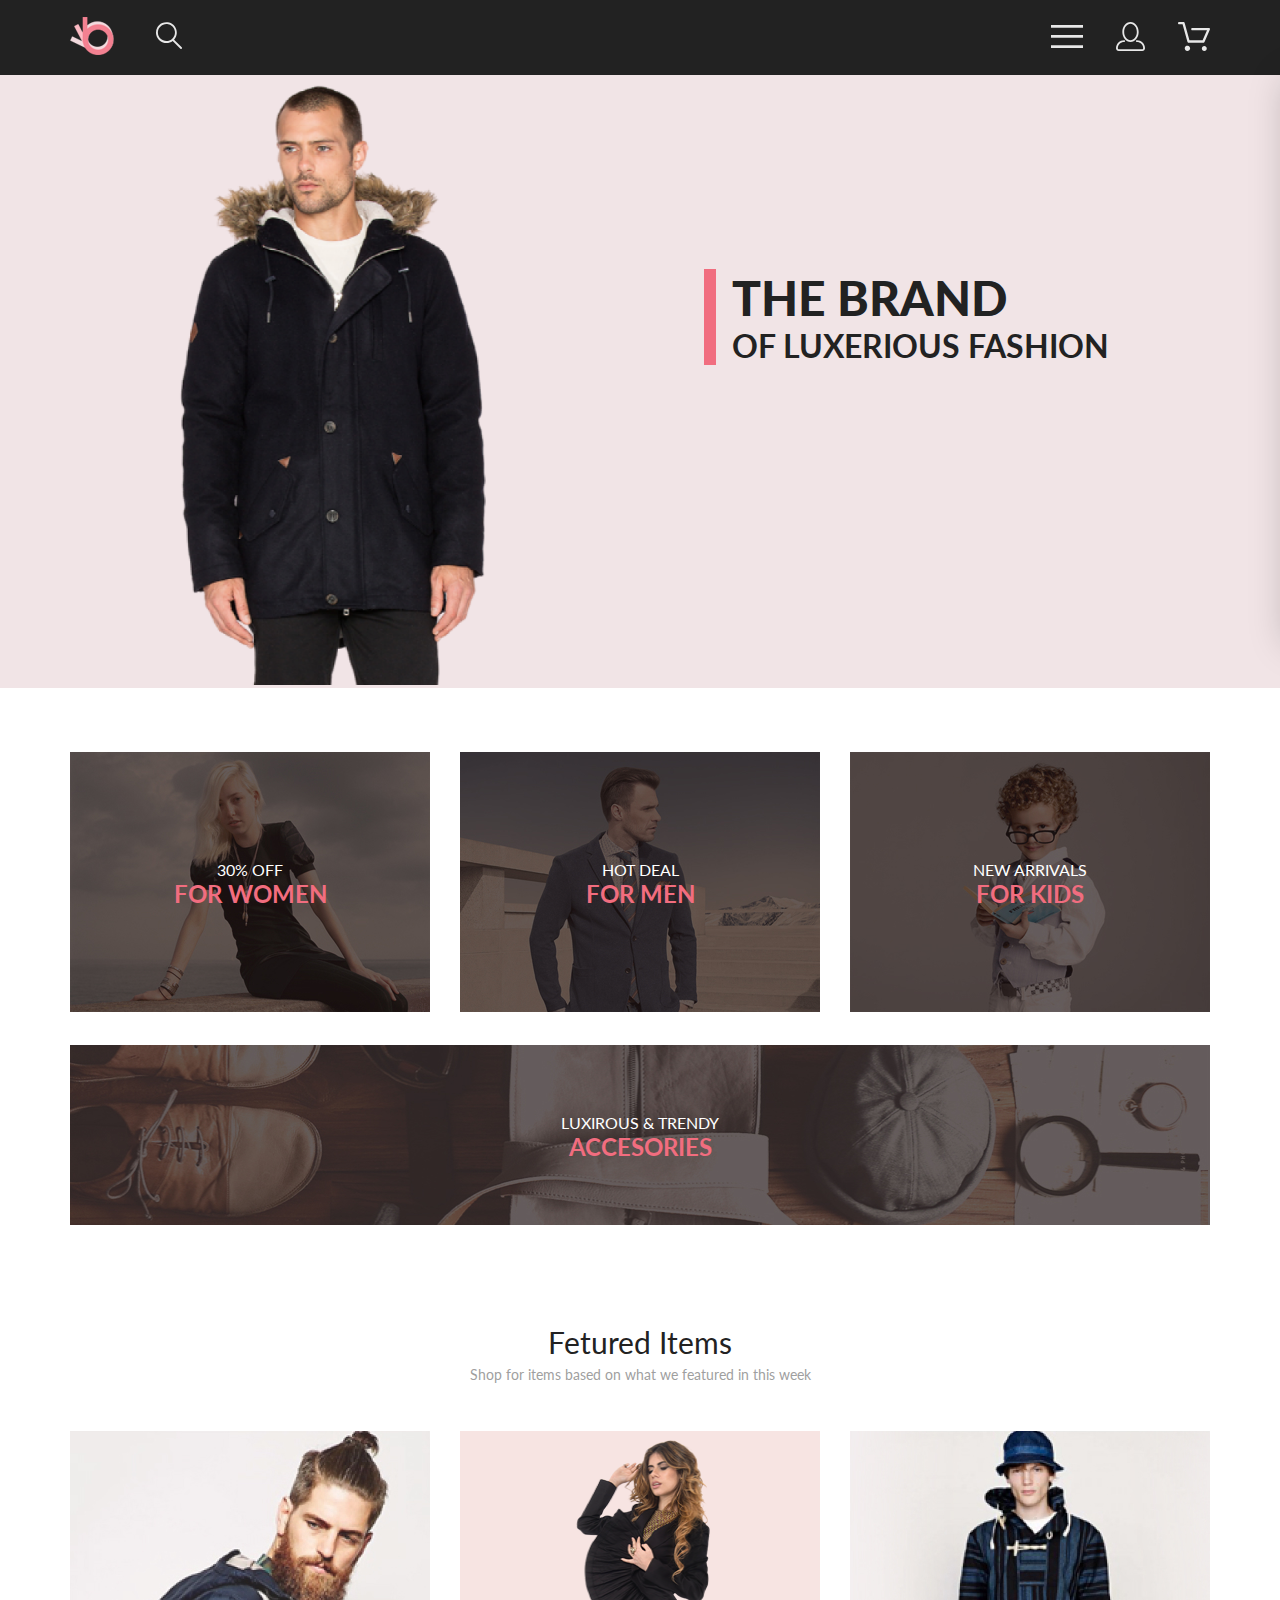
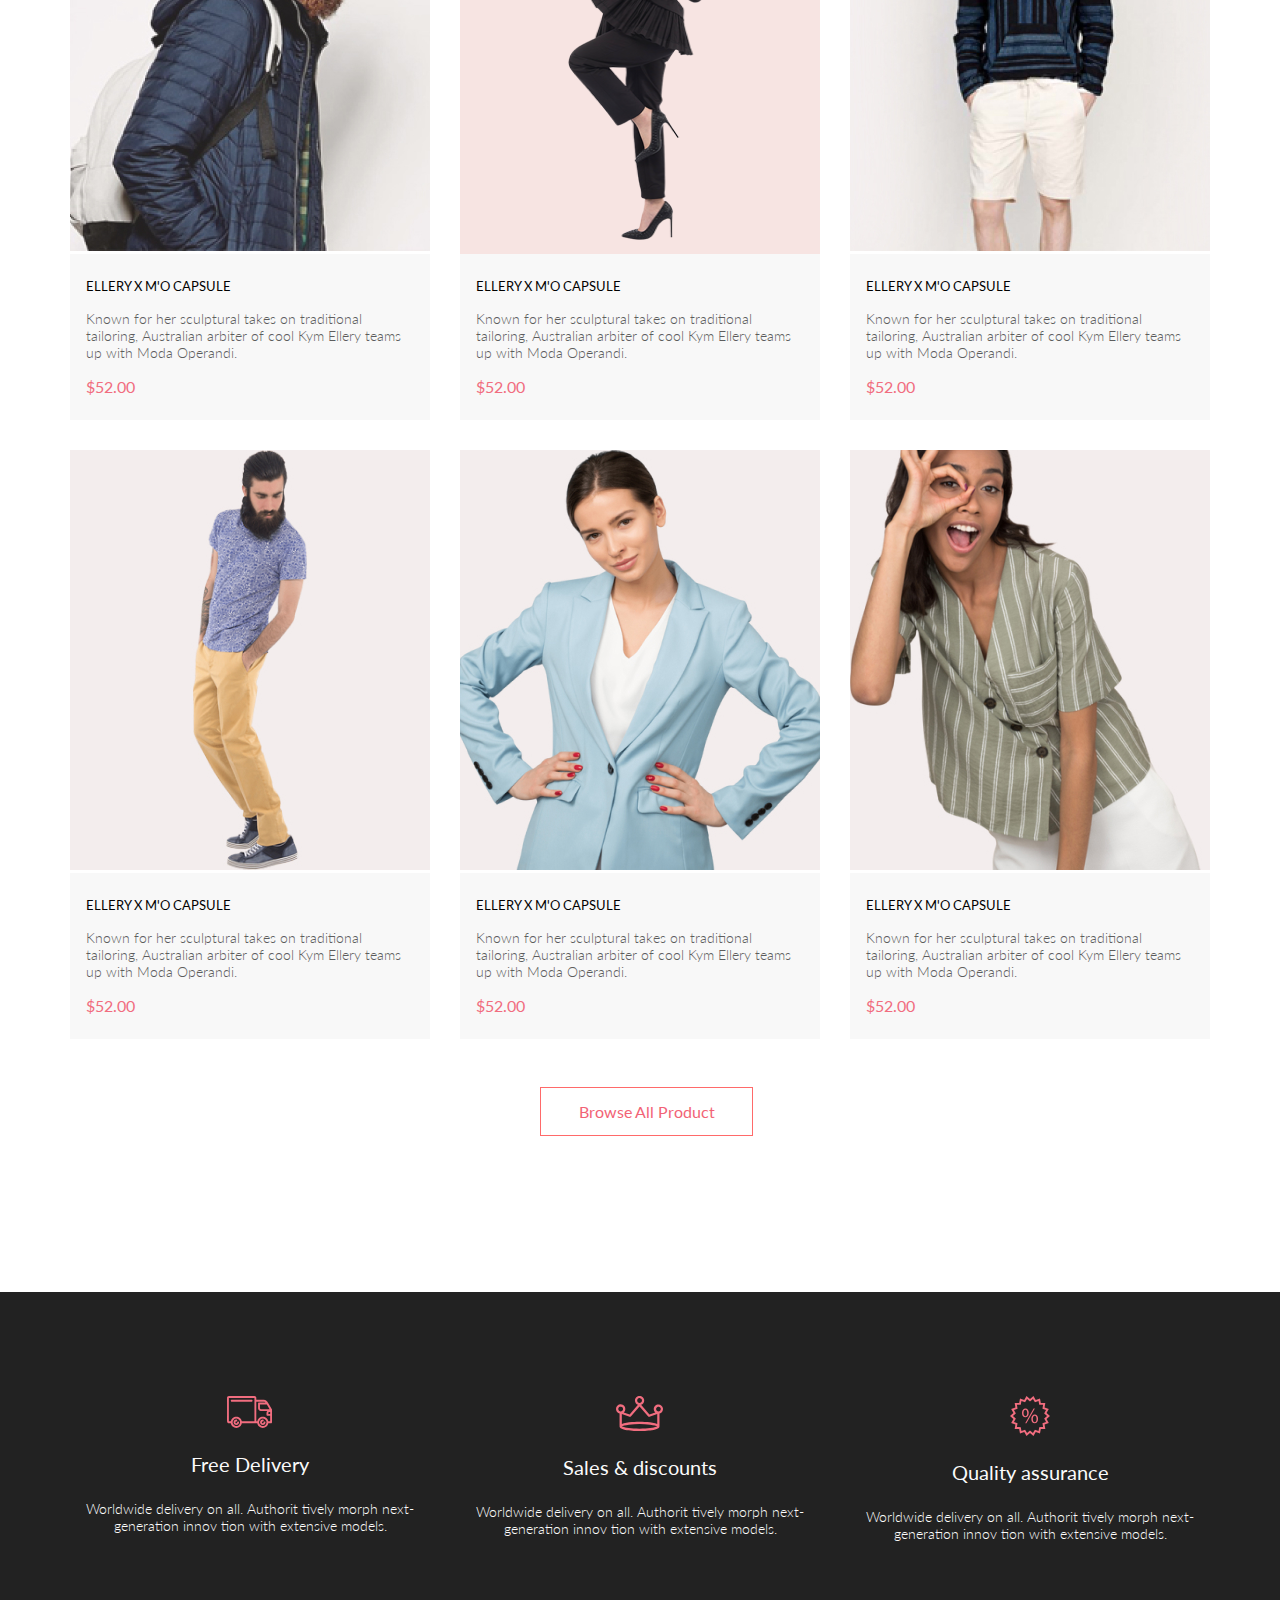
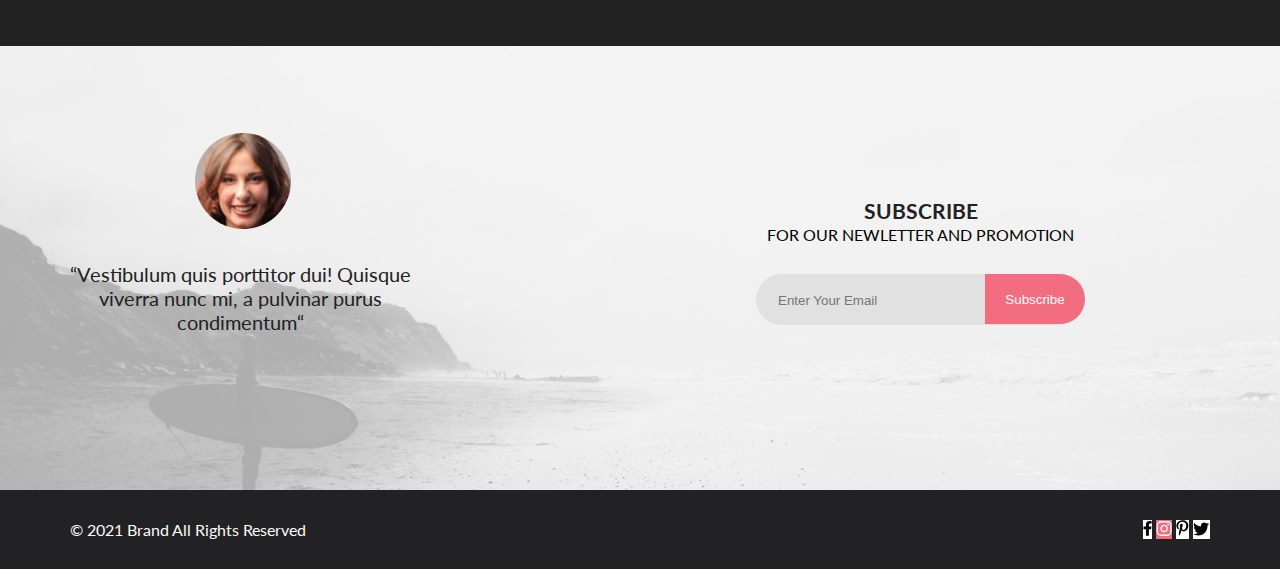
<file: index.html>
<!DOCTYPE html>
<html lang="en">

<head>
    <link rel="preconnect" href="https://fonts.googleapis.com">
    <link rel="preconnect" href="https://fonts.gstatic.com" crossorigin>
    <link href="https://fonts.googleapis.com/css2?family=Lato:wght@300;400;700;900&display=swap" rel="stylesheet">
    <meta charset="UTF-8">
    <meta http-equiv="X-UA-Compatible" content="IE=edge">
    <meta name="viewport" content="width=device-width, initial-scale=1.0">
    <title>Document</title>
    <link rel="stylesheet" href="style.css">
</head>

<body>
    <div class="top">
        <header class="header center">
            <div class="header__left">
                <a href="index.html"><img src="img/logo.png" alt="logo"></a>
                <a href="#"><img src="img/search.svg" alt="search"></a>
            </div>
            <nav class="header__right">
                <label for="header__check"><img src="img/menu.svg" alt="menu"></label>
                <a class="header__link-site" href="registration.html"><img src="img/reg.svg" alt="reg"></a>
                <a class="header__link-site" href="cart.html"><img src="img/cart.svg" alt="cart"></a>
            </nav>
            <input class="header__checkbox" id="header__check" type="checkbox">
            <div class="mobile-menu">
                <div class="mobile-menu__link-site">
                    <a href="registration.html">
                        <svg width="29" height="29" viewBox="0 0 29 29" fill="none" xmlns="http://www.w3.org/2000/svg">
                            <path
                                d="M14.5 19.937C19 19.937 22.656 15.464 22.656 9.968C22.656 4.472 19 0 14.5 0C13.3631 0.0217413 12.2463 0.303398 11.2351 0.823397C10.2239 1.34339 9.34507 2.08794 8.66602 3C7.12663 4.99573 6.30819 7.45381 6.34399 9.974C6.34399 15.465 10 19.937 14.5 19.937ZM14.5 1.813C18 1.813 20.844 5.472 20.844 9.969C20.844 14.466 17.998 18.125 14.5 18.125C11.002 18.125 8.15603 14.465 8.15503 9.969C8.15403 5.473 11 1.813 14.5 1.813ZM20.844 18.125C20.6036 18.125 20.373 18.2205 20.203 18.3905C20.033 18.5605 19.9375 18.7911 19.9375 19.0315C19.9375 19.2719 20.033 19.5025 20.203 19.6725C20.373 19.8425 20.6036 19.938 20.844 19.938C22.526 19.9399 24.1386 20.6088 25.3279 21.7982C26.5172 22.9875 27.1861 24.6 27.188 26.282C27.1875 26.5221 27.0918 26.7523 26.922 26.9221C26.7522 27.0918 26.5221 27.1875 26.282 27.188H2.71997C2.47985 27.1875 2.24975 27.0918 2.07996 26.9221C1.91016 26.7523 1.81449 26.5221 1.81396 26.282C1.81608 24.6001 2.48517 22.9877 3.67444 21.7985C4.86371 20.6092 6.47608 19.9401 8.15796 19.938C8.39824 19.938 8.62868 19.8425 8.79858 19.6726C8.96849 19.5027 9.06396 19.2723 9.06396 19.032C9.06396 18.7917 8.96849 18.5613 8.79858 18.3914C8.62868 18.2215 8.39824 18.126 8.15796 18.126C5.99541 18.1279 3.92201 18.9875 2.39258 20.5164C0.863144 22.0453 0.00264777 24.1185 0 26.281C0.000794067 27.0019 0.287502 27.693 0.797241 28.2027C1.30698 28.7125 1.99811 28.9992 2.71899 29H26.282C27.0027 28.9989 27.6936 28.7121 28.2031 28.2024C28.7126 27.6927 28.9992 27.0017 29 26.281C28.9974 24.1187 28.1372 22.0457 26.6083 20.5168C25.0793 18.9878 23.0063 18.1276 20.844 18.125Z"
                                fill="black" />
                        </svg>
                    </a>
                    <a href="cart.html">
                        <svg width="32" height="29" viewBox="0 0 32 29" fill="none" xmlns="http://www.w3.org/2000/svg">
                            <path
                                d="M26.2009 29C25.5532 28.9738 24.9415 28.6948 24.4972 28.2227C24.0529 27.7506 23.8114 27.1232 23.8245 26.475C23.8376 25.8269 24.1043 25.2097 24.5673 24.7559C25.0303 24.3022 25.6527 24.048 26.301 24.048C26.9493 24.048 27.5717 24.3022 28.0347 24.7559C28.4977 25.2097 28.7644 25.8269 28.7775 26.475C28.7906 27.1232 28.549 27.7506 28.1047 28.2227C27.6604 28.6948 27.0488 28.9738 26.401 29H26.2009ZM6.75293 26.32C6.75293 25.79 6.91011 25.2718 7.20459 24.8311C7.49907 24.3904 7.91764 24.0469 8.40735 23.844C8.89705 23.6412 9.43594 23.5881 9.95581 23.6915C10.4757 23.7949 10.9532 24.0502 11.328 24.425C11.7028 24.7998 11.9581 25.2773 12.0615 25.7972C12.1649 26.317 12.1118 26.8559 11.9089 27.3456C11.7061 27.8353 11.3626 28.2539 10.9219 28.5483C10.4812 28.8428 9.96304 29 9.43298 29C9.08087 29.0003 8.73212 28.9311 8.40674 28.7966C8.08136 28.662 7.78569 28.4646 7.53662 28.2158C7.28755 27.9669 7.09001 27.6713 6.9552 27.3461C6.82039 27.0208 6.75098 26.6721 6.75098 26.32H6.75293ZM10.553 20.686C10.2935 20.6868 10.0409 20.6024 9.83411 20.4457C9.62727 20.2891 9.47758 20.0689 9.40796 19.819L4.57495 2.36401H1.18201C0.868521 2.36401 0.567859 2.23947 0.346191 2.01781C0.124523 1.79614 0 1.49549 0 1.18201C0 0.868519 0.124523 0.567873 0.346191 0.346205C0.567859 0.124537 0.868521 5.81268e-06 1.18201 5.81268e-06H5.46301C5.7225 -0.00080736 5.97504 0.0837201 6.18176 0.240568C6.38848 0.397416 6.53784 0.617884 6.60693 0.868006L11.4399 18.323H24.6179L29.001 8.27501H14.401C14.2428 8.27961 14.0854 8.25242 13.9379 8.19507C13.7904 8.13771 13.6559 8.05134 13.5424 7.94108C13.4288 7.83082 13.3386 7.69891 13.277 7.55315C13.2154 7.40739 13.1836 7.25075 13.1836 7.0925C13.1836 6.93426 13.2154 6.77762 13.277 6.63186C13.3386 6.4861 13.4288 6.35419 13.5424 6.24393C13.6559 6.13367 13.7904 6.0473 13.9379 5.98994C14.0854 5.93259 14.2428 5.90541 14.401 5.91001H30.814C31.0097 5.90996 31.2022 5.95866 31.3744 6.05172C31.5465 6.14478 31.6928 6.27926 31.7999 6.44301C31.9078 6.60729 31.9734 6.79569 31.9908 6.99145C32.0083 7.18721 31.9771 7.38424 31.9 7.565L26.495 19.977C26.4026 20.1876 26.251 20.3668 26.0585 20.4927C25.866 20.6186 25.641 20.6858 25.411 20.686H10.553Z"
                                fill="black" />
                        </svg>

                    </a>
                </div>
                <h3 class="mobile-menu__heading">MENU</h3>
                <div class="mobile-menu__box">
                    <div class="mobile-menu__item">
                        <a href="catalog.html" class="mobile-menu__title">MAN</a>
                        <ul class="mobile-menu__list">
                            <li><a class="mobile-menu__link" href="#">Accessories</a></li>
                            <li><a class="mobile-menu__link" href="#">Bags</a></li>
                            <li><a class="mobile-menu__link" href="#">Denim</a></li>
                            <li><a class="mobile-menu__link" href="#">T-Shirts</a></li>
                        </ul>
                    </div>
                    <div class="mobile-menu__item">
                        <a href="catalog.html" class="mobile-menu__title">WOMAN</a>
                        <ul class="mobile-menu__list">
                            <li><a class="mobile-menu__link" href="">Accessories</a></li>
                            <li><a class="mobile-menu__link" href="">Bags</a></li>
                            <li><a class="mobile-menu__link" href="">Denim</a></li>
                            <li><a class="mobile-menu__link" href="">T-Shirts</a></li>
                        </ul>
                    </div>
                    <div class="mobile-menu__item">
                        <a href="catalog.html" class="mobile-menu__title">KIDS</a>
                        <ul class="mobile-menu__list">
                            <li><a class="mobile-menu__link" href="">Accessories</a></li>
                            <li><a class="mobile-menu__link" href="">Bags</a></li>
                            <li><a class="mobile-menu__link" href="">Denim</a></li>
                            <li><a class="mobile-menu__link" href="">T-Shirts</a></li>
                        </ul>
                    </div>
                </div>
            </div>
        </header>
        <section class="promo">
            <div class="promo__img">
                <img src="img/promo.png" alt="photo promo">
            </div>
            <div class="promo__content">
                <div class="promo__info">
                    <h1 class="promo__title">THE BRAND</h1>
                    <h2 class="promo__heading">OF LUXERIOUS FASHION</h2>
                </div>
            </div>
        </section>
        <section class="sale center">
            <div class="sale__item">
                <img src="img/si1.jpg" alt="sale image">
                <div class="sale__content">
                    <p class="sale__text">30% OFF</p>
                    <h3 class="sale__heading">FOR WOMEN</h3>
                </div>
            </div>
            <div class="sale__item">
                <img src="img/si2.jpg" alt="sale image">
                <div class="sale__content">
                    <p class="sale__text">HOT DEAL</p>
                    <h3 class="sale__heading">FOR MEN</h3>
                </div>
            </div>
            <div class="sale__item">
                <img src="img/si3.jpg" alt="sale image">
                <div class="sale__content">
                    <p class="sale__text">NEW ARRIVALS</p>
                    <h3 class="sale__heading">FOR KIDS</h3>
                </div>
            </div>
            <div class="sale__item sale__item_big">
                <img src="img/sibig.jpg" alt="sale image">
                <div class="sale__content">
                    <p class="sale__text">LUXIROUS & TRENDY</p>
                    <h3 class="sale__heading">ACCESORIES</h3>
                </div>
            </div>
        </section>
        <section class="product-box center">
            <h2 class="product-box__heading">Fetured Items</h2>
            <p class="product-box__text">Shop for items based on what we featured in this week</p>
            <div class="product-box__content">
                <div class="product">
                    <img class="product__img" src="img/product1.jpg" alt="">
                    <div class="product__content">
                        <a href="product.html" class="product__heading">ELLERY X M'O CAPSULE</a>
                        <p class="product__text">Known for her sculptural takes on traditional tailoring, Australian
                            arbiter
                            of cool Kym Ellery teams up with Moda Operandi.</p>
                        <p class="product__price">$52.00</p>
                    </div>
                    <a href="#" class="product__add"><svg width="27" height="25" viewBox="0 0 27 25" fill="none"
                            xmlns="http://www.w3.org/2000/svg">
                            <path
                                d="M21.9509 23.2667H21.8386C21.2294 23.2667 20.7177 22.7671 20.6735 22.1294C20.629 21.4607 21.1175 20.8785 21.7626 20.8346C21.788 20.8329 21.8145 20.832 21.8405 20.832C22.4575 20.832 22.9743 21.3219 23.0201 21.9487C23.0319 22.1971 22.9914 22.5514 22.736 22.8439L22.73 22.8507L22.7242 22.8575C22.5275 23.0912 22.2607 23.2321 21.9509 23.2667ZM8.21887 23.2604C7.5683 23.2604 7.03906 22.7174 7.03906 22.05C7.03906 21.3832 7.5683 20.8406 8.21887 20.8406C8.86945 20.8406 9.39868 21.3832 9.39868 22.05C9.39868 22.7174 8.86945 23.2604 8.21887 23.2604Z"
                                fill="white" />
                            <path
                                d="M21.876 22.2662C21.921 22.2549 21.9423 22.2339 21.96 22.2129C21.9678 22.2037 21.9756 22.1946 21.9835 22.1855C22.02 22.1438 22.0233 22.0553 22.0224 22.0105C22.0092 21.9044 21.9185 21.8315 21.8412 21.8315C21.8375 21.8315 21.8336 21.8317 21.8312 21.8318C21.7531 21.8372 21.6653 21.9409 21.6719 22.0625C21.6813 22.1793 21.7675 22.2662 21.8392 22.2662H21.876ZM8.21954 22.2599C8.31873 22.2599 8.39935 22.1655 8.39935 22.0496C8.39935 21.9341 8.31873 21.8401 8.21954 21.8401C8.12042 21.8401 8.03973 21.9341 8.03973 22.0496C8.03973 22.1655 8.12042 22.2599 8.21954 22.2599ZM21.9995 24.2662C21.9517 24.2662 21.8878 24.2662 21.8392 24.2662C20.7017 24.2662 19.7567 23.3545 19.6765 22.198C19.5964 20.9929 20.4937 19.9183 21.6953 19.8364C21.7441 19.8331 21.7928 19.8315 21.8412 19.8315C22.9799 19.8315 23.9413 20.7324 24.019 21.8884C24.0505 22.4915 23.8741 23.0612 23.4898 23.5012C23.1055 23.9575 22.5764 24.2177 21.9995 24.2662ZM8.21954 24.2599C7.01532 24.2599 6.03973 23.2709 6.03973 22.0496C6.03973 20.8291 7.01532 19.8401 8.21954 19.8401C9.42371 19.8401 10.3994 20.8291 10.3994 22.0496C10.3994 23.2709 9.42371 24.2599 8.21954 24.2599ZM21.1984 17.3938H9.13306C8.70013 17.3938 8.31586 17.1005 8.20331 16.6775L4.27753 2.24768H1.52173C0.993408 2.24768 0.560547 1.80859 0.560547 1.27039C0.560547 0.733032 0.993408 0.292969 1.52173 0.292969H4.99933C5.43134 0.292969 5.81561 0.586304 5.9281 1.01025L9.85394 15.4391H20.5576L24.1144 7.13379H12.2578C11.7286 7.13379 11.2957 6.69373 11.2957 6.15649C11.2957 5.61914 11.7286 5.17908 12.2578 5.17908H25.5886C25.9091 5.17908 26.2141 5.34192 26.3896 5.61914C26.566 5.89539 26.5984 6.23743 26.4697 6.547L22.0795 16.807C21.9193 17.1653 21.5827 17.3938 21.1984 17.3938Z"
                                fill="white" />
                            <path
                                d="M21.876 22.2662C21.921 22.2549 21.9423 22.2339 21.96 22.2129C21.9678 22.2037 21.9756 22.1946 21.9835 22.1855C22.02 22.1438 22.0233 22.0553 22.0224 22.0105C22.0092 21.9044 21.9185 21.8315 21.8412 21.8315C21.8375 21.8315 21.8336 21.8317 21.8312 21.8318C21.7531 21.8372 21.6653 21.9409 21.6719 22.0625C21.6813 22.1793 21.7675 22.2662 21.8392 22.2662H21.876ZM8.21954 22.2599C8.31873 22.2599 8.39935 22.1655 8.39935 22.0496C8.39935 21.9341 8.31873 21.8401 8.21954 21.8401C8.12042 21.8401 8.03973 21.9341 8.03973 22.0496C8.03973 22.1655 8.12042 22.2599 8.21954 22.2599ZM21.9995 24.2662C21.9517 24.2662 21.8878 24.2662 21.8392 24.2662C20.7017 24.2662 19.7567 23.3545 19.6765 22.198C19.5964 20.9929 20.4937 19.9183 21.6953 19.8364C21.7441 19.8331 21.7928 19.8315 21.8412 19.8315C22.9799 19.8315 23.9413 20.7324 24.019 21.8884C24.0505 22.4915 23.8741 23.0612 23.4898 23.5012C23.1055 23.9575 22.5764 24.2177 21.9995 24.2662ZM8.21954 24.2599C7.01532 24.2599 6.03973 23.2709 6.03973 22.0496C6.03973 20.8291 7.01532 19.8401 8.21954 19.8401C9.42371 19.8401 10.3994 20.8291 10.3994 22.0496C10.3994 23.2709 9.42371 24.2599 8.21954 24.2599ZM21.1984 17.3938H9.13306C8.70013 17.3938 8.31586 17.1005 8.20331 16.6775L4.27753 2.24768H1.52173C0.993408 2.24768 0.560547 1.80859 0.560547 1.27039C0.560547 0.733032 0.993408 0.292969 1.52173 0.292969H4.99933C5.43134 0.292969 5.81561 0.586304 5.9281 1.01025L9.85394 15.4391H20.5576L24.1144 7.13379H12.2578C11.7286 7.13379 11.2957 6.69373 11.2957 6.15649C11.2957 5.61914 11.7286 5.17908 12.2578 5.17908H25.5886C25.9091 5.17908 26.2141 5.34192 26.3896 5.61914C26.566 5.89539 26.5984 6.23743 26.4697 6.547L22.0795 16.807C21.9193 17.1653 21.5827 17.3938 21.1984 17.3938Z"
                                fill="white" />
                        </svg>
                        Add to Cart</a>
                </div>
                <div class="product girl1">
                    <img class="product__img girl" src="img/pr2.png" alt="">
                    <div class="product__content">
                        <a href="product.html" class="product__heading">ELLERY X M'O CAPSULE</a>
                        <p class="product__text">Known for her sculptural takes on traditional tailoring, Australian
                            arbiter
                            of cool Kym Ellery teams up with Moda Operandi.</p>
                        <p class="product__price">$52.00</p>
                    </div>
                    <a href="#" class="product__add"><svg width="27" height="25" viewBox="0 0 27 25" fill="none"
                            xmlns="http://www.w3.org/2000/svg">
                            <path
                                d="M21.9509 23.2667H21.8386C21.2294 23.2667 20.7177 22.7671 20.6735 22.1294C20.629 21.4607 21.1175 20.8785 21.7626 20.8346C21.788 20.8329 21.8145 20.832 21.8405 20.832C22.4575 20.832 22.9743 21.3219 23.0201 21.9487C23.0319 22.1971 22.9914 22.5514 22.736 22.8439L22.73 22.8507L22.7242 22.8575C22.5275 23.0912 22.2607 23.2321 21.9509 23.2667ZM8.21887 23.2604C7.5683 23.2604 7.03906 22.7174 7.03906 22.05C7.03906 21.3832 7.5683 20.8406 8.21887 20.8406C8.86945 20.8406 9.39868 21.3832 9.39868 22.05C9.39868 22.7174 8.86945 23.2604 8.21887 23.2604Z"
                                fill="white" />
                            <path
                                d="M21.876 22.2662C21.921 22.2549 21.9423 22.2339 21.96 22.2129C21.9678 22.2037 21.9756 22.1946 21.9835 22.1855C22.02 22.1438 22.0233 22.0553 22.0224 22.0105C22.0092 21.9044 21.9185 21.8315 21.8412 21.8315C21.8375 21.8315 21.8336 21.8317 21.8312 21.8318C21.7531 21.8372 21.6653 21.9409 21.6719 22.0625C21.6813 22.1793 21.7675 22.2662 21.8392 22.2662H21.876ZM8.21954 22.2599C8.31873 22.2599 8.39935 22.1655 8.39935 22.0496C8.39935 21.9341 8.31873 21.8401 8.21954 21.8401C8.12042 21.8401 8.03973 21.9341 8.03973 22.0496C8.03973 22.1655 8.12042 22.2599 8.21954 22.2599ZM21.9995 24.2662C21.9517 24.2662 21.8878 24.2662 21.8392 24.2662C20.7017 24.2662 19.7567 23.3545 19.6765 22.198C19.5964 20.9929 20.4937 19.9183 21.6953 19.8364C21.7441 19.8331 21.7928 19.8315 21.8412 19.8315C22.9799 19.8315 23.9413 20.7324 24.019 21.8884C24.0505 22.4915 23.8741 23.0612 23.4898 23.5012C23.1055 23.9575 22.5764 24.2177 21.9995 24.2662ZM8.21954 24.2599C7.01532 24.2599 6.03973 23.2709 6.03973 22.0496C6.03973 20.8291 7.01532 19.8401 8.21954 19.8401C9.42371 19.8401 10.3994 20.8291 10.3994 22.0496C10.3994 23.2709 9.42371 24.2599 8.21954 24.2599ZM21.1984 17.3938H9.13306C8.70013 17.3938 8.31586 17.1005 8.20331 16.6775L4.27753 2.24768H1.52173C0.993408 2.24768 0.560547 1.80859 0.560547 1.27039C0.560547 0.733032 0.993408 0.292969 1.52173 0.292969H4.99933C5.43134 0.292969 5.81561 0.586304 5.9281 1.01025L9.85394 15.4391H20.5576L24.1144 7.13379H12.2578C11.7286 7.13379 11.2957 6.69373 11.2957 6.15649C11.2957 5.61914 11.7286 5.17908 12.2578 5.17908H25.5886C25.9091 5.17908 26.2141 5.34192 26.3896 5.61914C26.566 5.89539 26.5984 6.23743 26.4697 6.547L22.0795 16.807C21.9193 17.1653 21.5827 17.3938 21.1984 17.3938Z"
                                fill="white" />
                            <path
                                d="M21.876 22.2662C21.921 22.2549 21.9423 22.2339 21.96 22.2129C21.9678 22.2037 21.9756 22.1946 21.9835 22.1855C22.02 22.1438 22.0233 22.0553 22.0224 22.0105C22.0092 21.9044 21.9185 21.8315 21.8412 21.8315C21.8375 21.8315 21.8336 21.8317 21.8312 21.8318C21.7531 21.8372 21.6653 21.9409 21.6719 22.0625C21.6813 22.1793 21.7675 22.2662 21.8392 22.2662H21.876ZM8.21954 22.2599C8.31873 22.2599 8.39935 22.1655 8.39935 22.0496C8.39935 21.9341 8.31873 21.8401 8.21954 21.8401C8.12042 21.8401 8.03973 21.9341 8.03973 22.0496C8.03973 22.1655 8.12042 22.2599 8.21954 22.2599ZM21.9995 24.2662C21.9517 24.2662 21.8878 24.2662 21.8392 24.2662C20.7017 24.2662 19.7567 23.3545 19.6765 22.198C19.5964 20.9929 20.4937 19.9183 21.6953 19.8364C21.7441 19.8331 21.7928 19.8315 21.8412 19.8315C22.9799 19.8315 23.9413 20.7324 24.019 21.8884C24.0505 22.4915 23.8741 23.0612 23.4898 23.5012C23.1055 23.9575 22.5764 24.2177 21.9995 24.2662ZM8.21954 24.2599C7.01532 24.2599 6.03973 23.2709 6.03973 22.0496C6.03973 20.8291 7.01532 19.8401 8.21954 19.8401C9.42371 19.8401 10.3994 20.8291 10.3994 22.0496C10.3994 23.2709 9.42371 24.2599 8.21954 24.2599ZM21.1984 17.3938H9.13306C8.70013 17.3938 8.31586 17.1005 8.20331 16.6775L4.27753 2.24768H1.52173C0.993408 2.24768 0.560547 1.80859 0.560547 1.27039C0.560547 0.733032 0.993408 0.292969 1.52173 0.292969H4.99933C5.43134 0.292969 5.81561 0.586304 5.9281 1.01025L9.85394 15.4391H20.5576L24.1144 7.13379H12.2578C11.7286 7.13379 11.2957 6.69373 11.2957 6.15649C11.2957 5.61914 11.7286 5.17908 12.2578 5.17908H25.5886C25.9091 5.17908 26.2141 5.34192 26.3896 5.61914C26.566 5.89539 26.5984 6.23743 26.4697 6.547L22.0795 16.807C21.9193 17.1653 21.5827 17.3938 21.1984 17.3938Z"
                                fill="white" />
                        </svg>
                        Add to Cart</a>
                </div>
                <div class="product">
                    <img class="product__img" src="img/product3.jpg" alt="">
                    <div class="product__content">
                        <a href="product.html" class="product__heading">ELLERY X M'O CAPSULE</a>
                        <p class="product__text">Known for her sculptural takes on traditional tailoring, Australian
                            arbiter
                            of cool Kym Ellery teams up with Moda Operandi.</p>
                        <p class="product__price">$52.00</p>
                    </div>
                    <a href="#" class="product__add"><svg width="27" height="25" viewBox="0 0 27 25" fill="none"
                            xmlns="http://www.w3.org/2000/svg">
                            <path
                                d="M21.9509 23.2667H21.8386C21.2294 23.2667 20.7177 22.7671 20.6735 22.1294C20.629 21.4607 21.1175 20.8785 21.7626 20.8346C21.788 20.8329 21.8145 20.832 21.8405 20.832C22.4575 20.832 22.9743 21.3219 23.0201 21.9487C23.0319 22.1971 22.9914 22.5514 22.736 22.8439L22.73 22.8507L22.7242 22.8575C22.5275 23.0912 22.2607 23.2321 21.9509 23.2667ZM8.21887 23.2604C7.5683 23.2604 7.03906 22.7174 7.03906 22.05C7.03906 21.3832 7.5683 20.8406 8.21887 20.8406C8.86945 20.8406 9.39868 21.3832 9.39868 22.05C9.39868 22.7174 8.86945 23.2604 8.21887 23.2604Z"
                                fill="white" />
                            <path
                                d="M21.876 22.2662C21.921 22.2549 21.9423 22.2339 21.96 22.2129C21.9678 22.2037 21.9756 22.1946 21.9835 22.1855C22.02 22.1438 22.0233 22.0553 22.0224 22.0105C22.0092 21.9044 21.9185 21.8315 21.8412 21.8315C21.8375 21.8315 21.8336 21.8317 21.8312 21.8318C21.7531 21.8372 21.6653 21.9409 21.6719 22.0625C21.6813 22.1793 21.7675 22.2662 21.8392 22.2662H21.876ZM8.21954 22.2599C8.31873 22.2599 8.39935 22.1655 8.39935 22.0496C8.39935 21.9341 8.31873 21.8401 8.21954 21.8401C8.12042 21.8401 8.03973 21.9341 8.03973 22.0496C8.03973 22.1655 8.12042 22.2599 8.21954 22.2599ZM21.9995 24.2662C21.9517 24.2662 21.8878 24.2662 21.8392 24.2662C20.7017 24.2662 19.7567 23.3545 19.6765 22.198C19.5964 20.9929 20.4937 19.9183 21.6953 19.8364C21.7441 19.8331 21.7928 19.8315 21.8412 19.8315C22.9799 19.8315 23.9413 20.7324 24.019 21.8884C24.0505 22.4915 23.8741 23.0612 23.4898 23.5012C23.1055 23.9575 22.5764 24.2177 21.9995 24.2662ZM8.21954 24.2599C7.01532 24.2599 6.03973 23.2709 6.03973 22.0496C6.03973 20.8291 7.01532 19.8401 8.21954 19.8401C9.42371 19.8401 10.3994 20.8291 10.3994 22.0496C10.3994 23.2709 9.42371 24.2599 8.21954 24.2599ZM21.1984 17.3938H9.13306C8.70013 17.3938 8.31586 17.1005 8.20331 16.6775L4.27753 2.24768H1.52173C0.993408 2.24768 0.560547 1.80859 0.560547 1.27039C0.560547 0.733032 0.993408 0.292969 1.52173 0.292969H4.99933C5.43134 0.292969 5.81561 0.586304 5.9281 1.01025L9.85394 15.4391H20.5576L24.1144 7.13379H12.2578C11.7286 7.13379 11.2957 6.69373 11.2957 6.15649C11.2957 5.61914 11.7286 5.17908 12.2578 5.17908H25.5886C25.9091 5.17908 26.2141 5.34192 26.3896 5.61914C26.566 5.89539 26.5984 6.23743 26.4697 6.547L22.0795 16.807C21.9193 17.1653 21.5827 17.3938 21.1984 17.3938Z"
                                fill="white" />
                            <path
                                d="M21.876 22.2662C21.921 22.2549 21.9423 22.2339 21.96 22.2129C21.9678 22.2037 21.9756 22.1946 21.9835 22.1855C22.02 22.1438 22.0233 22.0553 22.0224 22.0105C22.0092 21.9044 21.9185 21.8315 21.8412 21.8315C21.8375 21.8315 21.8336 21.8317 21.8312 21.8318C21.7531 21.8372 21.6653 21.9409 21.6719 22.0625C21.6813 22.1793 21.7675 22.2662 21.8392 22.2662H21.876ZM8.21954 22.2599C8.31873 22.2599 8.39935 22.1655 8.39935 22.0496C8.39935 21.9341 8.31873 21.8401 8.21954 21.8401C8.12042 21.8401 8.03973 21.9341 8.03973 22.0496C8.03973 22.1655 8.12042 22.2599 8.21954 22.2599ZM21.9995 24.2662C21.9517 24.2662 21.8878 24.2662 21.8392 24.2662C20.7017 24.2662 19.7567 23.3545 19.6765 22.198C19.5964 20.9929 20.4937 19.9183 21.6953 19.8364C21.7441 19.8331 21.7928 19.8315 21.8412 19.8315C22.9799 19.8315 23.9413 20.7324 24.019 21.8884C24.0505 22.4915 23.8741 23.0612 23.4898 23.5012C23.1055 23.9575 22.5764 24.2177 21.9995 24.2662ZM8.21954 24.2599C7.01532 24.2599 6.03973 23.2709 6.03973 22.0496C6.03973 20.8291 7.01532 19.8401 8.21954 19.8401C9.42371 19.8401 10.3994 20.8291 10.3994 22.0496C10.3994 23.2709 9.42371 24.2599 8.21954 24.2599ZM21.1984 17.3938H9.13306C8.70013 17.3938 8.31586 17.1005 8.20331 16.6775L4.27753 2.24768H1.52173C0.993408 2.24768 0.560547 1.80859 0.560547 1.27039C0.560547 0.733032 0.993408 0.292969 1.52173 0.292969H4.99933C5.43134 0.292969 5.81561 0.586304 5.9281 1.01025L9.85394 15.4391H20.5576L24.1144 7.13379H12.2578C11.7286 7.13379 11.2957 6.69373 11.2957 6.15649C11.2957 5.61914 11.7286 5.17908 12.2578 5.17908H25.5886C25.9091 5.17908 26.2141 5.34192 26.3896 5.61914C26.566 5.89539 26.5984 6.23743 26.4697 6.547L22.0795 16.807C21.9193 17.1653 21.5827 17.3938 21.1984 17.3938Z"
                                fill="white" />
                        </svg>
                        Add to Cart</a>
                </div>
                <div class="product">
                    <img class="product__img" src="img/product4.jpg" alt="">
                    <div class="product__content">
                        <a href="product.html" class="product__heading">ELLERY X M'O CAPSULE</a>
                        <p class="product__text">Known for her sculptural takes on traditional tailoring, Australian
                            arbiter
                            of cool Kym Ellery teams up with Moda Operandi.</p>
                        <p class="product__price">$52.00</p>
                    </div>
                    <a href="#" class="product__add"><svg width="27" height="25" viewBox="0 0 27 25" fill="none"
                            xmlns="http://www.w3.org/2000/svg">
                            <path
                                d="M21.9509 23.2667H21.8386C21.2294 23.2667 20.7177 22.7671 20.6735 22.1294C20.629 21.4607 21.1175 20.8785 21.7626 20.8346C21.788 20.8329 21.8145 20.832 21.8405 20.832C22.4575 20.832 22.9743 21.3219 23.0201 21.9487C23.0319 22.1971 22.9914 22.5514 22.736 22.8439L22.73 22.8507L22.7242 22.8575C22.5275 23.0912 22.2607 23.2321 21.9509 23.2667ZM8.21887 23.2604C7.5683 23.2604 7.03906 22.7174 7.03906 22.05C7.03906 21.3832 7.5683 20.8406 8.21887 20.8406C8.86945 20.8406 9.39868 21.3832 9.39868 22.05C9.39868 22.7174 8.86945 23.2604 8.21887 23.2604Z"
                                fill="white" />
                            <path
                                d="M21.876 22.2662C21.921 22.2549 21.9423 22.2339 21.96 22.2129C21.9678 22.2037 21.9756 22.1946 21.9835 22.1855C22.02 22.1438 22.0233 22.0553 22.0224 22.0105C22.0092 21.9044 21.9185 21.8315 21.8412 21.8315C21.8375 21.8315 21.8336 21.8317 21.8312 21.8318C21.7531 21.8372 21.6653 21.9409 21.6719 22.0625C21.6813 22.1793 21.7675 22.2662 21.8392 22.2662H21.876ZM8.21954 22.2599C8.31873 22.2599 8.39935 22.1655 8.39935 22.0496C8.39935 21.9341 8.31873 21.8401 8.21954 21.8401C8.12042 21.8401 8.03973 21.9341 8.03973 22.0496C8.03973 22.1655 8.12042 22.2599 8.21954 22.2599ZM21.9995 24.2662C21.9517 24.2662 21.8878 24.2662 21.8392 24.2662C20.7017 24.2662 19.7567 23.3545 19.6765 22.198C19.5964 20.9929 20.4937 19.9183 21.6953 19.8364C21.7441 19.8331 21.7928 19.8315 21.8412 19.8315C22.9799 19.8315 23.9413 20.7324 24.019 21.8884C24.0505 22.4915 23.8741 23.0612 23.4898 23.5012C23.1055 23.9575 22.5764 24.2177 21.9995 24.2662ZM8.21954 24.2599C7.01532 24.2599 6.03973 23.2709 6.03973 22.0496C6.03973 20.8291 7.01532 19.8401 8.21954 19.8401C9.42371 19.8401 10.3994 20.8291 10.3994 22.0496C10.3994 23.2709 9.42371 24.2599 8.21954 24.2599ZM21.1984 17.3938H9.13306C8.70013 17.3938 8.31586 17.1005 8.20331 16.6775L4.27753 2.24768H1.52173C0.993408 2.24768 0.560547 1.80859 0.560547 1.27039C0.560547 0.733032 0.993408 0.292969 1.52173 0.292969H4.99933C5.43134 0.292969 5.81561 0.586304 5.9281 1.01025L9.85394 15.4391H20.5576L24.1144 7.13379H12.2578C11.7286 7.13379 11.2957 6.69373 11.2957 6.15649C11.2957 5.61914 11.7286 5.17908 12.2578 5.17908H25.5886C25.9091 5.17908 26.2141 5.34192 26.3896 5.61914C26.566 5.89539 26.5984 6.23743 26.4697 6.547L22.0795 16.807C21.9193 17.1653 21.5827 17.3938 21.1984 17.3938Z"
                                fill="white" />
                            <path
                                d="M21.876 22.2662C21.921 22.2549 21.9423 22.2339 21.96 22.2129C21.9678 22.2037 21.9756 22.1946 21.9835 22.1855C22.02 22.1438 22.0233 22.0553 22.0224 22.0105C22.0092 21.9044 21.9185 21.8315 21.8412 21.8315C21.8375 21.8315 21.8336 21.8317 21.8312 21.8318C21.7531 21.8372 21.6653 21.9409 21.6719 22.0625C21.6813 22.1793 21.7675 22.2662 21.8392 22.2662H21.876ZM8.21954 22.2599C8.31873 22.2599 8.39935 22.1655 8.39935 22.0496C8.39935 21.9341 8.31873 21.8401 8.21954 21.8401C8.12042 21.8401 8.03973 21.9341 8.03973 22.0496C8.03973 22.1655 8.12042 22.2599 8.21954 22.2599ZM21.9995 24.2662C21.9517 24.2662 21.8878 24.2662 21.8392 24.2662C20.7017 24.2662 19.7567 23.3545 19.6765 22.198C19.5964 20.9929 20.4937 19.9183 21.6953 19.8364C21.7441 19.8331 21.7928 19.8315 21.8412 19.8315C22.9799 19.8315 23.9413 20.7324 24.019 21.8884C24.0505 22.4915 23.8741 23.0612 23.4898 23.5012C23.1055 23.9575 22.5764 24.2177 21.9995 24.2662ZM8.21954 24.2599C7.01532 24.2599 6.03973 23.2709 6.03973 22.0496C6.03973 20.8291 7.01532 19.8401 8.21954 19.8401C9.42371 19.8401 10.3994 20.8291 10.3994 22.0496C10.3994 23.2709 9.42371 24.2599 8.21954 24.2599ZM21.1984 17.3938H9.13306C8.70013 17.3938 8.31586 17.1005 8.20331 16.6775L4.27753 2.24768H1.52173C0.993408 2.24768 0.560547 1.80859 0.560547 1.27039C0.560547 0.733032 0.993408 0.292969 1.52173 0.292969H4.99933C5.43134 0.292969 5.81561 0.586304 5.9281 1.01025L9.85394 15.4391H20.5576L24.1144 7.13379H12.2578C11.7286 7.13379 11.2957 6.69373 11.2957 6.15649C11.2957 5.61914 11.7286 5.17908 12.2578 5.17908H25.5886C25.9091 5.17908 26.2141 5.34192 26.3896 5.61914C26.566 5.89539 26.5984 6.23743 26.4697 6.547L22.0795 16.807C21.9193 17.1653 21.5827 17.3938 21.1984 17.3938Z"
                                fill="white" />
                        </svg>
                        Add to Cart</a>
                </div>
                <div class="product">
                    <img class="product__img" src="img/product5.jpg" alt="">
                    <div class="product__content">
                        <a href="product.html" class="product__heading">ELLERY X M'O CAPSULE</a>
                        <p class="product__text">Known for her sculptural takes on traditional tailoring, Australian
                            arbiter
                            of cool Kym Ellery teams up with Moda Operandi.</p>
                        <p class="product__price">$52.00</p>
                    </div>
                    <a href="#" class="product__add"><svg width="27" height="25" viewBox="0 0 27 25" fill="none"
                            xmlns="http://www.w3.org/2000/svg">
                            <path
                                d="M21.9509 23.2667H21.8386C21.2294 23.2667 20.7177 22.7671 20.6735 22.1294C20.629 21.4607 21.1175 20.8785 21.7626 20.8346C21.788 20.8329 21.8145 20.832 21.8405 20.832C22.4575 20.832 22.9743 21.3219 23.0201 21.9487C23.0319 22.1971 22.9914 22.5514 22.736 22.8439L22.73 22.8507L22.7242 22.8575C22.5275 23.0912 22.2607 23.2321 21.9509 23.2667ZM8.21887 23.2604C7.5683 23.2604 7.03906 22.7174 7.03906 22.05C7.03906 21.3832 7.5683 20.8406 8.21887 20.8406C8.86945 20.8406 9.39868 21.3832 9.39868 22.05C9.39868 22.7174 8.86945 23.2604 8.21887 23.2604Z"
                                fill="white" />
                            <path
                                d="M21.876 22.2662C21.921 22.2549 21.9423 22.2339 21.96 22.2129C21.9678 22.2037 21.9756 22.1946 21.9835 22.1855C22.02 22.1438 22.0233 22.0553 22.0224 22.0105C22.0092 21.9044 21.9185 21.8315 21.8412 21.8315C21.8375 21.8315 21.8336 21.8317 21.8312 21.8318C21.7531 21.8372 21.6653 21.9409 21.6719 22.0625C21.6813 22.1793 21.7675 22.2662 21.8392 22.2662H21.876ZM8.21954 22.2599C8.31873 22.2599 8.39935 22.1655 8.39935 22.0496C8.39935 21.9341 8.31873 21.8401 8.21954 21.8401C8.12042 21.8401 8.03973 21.9341 8.03973 22.0496C8.03973 22.1655 8.12042 22.2599 8.21954 22.2599ZM21.9995 24.2662C21.9517 24.2662 21.8878 24.2662 21.8392 24.2662C20.7017 24.2662 19.7567 23.3545 19.6765 22.198C19.5964 20.9929 20.4937 19.9183 21.6953 19.8364C21.7441 19.8331 21.7928 19.8315 21.8412 19.8315C22.9799 19.8315 23.9413 20.7324 24.019 21.8884C24.0505 22.4915 23.8741 23.0612 23.4898 23.5012C23.1055 23.9575 22.5764 24.2177 21.9995 24.2662ZM8.21954 24.2599C7.01532 24.2599 6.03973 23.2709 6.03973 22.0496C6.03973 20.8291 7.01532 19.8401 8.21954 19.8401C9.42371 19.8401 10.3994 20.8291 10.3994 22.0496C10.3994 23.2709 9.42371 24.2599 8.21954 24.2599ZM21.1984 17.3938H9.13306C8.70013 17.3938 8.31586 17.1005 8.20331 16.6775L4.27753 2.24768H1.52173C0.993408 2.24768 0.560547 1.80859 0.560547 1.27039C0.560547 0.733032 0.993408 0.292969 1.52173 0.292969H4.99933C5.43134 0.292969 5.81561 0.586304 5.9281 1.01025L9.85394 15.4391H20.5576L24.1144 7.13379H12.2578C11.7286 7.13379 11.2957 6.69373 11.2957 6.15649C11.2957 5.61914 11.7286 5.17908 12.2578 5.17908H25.5886C25.9091 5.17908 26.2141 5.34192 26.3896 5.61914C26.566 5.89539 26.5984 6.23743 26.4697 6.547L22.0795 16.807C21.9193 17.1653 21.5827 17.3938 21.1984 17.3938Z"
                                fill="white" />
                            <path
                                d="M21.876 22.2662C21.921 22.2549 21.9423 22.2339 21.96 22.2129C21.9678 22.2037 21.9756 22.1946 21.9835 22.1855C22.02 22.1438 22.0233 22.0553 22.0224 22.0105C22.0092 21.9044 21.9185 21.8315 21.8412 21.8315C21.8375 21.8315 21.8336 21.8317 21.8312 21.8318C21.7531 21.8372 21.6653 21.9409 21.6719 22.0625C21.6813 22.1793 21.7675 22.2662 21.8392 22.2662H21.876ZM8.21954 22.2599C8.31873 22.2599 8.39935 22.1655 8.39935 22.0496C8.39935 21.9341 8.31873 21.8401 8.21954 21.8401C8.12042 21.8401 8.03973 21.9341 8.03973 22.0496C8.03973 22.1655 8.12042 22.2599 8.21954 22.2599ZM21.9995 24.2662C21.9517 24.2662 21.8878 24.2662 21.8392 24.2662C20.7017 24.2662 19.7567 23.3545 19.6765 22.198C19.5964 20.9929 20.4937 19.9183 21.6953 19.8364C21.7441 19.8331 21.7928 19.8315 21.8412 19.8315C22.9799 19.8315 23.9413 20.7324 24.019 21.8884C24.0505 22.4915 23.8741 23.0612 23.4898 23.5012C23.1055 23.9575 22.5764 24.2177 21.9995 24.2662ZM8.21954 24.2599C7.01532 24.2599 6.03973 23.2709 6.03973 22.0496C6.03973 20.8291 7.01532 19.8401 8.21954 19.8401C9.42371 19.8401 10.3994 20.8291 10.3994 22.0496C10.3994 23.2709 9.42371 24.2599 8.21954 24.2599ZM21.1984 17.3938H9.13306C8.70013 17.3938 8.31586 17.1005 8.20331 16.6775L4.27753 2.24768H1.52173C0.993408 2.24768 0.560547 1.80859 0.560547 1.27039C0.560547 0.733032 0.993408 0.292969 1.52173 0.292969H4.99933C5.43134 0.292969 5.81561 0.586304 5.9281 1.01025L9.85394 15.4391H20.5576L24.1144 7.13379H12.2578C11.7286 7.13379 11.2957 6.69373 11.2957 6.15649C11.2957 5.61914 11.7286 5.17908 12.2578 5.17908H25.5886C25.9091 5.17908 26.2141 5.34192 26.3896 5.61914C26.566 5.89539 26.5984 6.23743 26.4697 6.547L22.0795 16.807C21.9193 17.1653 21.5827 17.3938 21.1984 17.3938Z"
                                fill="white" />
                        </svg>
                        Add to Cart</a>
                </div>
                <div class="product">
                    <img class="product__img" src="img/product6.jpg" alt="">
                    <div class="product__content">
                        <a href="product.html" class="product__heading">ELLERY X M'O CAPSULE</a>
                        <p class="product__text">Known for her sculptural takes on traditional tailoring, Australian
                            arbiter
                            of cool Kym Ellery teams up with Moda Operandi.</p>
                        <p class="product__price">$52.00</p>
                    </div>
                    <a href="#" class="product__add"><svg width="27" height="25" viewBox="0 0 27 25" fill="none"
                            xmlns="http://www.w3.org/2000/svg">
                            <path
                                d="M21.9509 23.2667H21.8386C21.2294 23.2667 20.7177 22.7671 20.6735 22.1294C20.629 21.4607 21.1175 20.8785 21.7626 20.8346C21.788 20.8329 21.8145 20.832 21.8405 20.832C22.4575 20.832 22.9743 21.3219 23.0201 21.9487C23.0319 22.1971 22.9914 22.5514 22.736 22.8439L22.73 22.8507L22.7242 22.8575C22.5275 23.0912 22.2607 23.2321 21.9509 23.2667ZM8.21887 23.2604C7.5683 23.2604 7.03906 22.7174 7.03906 22.05C7.03906 21.3832 7.5683 20.8406 8.21887 20.8406C8.86945 20.8406 9.39868 21.3832 9.39868 22.05C9.39868 22.7174 8.86945 23.2604 8.21887 23.2604Z"
                                fill="white" />
                            <path
                                d="M21.876 22.2662C21.921 22.2549 21.9423 22.2339 21.96 22.2129C21.9678 22.2037 21.9756 22.1946 21.9835 22.1855C22.02 22.1438 22.0233 22.0553 22.0224 22.0105C22.0092 21.9044 21.9185 21.8315 21.8412 21.8315C21.8375 21.8315 21.8336 21.8317 21.8312 21.8318C21.7531 21.8372 21.6653 21.9409 21.6719 22.0625C21.6813 22.1793 21.7675 22.2662 21.8392 22.2662H21.876ZM8.21954 22.2599C8.31873 22.2599 8.39935 22.1655 8.39935 22.0496C8.39935 21.9341 8.31873 21.8401 8.21954 21.8401C8.12042 21.8401 8.03973 21.9341 8.03973 22.0496C8.03973 22.1655 8.12042 22.2599 8.21954 22.2599ZM21.9995 24.2662C21.9517 24.2662 21.8878 24.2662 21.8392 24.2662C20.7017 24.2662 19.7567 23.3545 19.6765 22.198C19.5964 20.9929 20.4937 19.9183 21.6953 19.8364C21.7441 19.8331 21.7928 19.8315 21.8412 19.8315C22.9799 19.8315 23.9413 20.7324 24.019 21.8884C24.0505 22.4915 23.8741 23.0612 23.4898 23.5012C23.1055 23.9575 22.5764 24.2177 21.9995 24.2662ZM8.21954 24.2599C7.01532 24.2599 6.03973 23.2709 6.03973 22.0496C6.03973 20.8291 7.01532 19.8401 8.21954 19.8401C9.42371 19.8401 10.3994 20.8291 10.3994 22.0496C10.3994 23.2709 9.42371 24.2599 8.21954 24.2599ZM21.1984 17.3938H9.13306C8.70013 17.3938 8.31586 17.1005 8.20331 16.6775L4.27753 2.24768H1.52173C0.993408 2.24768 0.560547 1.80859 0.560547 1.27039C0.560547 0.733032 0.993408 0.292969 1.52173 0.292969H4.99933C5.43134 0.292969 5.81561 0.586304 5.9281 1.01025L9.85394 15.4391H20.5576L24.1144 7.13379H12.2578C11.7286 7.13379 11.2957 6.69373 11.2957 6.15649C11.2957 5.61914 11.7286 5.17908 12.2578 5.17908H25.5886C25.9091 5.17908 26.2141 5.34192 26.3896 5.61914C26.566 5.89539 26.5984 6.23743 26.4697 6.547L22.0795 16.807C21.9193 17.1653 21.5827 17.3938 21.1984 17.3938Z"
                                fill="white" />
                            <path
                                d="M21.876 22.2662C21.921 22.2549 21.9423 22.2339 21.96 22.2129C21.9678 22.2037 21.9756 22.1946 21.9835 22.1855C22.02 22.1438 22.0233 22.0553 22.0224 22.0105C22.0092 21.9044 21.9185 21.8315 21.8412 21.8315C21.8375 21.8315 21.8336 21.8317 21.8312 21.8318C21.7531 21.8372 21.6653 21.9409 21.6719 22.0625C21.6813 22.1793 21.7675 22.2662 21.8392 22.2662H21.876ZM8.21954 22.2599C8.31873 22.2599 8.39935 22.1655 8.39935 22.0496C8.39935 21.9341 8.31873 21.8401 8.21954 21.8401C8.12042 21.8401 8.03973 21.9341 8.03973 22.0496C8.03973 22.1655 8.12042 22.2599 8.21954 22.2599ZM21.9995 24.2662C21.9517 24.2662 21.8878 24.2662 21.8392 24.2662C20.7017 24.2662 19.7567 23.3545 19.6765 22.198C19.5964 20.9929 20.4937 19.9183 21.6953 19.8364C21.7441 19.8331 21.7928 19.8315 21.8412 19.8315C22.9799 19.8315 23.9413 20.7324 24.019 21.8884C24.0505 22.4915 23.8741 23.0612 23.4898 23.5012C23.1055 23.9575 22.5764 24.2177 21.9995 24.2662ZM8.21954 24.2599C7.01532 24.2599 6.03973 23.2709 6.03973 22.0496C6.03973 20.8291 7.01532 19.8401 8.21954 19.8401C9.42371 19.8401 10.3994 20.8291 10.3994 22.0496C10.3994 23.2709 9.42371 24.2599 8.21954 24.2599ZM21.1984 17.3938H9.13306C8.70013 17.3938 8.31586 17.1005 8.20331 16.6775L4.27753 2.24768H1.52173C0.993408 2.24768 0.560547 1.80859 0.560547 1.27039C0.560547 0.733032 0.993408 0.292969 1.52173 0.292969H4.99933C5.43134 0.292969 5.81561 0.586304 5.9281 1.01025L9.85394 15.4391H20.5576L24.1144 7.13379H12.2578C11.7286 7.13379 11.2957 6.69373 11.2957 6.15649C11.2957 5.61914 11.7286 5.17908 12.2578 5.17908H25.5886C25.9091 5.17908 26.2141 5.34192 26.3896 5.61914C26.566 5.89539 26.5984 6.23743 26.4697 6.547L22.0795 16.807C21.9193 17.1653 21.5827 17.3938 21.1984 17.3938Z"
                                fill="white" />
                        </svg>
                        Add to Cart</a>
                </div>
            </div>
            <div class="browse__all_link">
                <a class="browse__all" href="#"><p>Browse All Product</p></a>
            </div>
        </section>
        <div class="advantages center">
            <article class="advantages__item">
                <img class="advantages__img" src="img/advantages-img.svg" alt="">
                <h3 class="advantages__heading">Free Delivery</h3>
                <p class="advantages__text">
                    Worldwide delivery on all. Authorit tively morph next-generation innov tion with extensive models.
                </p>
            </article>
            <article class="advantages__item">
                <img class="advantages__img" src="img/advantages-img2.svg" alt="">
                <h3 class="advantages__heading">Sales & discounts</h3>
                <p class="advantages__text">
                    Worldwide delivery on all. Authorit tively morph next-generation innov tion with extensive models.
                </p>
            </article>
            <article class="advantages__item">
                <img class="advantages__img" src="img/advantages-img3.svg" alt="">
                <h3 class="advantages__heading">Quality assurance</h3>
                <p class="advantages__text">
                    Worldwide delivery on all. Authorit tively morph next-generation innov tion with extensive models.
                </p>
            </article>
        </div>
        <footer>
        <div class="basement center">
            <div class="basement__left">
                <img class="basephoto" src="img/Intersect.svg" alt="photo"></img>
                <p class="quote">“Vestibulum quis porttitor dui! Quisque <br> viverra nunc mi, a pulvinar purus <br> condimentum“</p>
            </div>
            <div class="basement__right">
                <div>
                    <p class="basetext text">SUBSCRIBE</p>
                    <p class="basetext">FOR OUR NEWLETTER AND PROMOTION</p>
                </div>
                <div class="sub__area">
                    <form action="#" method="post">
                        <input type="email" placeholder="Enter Your Email">
                        <button type="submit" class="subscribe__button">Subscribe</button>
                    </form>
                </div>
            </div>   
        </div>
        
        <div class="basement2 center">
            <p class="rigts">© 2021  Brand  All Rights Reserved<p>
            <div class="social__links">
                <a class="social__icons" href="#"><img src="img/facebook.svg" alt=""><a>
                <a class="social__icons inst" href="#"><img src="img/inst.svg" alt=""></a>
                <a class="social__icons" href="#"><img src="img/p.svg" alt=""></a>
                <a class="social__icons" href="#"><img src="img/twitter.svg" alt=""></a>
            </div>
        </div>
        </footer>
    </div>
</body>

</html>
</file>
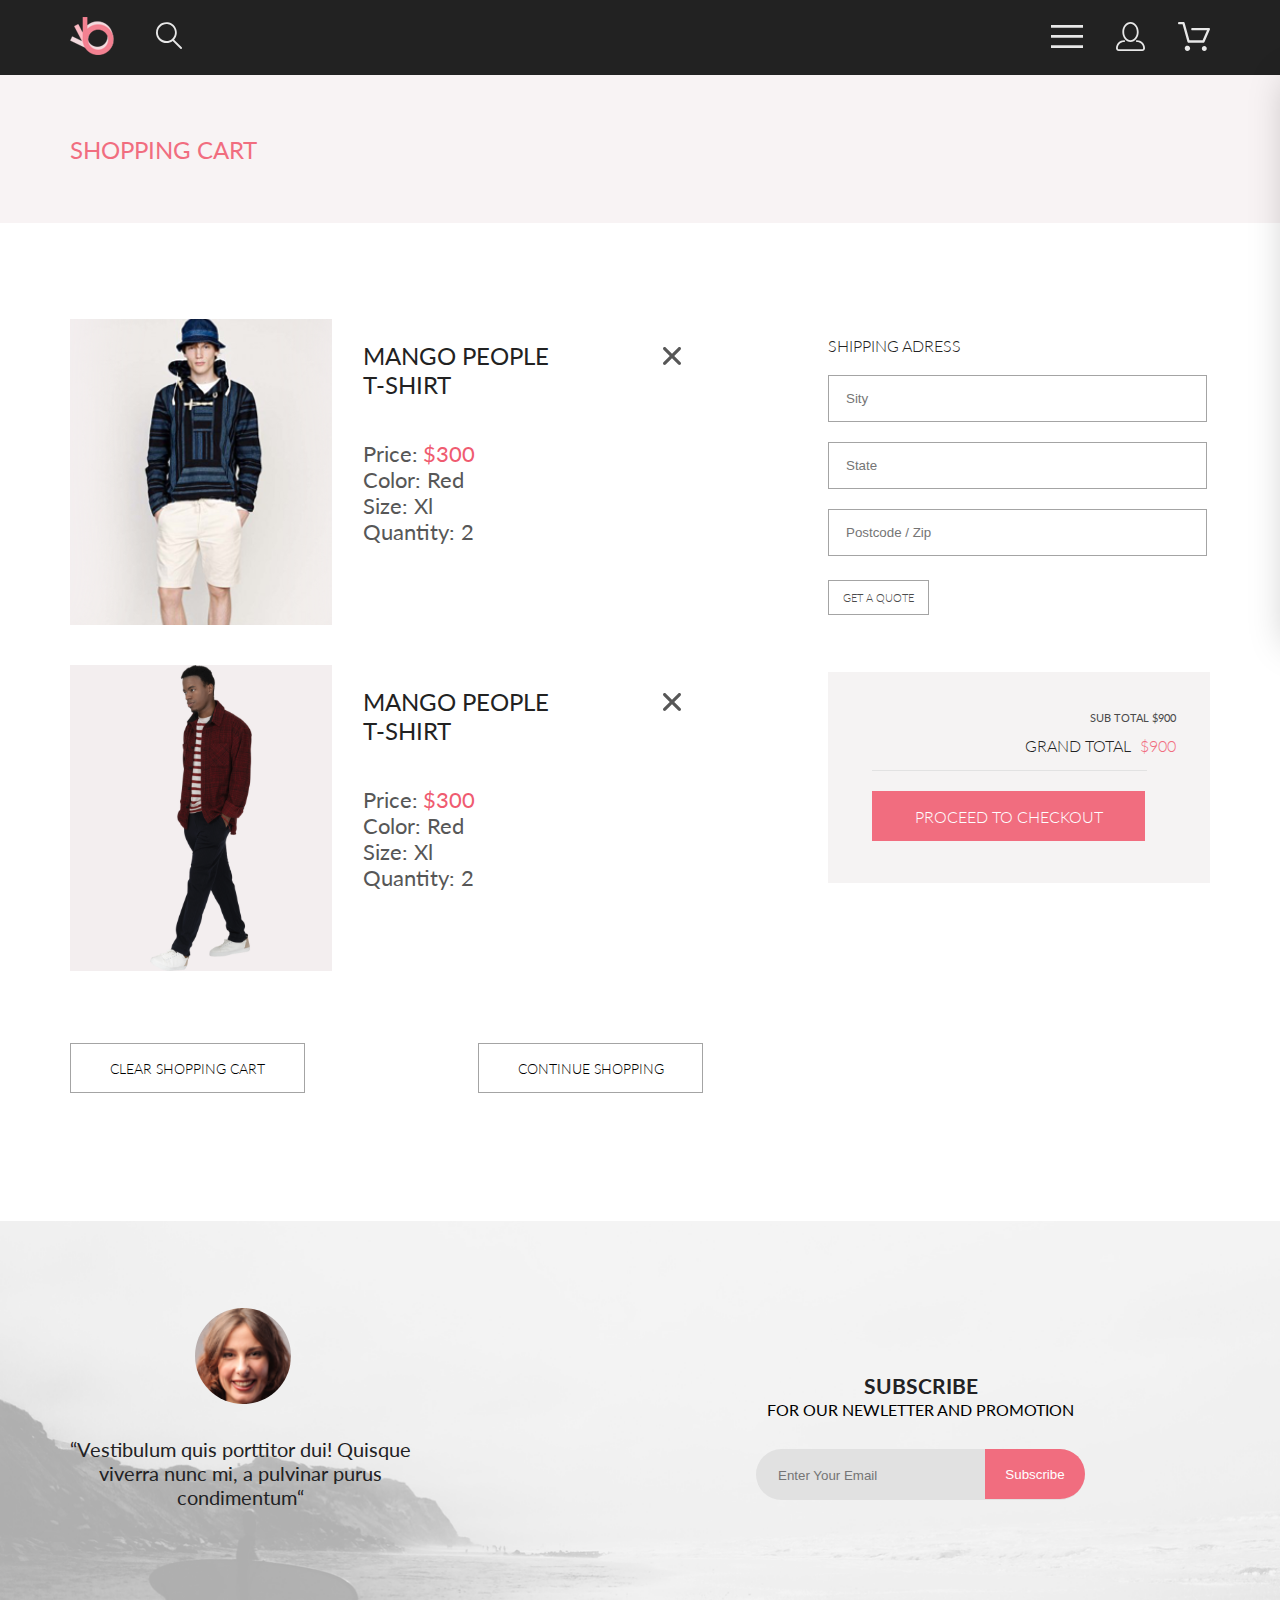
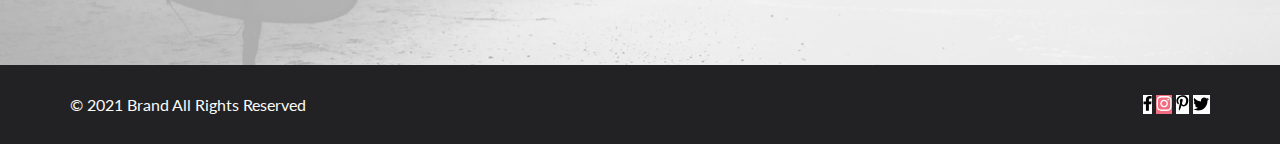
<file: cart.html>
<!DOCTYPE html>
<html lang="en">

<head>
    <link rel="preconnect" href="https://fonts.googleapis.com">
    <link rel="preconnect" href="https://fonts.gstatic.com" crossorigin>
    <link href="https://fonts.googleapis.com/css2?family=Lato:wght@300;400;700;900&display=swap" rel="stylesheet">
    <meta charset="UTF-8">
    <meta http-equiv="X-UA-Compatible" content="IE=edge">
    <meta name="viewport" content="width=device-width, initial-scale=1.0">
    <title>Document</title>
    <link rel="stylesheet" href="style.css">
</head>

<body>
    <header class="header center">
            <div class="header__left">
                <a href="index.html"><img src="img/logo.png" alt="logo"></a>
                <a href="#"><img src="img/search.svg" alt="search"></a>
            </div>
            <nav class="header__right">
                <label for="header__check"><img src="img/menu.svg" alt="menu"></label>
                <a class="header__link-site" href="registration.html"><img src="img/reg.svg" alt="reg"></a>
                <a class="header__link-site" href="cart.html"><img src="img/cart.svg" alt="cart"></a>
            </nav>
            <input class="header__checkbox" id="header__check" type="checkbox">
            <div class="mobile-menu">
                <div class="mobile-menu__link-site">
                    <a href="registration.html">
                        <svg width="29" height="29" viewBox="0 0 29 29" fill="none" xmlns="http://www.w3.org/2000/svg">
                            <path
                                d="M14.5 19.937C19 19.937 22.656 15.464 22.656 9.968C22.656 4.472 19 0 14.5 0C13.3631 0.0217413 12.2463 0.303398 11.2351 0.823397C10.2239 1.34339 9.34507 2.08794 8.66602 3C7.12663 4.99573 6.30819 7.45381 6.34399 9.974C6.34399 15.465 10 19.937 14.5 19.937ZM14.5 1.813C18 1.813 20.844 5.472 20.844 9.969C20.844 14.466 17.998 18.125 14.5 18.125C11.002 18.125 8.15603 14.465 8.15503 9.969C8.15403 5.473 11 1.813 14.5 1.813ZM20.844 18.125C20.6036 18.125 20.373 18.2205 20.203 18.3905C20.033 18.5605 19.9375 18.7911 19.9375 19.0315C19.9375 19.2719 20.033 19.5025 20.203 19.6725C20.373 19.8425 20.6036 19.938 20.844 19.938C22.526 19.9399 24.1386 20.6088 25.3279 21.7982C26.5172 22.9875 27.1861 24.6 27.188 26.282C27.1875 26.5221 27.0918 26.7523 26.922 26.9221C26.7522 27.0918 26.5221 27.1875 26.282 27.188H2.71997C2.47985 27.1875 2.24975 27.0918 2.07996 26.9221C1.91016 26.7523 1.81449 26.5221 1.81396 26.282C1.81608 24.6001 2.48517 22.9877 3.67444 21.7985C4.86371 20.6092 6.47608 19.9401 8.15796 19.938C8.39824 19.938 8.62868 19.8425 8.79858 19.6726C8.96849 19.5027 9.06396 19.2723 9.06396 19.032C9.06396 18.7917 8.96849 18.5613 8.79858 18.3914C8.62868 18.2215 8.39824 18.126 8.15796 18.126C5.99541 18.1279 3.92201 18.9875 2.39258 20.5164C0.863144 22.0453 0.00264777 24.1185 0 26.281C0.000794067 27.0019 0.287502 27.693 0.797241 28.2027C1.30698 28.7125 1.99811 28.9992 2.71899 29H26.282C27.0027 28.9989 27.6936 28.7121 28.2031 28.2024C28.7126 27.6927 28.9992 27.0017 29 26.281C28.9974 24.1187 28.1372 22.0457 26.6083 20.5168C25.0793 18.9878 23.0063 18.1276 20.844 18.125Z"
                                fill="black" />
                        </svg>
                    </a>
                    <a href="cart.html">
                        <svg width="32" height="29" viewBox="0 0 32 29" fill="none" xmlns="http://www.w3.org/2000/svg">
                            <path
                                d="M26.2009 29C25.5532 28.9738 24.9415 28.6948 24.4972 28.2227C24.0529 27.7506 23.8114 27.1232 23.8245 26.475C23.8376 25.8269 24.1043 25.2097 24.5673 24.7559C25.0303 24.3022 25.6527 24.048 26.301 24.048C26.9493 24.048 27.5717 24.3022 28.0347 24.7559C28.4977 25.2097 28.7644 25.8269 28.7775 26.475C28.7906 27.1232 28.549 27.7506 28.1047 28.2227C27.6604 28.6948 27.0488 28.9738 26.401 29H26.2009ZM6.75293 26.32C6.75293 25.79 6.91011 25.2718 7.20459 24.8311C7.49907 24.3904 7.91764 24.0469 8.40735 23.844C8.89705 23.6412 9.43594 23.5881 9.95581 23.6915C10.4757 23.7949 10.9532 24.0502 11.328 24.425C11.7028 24.7998 11.9581 25.2773 12.0615 25.7972C12.1649 26.317 12.1118 26.8559 11.9089 27.3456C11.7061 27.8353 11.3626 28.2539 10.9219 28.5483C10.4812 28.8428 9.96304 29 9.43298 29C9.08087 29.0003 8.73212 28.9311 8.40674 28.7966C8.08136 28.662 7.78569 28.4646 7.53662 28.2158C7.28755 27.9669 7.09001 27.6713 6.9552 27.3461C6.82039 27.0208 6.75098 26.6721 6.75098 26.32H6.75293ZM10.553 20.686C10.2935 20.6868 10.0409 20.6024 9.83411 20.4457C9.62727 20.2891 9.47758 20.0689 9.40796 19.819L4.57495 2.36401H1.18201C0.868521 2.36401 0.567859 2.23947 0.346191 2.01781C0.124523 1.79614 0 1.49549 0 1.18201C0 0.868519 0.124523 0.567873 0.346191 0.346205C0.567859 0.124537 0.868521 5.81268e-06 1.18201 5.81268e-06H5.46301C5.7225 -0.00080736 5.97504 0.0837201 6.18176 0.240568C6.38848 0.397416 6.53784 0.617884 6.60693 0.868006L11.4399 18.323H24.6179L29.001 8.27501H14.401C14.2428 8.27961 14.0854 8.25242 13.9379 8.19507C13.7904 8.13771 13.6559 8.05134 13.5424 7.94108C13.4288 7.83082 13.3386 7.69891 13.277 7.55315C13.2154 7.40739 13.1836 7.25075 13.1836 7.0925C13.1836 6.93426 13.2154 6.77762 13.277 6.63186C13.3386 6.4861 13.4288 6.35419 13.5424 6.24393C13.6559 6.13367 13.7904 6.0473 13.9379 5.98994C14.0854 5.93259 14.2428 5.90541 14.401 5.91001H30.814C31.0097 5.90996 31.2022 5.95866 31.3744 6.05172C31.5465 6.14478 31.6928 6.27926 31.7999 6.44301C31.9078 6.60729 31.9734 6.79569 31.9908 6.99145C32.0083 7.18721 31.9771 7.38424 31.9 7.565L26.495 19.977C26.4026 20.1876 26.251 20.3668 26.0585 20.4927C25.866 20.6186 25.641 20.6858 25.411 20.686H10.553Z"
                                fill="black" />
                        </svg>

                    </a>
                </div>
                <h3 class="mobile-menu__heading">MENU</h3>
                <div class="mobile-menu__box">
                    <div class="mobile-menu__item">
                        <a href="catalog.html" class="mobile-menu__title">MAN</a>
                        <ul class="mobile-menu__list">
                            <li><a class="mobile-menu__link" href="#">Accessories</a></li>
                            <li><a class="mobile-menu__link" href="#">Bags</a></li>
                            <li><a class="mobile-menu__link" href="#">Denim</a></li>
                            <li><a class="mobile-menu__link" href="#">T-Shirts</a></li>
                        </ul>
                    </div>
                    <div class="mobile-menu__item">
                        <a href="catalog.html" class="mobile-menu__title">WOMAN</a>
                        <ul class="mobile-menu__list">
                            <li><a class="mobile-menu__link" href="">Accessories</a></li>
                            <li><a class="mobile-menu__link" href="">Bags</a></li>
                            <li><a class="mobile-menu__link" href="">Denim</a></li>
                            <li><a class="mobile-menu__link" href="">T-Shirts</a></li>
                        </ul>
                    </div>
                    <div class="mobile-menu__item">
                        <a href="catalog.html" class="mobile-menu__title">KIDS</a>
                        <ul class="mobile-menu__list">
                            <li><a class="mobile-menu__link" href="">Accessories</a></li>
                            <li><a class="mobile-menu__link" href="">Bags</a></li>
                            <li><a class="mobile-menu__link" href="">Denim</a></li>
                            <li><a class="mobile-menu__link" href="">T-Shirts</a></li>
                        </ul>
                    </div>
                </div>
            </div>
        </header>
    <section class="head center">
        <h2 class="head__heading">SHOPPING CART </h2>
    </section>

    <div class="cart center">
        <div class="cart__left">
            <div class="cart__item">
                <img class="item__img" src="img/item2.svg" alt="">
                <div class="item__content">
                    <h1 class="item__header">MANGO PEOPLE<br>T-SHIRT</h1>
                    <div class="item__price">
                        <p class="item__price_text">Price:</p>
                        <p class="price">$300</p>
                    </div>
                    <p class="item__text">Color: Red<br> Size: Xl<br> Quantity:	2</p>
                </div>
            <a href="#" class="del__item"><img src="img/x.svg" alt="x"></a>
            </div>

            <div class="cart__item">
                <img class="item__img" src="img/item.svg" alt="">
                <div class="item__content">
                    <h1 class="item__header">MANGO  PEOPLE<br>T-SHIRT</h1>
                    <div class="item__price">
                        <p class="item__price_text">Price:</p>
                        <p class="price">$300</p>
                    </div>
                    <p class="item__text">Color: Red<br> Size: Xl<br> Quantity:	2</p>
                </div>
            <a href="#" class="del__item"><img src="img/x.svg" alt="x"></a>
            </div>

            <div class="buttons">
                <button class="clear__cart">CLEAR SHOPPING CART</button>
                <button class="continue">CONTINUE SHOPPING</button>
            </div>
        </div>


        <div class="cart__right">
            <div class="shipping">
                <h3 class="shipping__head">SHIPPING ADRESS</h3>
                <form class="ship__form" action="#" method="post">
                    <input class="shipping__forms" type="text" placeholder="Sity"><br>
                    <input class="shipping__forms" type="text" placeholder="State"><br>
                    <input class="shipping__forms" type="text" placeholder="Postcode / Zip"><br>
                    <button type="submit" class="shipping__button">GET A QUOTE</button>
                </form>
            </div>
            <div class="finalcost">
                <p class="sub__total">SUB TOTAL $900</p>
                <div class="grand__total">
                    <p class="grand__total_text">GRAND TOTAL</p>
                    <p class="grand__price">$900</p>
                </div>
                <img class="grand__line" src="img/line.svg" alt=""> <br>
                <button class="checkout">PROCEED TO CHECKOUT</button>
            </div>
        </div>
    </div>

    <footer>
    <div class="basement center">
        <div class="basement__left">
            <img class="basephoto" src="img/Intersect.svg" alt="photo"></img>
            <p class="quote">“Vestibulum quis porttitor dui! Quisque <br> viverra nunc mi, a pulvinar purus <br> condimentum“</p>
        </div>
        <div class="basement__right">
            <div>
                <p class="basetext text">SUBSCRIBE</p>
                <p class="basetext">FOR OUR NEWLETTER AND PROMOTION</p>
            </div>
            <div class="sub__area">
                <form action="#" method="post">
                    <input type="email" placeholder="Enter Your Email">
                    <button type="submit" class="subscribe__button">Subscribe</button>
                </form>
            </div>
        </div>   
    </div>

    <div class="basement2 center">
        <p class="rigts">© 2021  Brand  All Rights Reserved<p>
        <div class="social__links">
            <a class="social__icons" href="#"><img src="img/facebook.svg" alt=""><a>
            <a class="social__icons inst" href="#"><img src="img/inst.svg" alt=""></a>
            <a class="social__icons" href="#"><img src="img/p.svg" alt=""></a>
            <a class="social__icons" href="#"><img src="img/twitter.svg" alt=""></a>
        </div>
    </div>
    </footer>
</body>

</html>
</file>
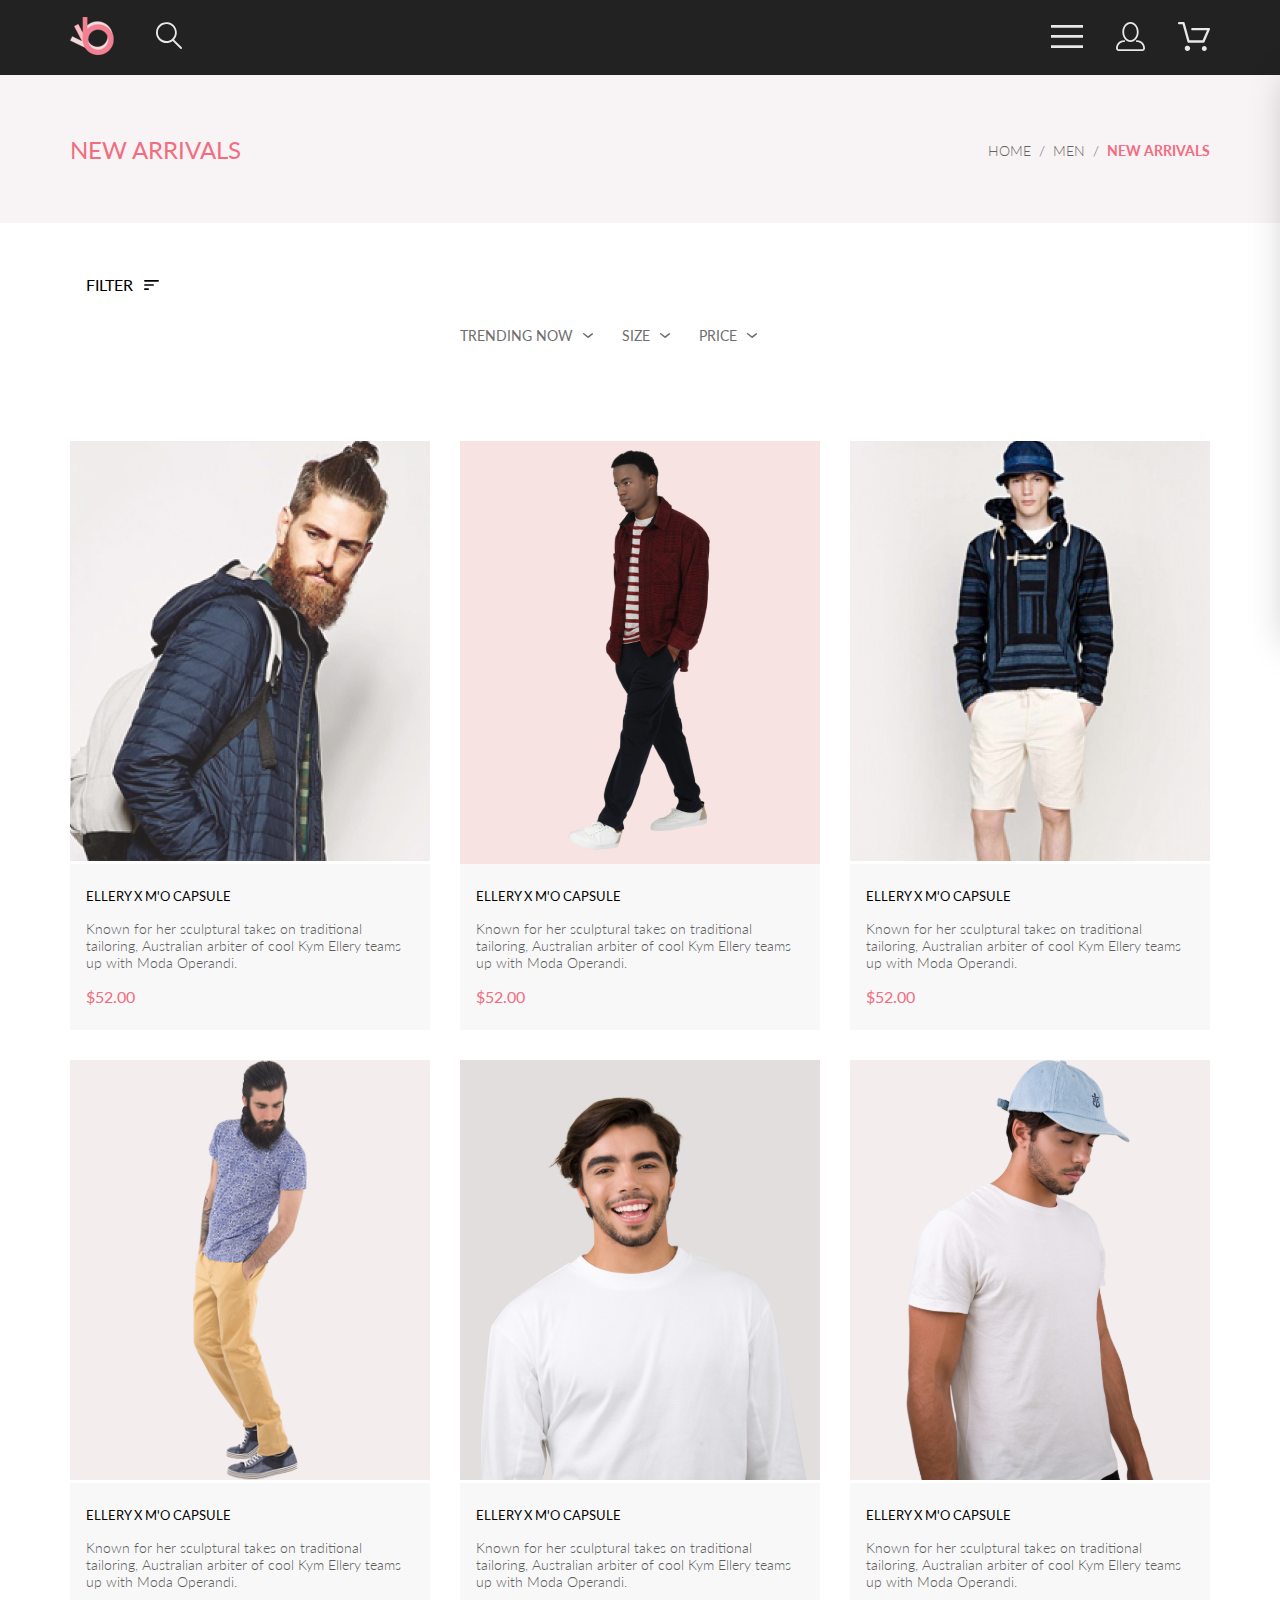
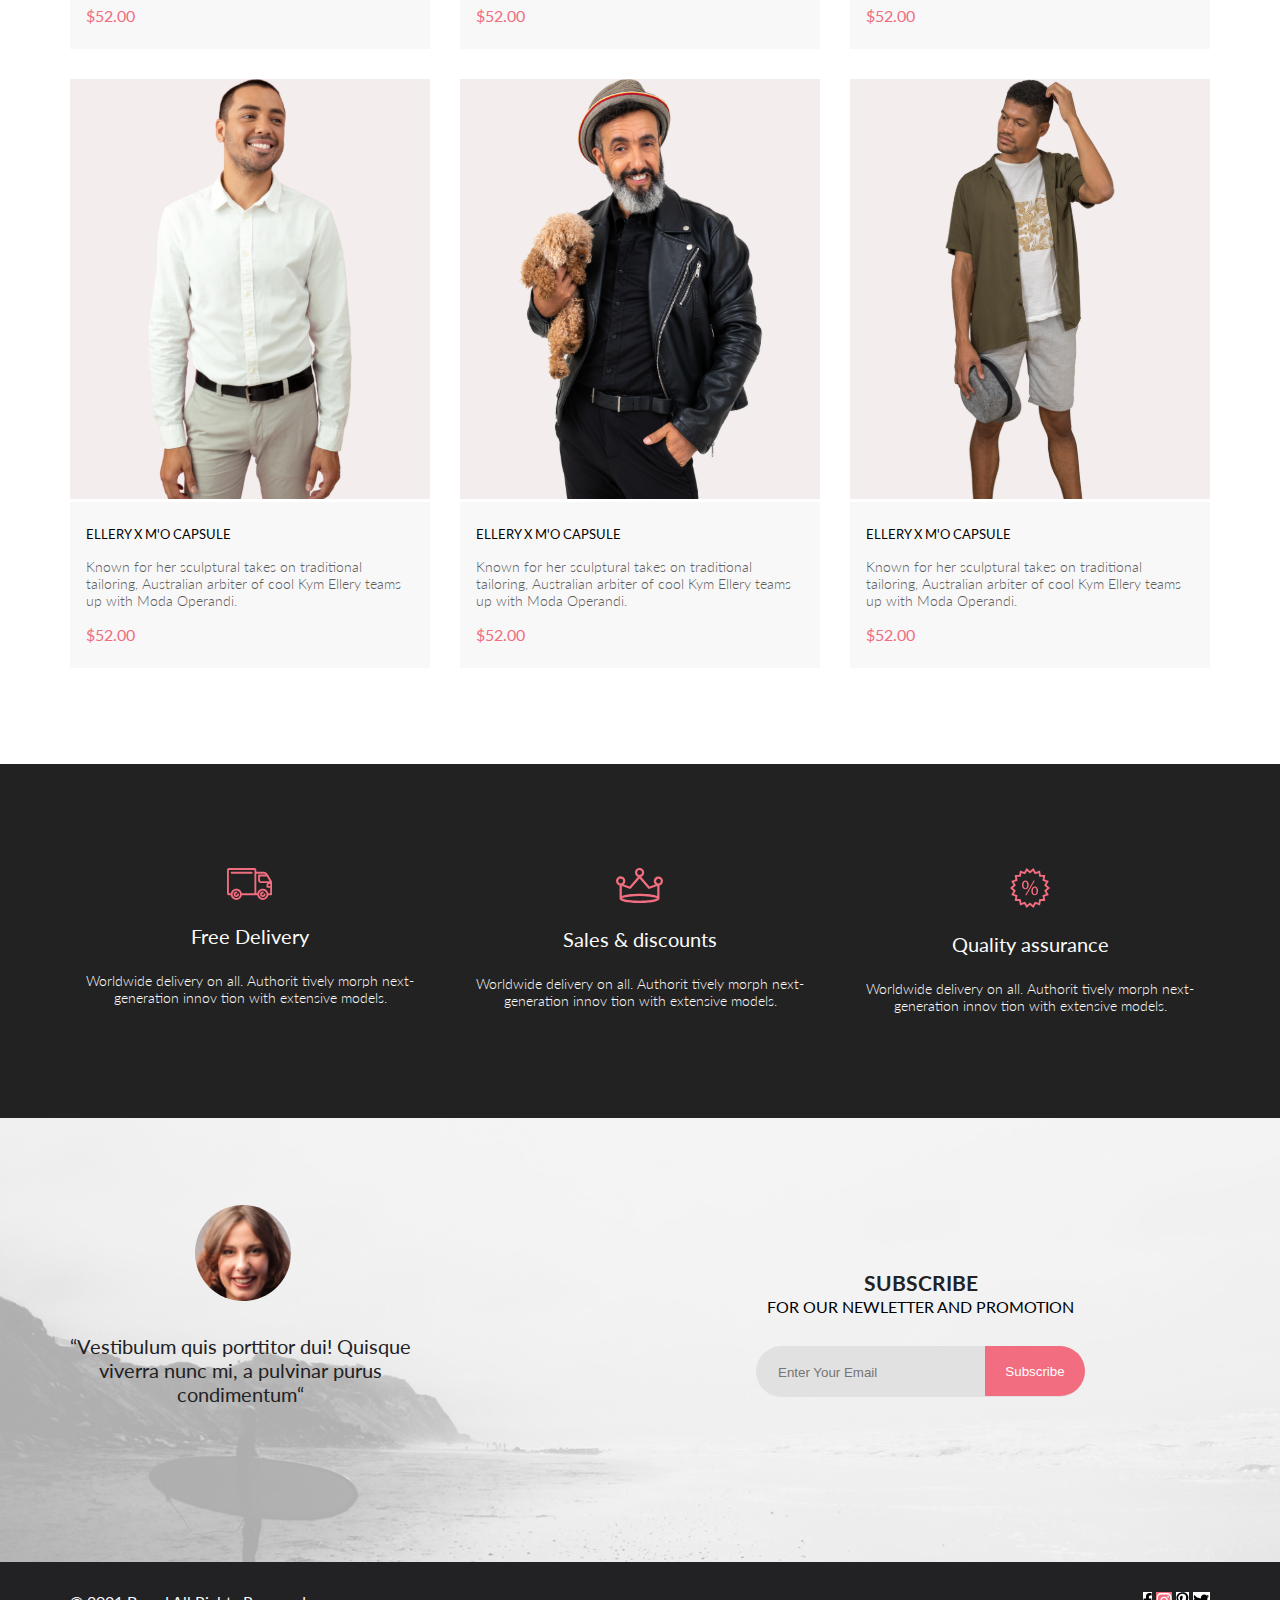
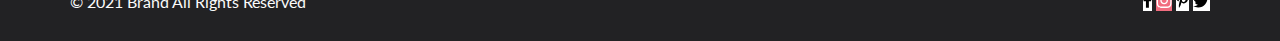
<file: catalog.html>
<!DOCTYPE html>
<html lang="en">

<head>
    <link rel="preconnect" href="https://fonts.googleapis.com">
    <link rel="preconnect" href="https://fonts.gstatic.com" crossorigin>
    <link href="https://fonts.googleapis.com/css2?family=Lato:wght@300;400;700;900&display=swap" rel="stylesheet">
    <meta charset="UTF-8">
    <meta http-equiv="X-UA-Compatible" content="IE=edge">
    <meta name="viewport" content="width=device-width, initial-scale=1.0">
    <title>Document</title>
    <link rel="stylesheet" href="style.css">
</head>

<body>
    <header class="header center">
        <div class="header__left">
            <a href="index.html"><img src="img/logo.png" alt="logo"></a>
            <a href="#"><img src="img/search.svg" alt="search"></a>
        </div>
        <nav class="header__right">
            <label for="header__check"><img src="img/menu.svg" alt="menu"></label>
            <a class="header__link-site" href="registration.html"><img src="img/reg.svg" alt="reg"></a>
            <a class="header__link-site" href="cart.html"><img src="img/cart.svg" alt="cart"></a>
        </nav>
        <input class="header__checkbox" id="header__check" type="checkbox">
        <div class="mobile-menu">
            <div class="mobile-menu__link-site">
                <a href="registration.html">
                    <svg width="29" height="29" viewBox="0 0 29 29" fill="none" xmlns="http://www.w3.org/2000/svg">
                        <path
                            d="M14.5 19.937C19 19.937 22.656 15.464 22.656 9.968C22.656 4.472 19 0 14.5 0C13.3631 0.0217413 12.2463 0.303398 11.2351 0.823397C10.2239 1.34339 9.34507 2.08794 8.66602 3C7.12663 4.99573 6.30819 7.45381 6.34399 9.974C6.34399 15.465 10 19.937 14.5 19.937ZM14.5 1.813C18 1.813 20.844 5.472 20.844 9.969C20.844 14.466 17.998 18.125 14.5 18.125C11.002 18.125 8.15603 14.465 8.15503 9.969C8.15403 5.473 11 1.813 14.5 1.813ZM20.844 18.125C20.6036 18.125 20.373 18.2205 20.203 18.3905C20.033 18.5605 19.9375 18.7911 19.9375 19.0315C19.9375 19.2719 20.033 19.5025 20.203 19.6725C20.373 19.8425 20.6036 19.938 20.844 19.938C22.526 19.9399 24.1386 20.6088 25.3279 21.7982C26.5172 22.9875 27.1861 24.6 27.188 26.282C27.1875 26.5221 27.0918 26.7523 26.922 26.9221C26.7522 27.0918 26.5221 27.1875 26.282 27.188H2.71997C2.47985 27.1875 2.24975 27.0918 2.07996 26.9221C1.91016 26.7523 1.81449 26.5221 1.81396 26.282C1.81608 24.6001 2.48517 22.9877 3.67444 21.7985C4.86371 20.6092 6.47608 19.9401 8.15796 19.938C8.39824 19.938 8.62868 19.8425 8.79858 19.6726C8.96849 19.5027 9.06396 19.2723 9.06396 19.032C9.06396 18.7917 8.96849 18.5613 8.79858 18.3914C8.62868 18.2215 8.39824 18.126 8.15796 18.126C5.99541 18.1279 3.92201 18.9875 2.39258 20.5164C0.863144 22.0453 0.00264777 24.1185 0 26.281C0.000794067 27.0019 0.287502 27.693 0.797241 28.2027C1.30698 28.7125 1.99811 28.9992 2.71899 29H26.282C27.0027 28.9989 27.6936 28.7121 28.2031 28.2024C28.7126 27.6927 28.9992 27.0017 29 26.281C28.9974 24.1187 28.1372 22.0457 26.6083 20.5168C25.0793 18.9878 23.0063 18.1276 20.844 18.125Z"
                            fill="black" />
                    </svg>
                </a>
                <a href="cart.html">
                    <svg width="32" height="29" viewBox="0 0 32 29" fill="none" xmlns="http://www.w3.org/2000/svg">
                        <path
                            d="M26.2009 29C25.5532 28.9738 24.9415 28.6948 24.4972 28.2227C24.0529 27.7506 23.8114 27.1232 23.8245 26.475C23.8376 25.8269 24.1043 25.2097 24.5673 24.7559C25.0303 24.3022 25.6527 24.048 26.301 24.048C26.9493 24.048 27.5717 24.3022 28.0347 24.7559C28.4977 25.2097 28.7644 25.8269 28.7775 26.475C28.7906 27.1232 28.549 27.7506 28.1047 28.2227C27.6604 28.6948 27.0488 28.9738 26.401 29H26.2009ZM6.75293 26.32C6.75293 25.79 6.91011 25.2718 7.20459 24.8311C7.49907 24.3904 7.91764 24.0469 8.40735 23.844C8.89705 23.6412 9.43594 23.5881 9.95581 23.6915C10.4757 23.7949 10.9532 24.0502 11.328 24.425C11.7028 24.7998 11.9581 25.2773 12.0615 25.7972C12.1649 26.317 12.1118 26.8559 11.9089 27.3456C11.7061 27.8353 11.3626 28.2539 10.9219 28.5483C10.4812 28.8428 9.96304 29 9.43298 29C9.08087 29.0003 8.73212 28.9311 8.40674 28.7966C8.08136 28.662 7.78569 28.4646 7.53662 28.2158C7.28755 27.9669 7.09001 27.6713 6.9552 27.3461C6.82039 27.0208 6.75098 26.6721 6.75098 26.32H6.75293ZM10.553 20.686C10.2935 20.6868 10.0409 20.6024 9.83411 20.4457C9.62727 20.2891 9.47758 20.0689 9.40796 19.819L4.57495 2.36401H1.18201C0.868521 2.36401 0.567859 2.23947 0.346191 2.01781C0.124523 1.79614 0 1.49549 0 1.18201C0 0.868519 0.124523 0.567873 0.346191 0.346205C0.567859 0.124537 0.868521 5.81268e-06 1.18201 5.81268e-06H5.46301C5.7225 -0.00080736 5.97504 0.0837201 6.18176 0.240568C6.38848 0.397416 6.53784 0.617884 6.60693 0.868006L11.4399 18.323H24.6179L29.001 8.27501H14.401C14.2428 8.27961 14.0854 8.25242 13.9379 8.19507C13.7904 8.13771 13.6559 8.05134 13.5424 7.94108C13.4288 7.83082 13.3386 7.69891 13.277 7.55315C13.2154 7.40739 13.1836 7.25075 13.1836 7.0925C13.1836 6.93426 13.2154 6.77762 13.277 6.63186C13.3386 6.4861 13.4288 6.35419 13.5424 6.24393C13.6559 6.13367 13.7904 6.0473 13.9379 5.98994C14.0854 5.93259 14.2428 5.90541 14.401 5.91001H30.814C31.0097 5.90996 31.2022 5.95866 31.3744 6.05172C31.5465 6.14478 31.6928 6.27926 31.7999 6.44301C31.9078 6.60729 31.9734 6.79569 31.9908 6.99145C32.0083 7.18721 31.9771 7.38424 31.9 7.565L26.495 19.977C26.4026 20.1876 26.251 20.3668 26.0585 20.4927C25.866 20.6186 25.641 20.6858 25.411 20.686H10.553Z"
                            fill="black" />
                    </svg>

                </a>
            </div>
            <h3 class="mobile-menu__heading">MENU</h3>
            <div class="mobile-menu__box">
                <div class="mobile-menu__item">
                    <a href="catalog.html" class="mobile-menu__title">MAN</a>
                    <ul class="mobile-menu__list">
                        <li><a class="mobile-menu__link" href="#">Accessories</a></li>
                        <li><a class="mobile-menu__link" href="#">Bags</a></li>
                        <li><a class="mobile-menu__link" href="#">Denim</a></li>
                        <li><a class="mobile-menu__link" href="#">T-Shirts</a></li>
                    </ul>
                </div>
                <div class="mobile-menu__item">
                    <a href="catalog.html" class="mobile-menu__title">WOMAN</a>
                    <ul class="mobile-menu__list">
                        <li><a class="mobile-menu__link" href="">Accessories</a></li>
                        <li><a class="mobile-menu__link" href="">Bags</a></li>
                        <li><a class="mobile-menu__link" href="">Denim</a></li>
                        <li><a class="mobile-menu__link" href="">T-Shirts</a></li>
                    </ul>
                </div>
                <div class="mobile-menu__item">
                    <a href="catalog.html" class="mobile-menu__title">KIDS</a>
                    <ul class="mobile-menu__list">
                        <li><a class="mobile-menu__link" href="">Accessories</a></li>
                        <li><a class="mobile-menu__link" href="">Bags</a></li>
                        <li><a class="mobile-menu__link" href="">Denim</a></li>
                        <li><a class="mobile-menu__link" href="">T-Shirts</a></li>
                    </ul>
                </div>
            </div>
        </div>
    </header>
    <section class="head center">
        <h2 class="head__heading">NEW ARRIVALS </h2>
        <div class="breadcrumb">
            <div class="breadcrumb__box-link"><a class="breadcrumb__link" href="index.html">HOME</a></div>
            <div class="breadcrumb__box-link"><a class="breadcrumb__link" href="#">MEN</a></div>
            <div class="breadcrumb__box-link"><a class="breadcrumb__link" href="#">NEW ARRIVALS</a></div>
        </div>
    </section>
    <div class="filter-sort center">
        <div class="filter-box">
            <details class="filter">
                <summary class="filter__summary">FILTER <svg class="filter__img" width="15" height="10" viewBox="0 0 15 10" fill="none" xmlns="http://www.w3.org/2000/svg">
                    <path d="M0.833333 10H4.16667C4.625 10 5 9.625 5 9.16667C5 8.70833 4.625 8.33333 4.16667 8.33333H0.833333C0.375 8.33333 0 8.70833 0 9.16667C0 9.625 0.375 10 0.833333 10ZM0 0.833333C0 1.29167 0.375 1.66667 0.833333 1.66667H14.1667C14.625 1.66667 15 1.29167 15 0.833333C15 0.375 14.625 0 14.1667 0H0.833333C0.375 0 0 0.375 0 0.833333ZM0.833333 5.83333H9.16667C9.625 5.83333 10 5.45833 10 5C10 4.54167 9.625 4.16667 9.16667 4.16667H0.833333C0.375 4.16667 0 4.54167 0 5C0 5.45833 0.375 5.83333 0.833333 5.83333Z" fill="black"/>
                    </svg>
                </summary>
                <div class="filter__content">
                    <details class="filter__category" open>
                        <summary class="filter__category-summary">CATEGORY</summary>
                        <div class="filter__box">
                            <a class="filter__link">Accessories</a>
                            <a class="filter__link">Bags</a>
                            <a class="filter__link">Denim</a>
                            <a class="filter__link">Hoodies & Sweatshirts</a>
                            <a class="filter__link">Jackets & Coats</a>
                            <a class="filter__link">Polos</a>
                            <a class="filter__link">Shirts</a>
                            <a class="filter__link">Shoes</a>
                            <a class="filter__link">Sweaters & Knits</a>
                            <a class="filter__link">T-Shirts</a>
                            <a class="filter__link">Tanks</a>
                        </div>
                    </details>
                    <details class="filter__category">
                        <summary class="filter__category-summary">BRAND</summary>
                        <div class="filter__box">
                            <a class="filter__link">Accessories</a>
                            <a class="filter__link">Bags</a>
                            <a class="filter__link">Denim</a>
                            <a class="filter__link">Hoodies & Sweatshirts</a>
                            <a class="filter__link">Jackets & Coats</a>
                            <a class="filter__link">Polos</a>
                            <a class="filter__link">Shirts</a>
                            <a class="filter__link">Shoes</a>
                            <a class="filter__link">Sweaters & Knits</a>
                            <a class="filter__link">T-Shirts</a>
                            <a class="filter__link">Tanks</a>
                        </div>
                    </details>
                    <details class="filter__category">
                        <summary class="filter__category-summary">DESIGN</summary>
                        <div class="filter__box">
                            <a class="filter__link">Accessories</a>
                            <a class="filter__link">Bags</a>
                            <a class="filter__link">Denim</a>
                            <a class="filter__link">Hoodies & Sweatshirts</a>
                            <a class="filter__link">Jackets & Coats</a>
                            <a class="filter__link">Polos</a>
                            <a class="filter__link">Shirts</a>
                            <a class="filter__link">Shoes</a>
                            <a class="filter__link">Sweaters & Knits</a>
                            <a class="filter__link">T-Shirts</a>
                            <a class="filter__link">Tanks</a>
                        </div>
                    </details>
                </div>
            </details>
        </div>
        <div class="sort">
            <details class="sort__details">
                <summary class="sort__summary">TRENDING NOW <svg width="11" height="6" viewBox="0 0 11 6" fill="none" xmlns="http://www.w3.org/2000/svg">
                    <path d="M5.00214 5.00214C4.83521 5.00247 4.67343 4.94433 4.54488 4.83782L0.258102 1.2655C0.112196 1.14422 0.0204417 0.969958 0.00302325 0.781035C-0.0143952 0.592112 0.0439493 0.404007 0.165221 0.258101C0.286493 0.112196 0.460759 0.0204417 0.649682 0.00302327C0.838605 -0.0143952 1.02671 0.043949 1.17262 0.165221L5.00214 3.36602L8.83167 0.279536C8.90475 0.220188 8.98884 0.175869 9.0791 0.149125C9.16937 0.122382 9.26403 0.113741 9.35764 0.1237C9.45126 0.133659 9.54198 0.162021 9.6246 0.207156C9.70722 0.252292 9.7801 0.313311 9.83906 0.386705C9.90449 0.460167 9.95405 0.546351 9.98462 0.639855C10.0152 0.733359 10.0261 0.83217 10.0167 0.930097C10.0073 1.02802 9.97784 1.12296 9.93005 1.20895C9.88227 1.29494 9.81723 1.37013 9.73904 1.42982L5.45225 4.88068C5.32002 4.97036 5.16154 5.01312 5.00214 5.00214Z" fill="#6F6E6E"/>
                    </svg>
                </summary>
                <div class="sort__content">

                </div>
            </details>
            <details class="sort__details">
                <summary class="sort__summary">SIZE <svg width="11" height="6" viewBox="0 0 11 6" fill="none" xmlns="http://www.w3.org/2000/svg">
                    <path d="M5.00214 5.00214C4.83521 5.00247 4.67343 4.94433 4.54488 4.83782L0.258102 1.2655C0.112196 1.14422 0.0204417 0.969958 0.00302325 0.781035C-0.0143952 0.592112 0.0439493 0.404007 0.165221 0.258101C0.286493 0.112196 0.460759 0.0204417 0.649682 0.00302327C0.838605 -0.0143952 1.02671 0.043949 1.17262 0.165221L5.00214 3.36602L8.83167 0.279536C8.90475 0.220188 8.98884 0.175869 9.0791 0.149125C9.16937 0.122382 9.26403 0.113741 9.35764 0.1237C9.45126 0.133659 9.54198 0.162021 9.6246 0.207156C9.70722 0.252292 9.7801 0.313311 9.83906 0.386705C9.90449 0.460167 9.95405 0.546351 9.98462 0.639855C10.0152 0.733359 10.0261 0.83217 10.0167 0.930097C10.0073 1.02802 9.97784 1.12296 9.93005 1.20895C9.88227 1.29494 9.81723 1.37013 9.73904 1.42982L5.45225 4.88068C5.32002 4.97036 5.16154 5.01312 5.00214 5.00214Z" fill="#6F6E6E"/>
                    </svg></summary>
                <div class="sort__content">
                    <label class="sort__label">
                        <input type="checkbox" name="" id=""> <span>XS</span>
                    </label>
                    <label class="sort__label">
                        <input type="checkbox" name="" id=""> <span>S</span>
                    </label>
                    <label class="sort__label">
                        <input type="checkbox" name="" id=""> <span>M</span>
                    </label>
                    <label class="sort__label">
                        <input type="checkbox" name="" id=""> <span>L</span>
                    </label>
                </div>
            </details>
            <details class="sort__details">
                <summary class="sort__summary">PRICE <svg width="11" height="6" viewBox="0 0 11 6" fill="none" xmlns="http://www.w3.org/2000/svg">
                    <path d="M5.00214 5.00214C4.83521 5.00247 4.67343 4.94433 4.54488 4.83782L0.258102 1.2655C0.112196 1.14422 0.0204417 0.969958 0.00302325 0.781035C-0.0143952 0.592112 0.0439493 0.404007 0.165221 0.258101C0.286493 0.112196 0.460759 0.0204417 0.649682 0.00302327C0.838605 -0.0143952 1.02671 0.043949 1.17262 0.165221L5.00214 3.36602L8.83167 0.279536C8.90475 0.220188 8.98884 0.175869 9.0791 0.149125C9.16937 0.122382 9.26403 0.113741 9.35764 0.1237C9.45126 0.133659 9.54198 0.162021 9.6246 0.207156C9.70722 0.252292 9.7801 0.313311 9.83906 0.386705C9.90449 0.460167 9.95405 0.546351 9.98462 0.639855C10.0152 0.733359 10.0261 0.83217 10.0167 0.930097C10.0073 1.02802 9.97784 1.12296 9.93005 1.20895C9.88227 1.29494 9.81723 1.37013 9.73904 1.42982L5.45225 4.88068C5.32002 4.97036 5.16154 5.01312 5.00214 5.00214Z" fill="#6F6E6E"/>
                    </svg></summary>
                <div class="sort__content">
                    <label class="sort__label">
                        <input type="checkbox" name="" id=""> <span>XS</span>
                    </label>
                    <label class="sort__label">
                        <input type="checkbox" name="" id=""> <span>S</span>
                    </label>
                    <label class="sort__label">
                        <input type="checkbox" name="" id=""> <span>M</span>
                    </label>
                    <label class="sort__label">
                        <input type="checkbox" name="" id=""> <span>L</span>
                    </label>
                </div>
            </details>
        </div>
    </div>
    <section class="product-box center">
        <div class="product-box__content">
            <div class="product">
                <img class="product__img" src="img/product1.jpg" alt="">
                <div class="product__content">
                    <a href="product.html" class="product__heading">ELLERY X M'O CAPSULE</a>
                    <p class="product__text">Known for her sculptural takes on traditional tailoring, Australian arbiter of cool Kym Ellery teams up with Moda Operandi.</p>
                    <p class="product__price">$52.00</p>
                </div>
                <a href="#" class="product__add"><svg width="27" height="25" viewBox="0 0 27 25" fill="none" xmlns="http://www.w3.org/2000/svg">
                    <path d="M21.9509 23.2667H21.8386C21.2294 23.2667 20.7177 22.7671 20.6735 22.1294C20.629 21.4607 21.1175 20.8785 21.7626 20.8346C21.788 20.8329 21.8145 20.832 21.8405 20.832C22.4575 20.832 22.9743 21.3219 23.0201 21.9487C23.0319 22.1971 22.9914 22.5514 22.736 22.8439L22.73 22.8507L22.7242 22.8575C22.5275 23.0912 22.2607 23.2321 21.9509 23.2667ZM8.21887 23.2604C7.5683 23.2604 7.03906 22.7174 7.03906 22.05C7.03906 21.3832 7.5683 20.8406 8.21887 20.8406C8.86945 20.8406 9.39868 21.3832 9.39868 22.05C9.39868 22.7174 8.86945 23.2604 8.21887 23.2604Z" fill="white"/>
                    <path d="M21.876 22.2662C21.921 22.2549 21.9423 22.2339 21.96 22.2129C21.9678 22.2037 21.9756 22.1946 21.9835 22.1855C22.02 22.1438 22.0233 22.0553 22.0224 22.0105C22.0092 21.9044 21.9185 21.8315 21.8412 21.8315C21.8375 21.8315 21.8336 21.8317 21.8312 21.8318C21.7531 21.8372 21.6653 21.9409 21.6719 22.0625C21.6813 22.1793 21.7675 22.2662 21.8392 22.2662H21.876ZM8.21954 22.2599C8.31873 22.2599 8.39935 22.1655 8.39935 22.0496C8.39935 21.9341 8.31873 21.8401 8.21954 21.8401C8.12042 21.8401 8.03973 21.9341 8.03973 22.0496C8.03973 22.1655 8.12042 22.2599 8.21954 22.2599ZM21.9995 24.2662C21.9517 24.2662 21.8878 24.2662 21.8392 24.2662C20.7017 24.2662 19.7567 23.3545 19.6765 22.198C19.5964 20.9929 20.4937 19.9183 21.6953 19.8364C21.7441 19.8331 21.7928 19.8315 21.8412 19.8315C22.9799 19.8315 23.9413 20.7324 24.019 21.8884C24.0505 22.4915 23.8741 23.0612 23.4898 23.5012C23.1055 23.9575 22.5764 24.2177 21.9995 24.2662ZM8.21954 24.2599C7.01532 24.2599 6.03973 23.2709 6.03973 22.0496C6.03973 20.8291 7.01532 19.8401 8.21954 19.8401C9.42371 19.8401 10.3994 20.8291 10.3994 22.0496C10.3994 23.2709 9.42371 24.2599 8.21954 24.2599ZM21.1984 17.3938H9.13306C8.70013 17.3938 8.31586 17.1005 8.20331 16.6775L4.27753 2.24768H1.52173C0.993408 2.24768 0.560547 1.80859 0.560547 1.27039C0.560547 0.733032 0.993408 0.292969 1.52173 0.292969H4.99933C5.43134 0.292969 5.81561 0.586304 5.9281 1.01025L9.85394 15.4391H20.5576L24.1144 7.13379H12.2578C11.7286 7.13379 11.2957 6.69373 11.2957 6.15649C11.2957 5.61914 11.7286 5.17908 12.2578 5.17908H25.5886C25.9091 5.17908 26.2141 5.34192 26.3896 5.61914C26.566 5.89539 26.5984 6.23743 26.4697 6.547L22.0795 16.807C21.9193 17.1653 21.5827 17.3938 21.1984 17.3938Z" fill="white"/>
                    <path d="M21.876 22.2662C21.921 22.2549 21.9423 22.2339 21.96 22.2129C21.9678 22.2037 21.9756 22.1946 21.9835 22.1855C22.02 22.1438 22.0233 22.0553 22.0224 22.0105C22.0092 21.9044 21.9185 21.8315 21.8412 21.8315C21.8375 21.8315 21.8336 21.8317 21.8312 21.8318C21.7531 21.8372 21.6653 21.9409 21.6719 22.0625C21.6813 22.1793 21.7675 22.2662 21.8392 22.2662H21.876ZM8.21954 22.2599C8.31873 22.2599 8.39935 22.1655 8.39935 22.0496C8.39935 21.9341 8.31873 21.8401 8.21954 21.8401C8.12042 21.8401 8.03973 21.9341 8.03973 22.0496C8.03973 22.1655 8.12042 22.2599 8.21954 22.2599ZM21.9995 24.2662C21.9517 24.2662 21.8878 24.2662 21.8392 24.2662C20.7017 24.2662 19.7567 23.3545 19.6765 22.198C19.5964 20.9929 20.4937 19.9183 21.6953 19.8364C21.7441 19.8331 21.7928 19.8315 21.8412 19.8315C22.9799 19.8315 23.9413 20.7324 24.019 21.8884C24.0505 22.4915 23.8741 23.0612 23.4898 23.5012C23.1055 23.9575 22.5764 24.2177 21.9995 24.2662ZM8.21954 24.2599C7.01532 24.2599 6.03973 23.2709 6.03973 22.0496C6.03973 20.8291 7.01532 19.8401 8.21954 19.8401C9.42371 19.8401 10.3994 20.8291 10.3994 22.0496C10.3994 23.2709 9.42371 24.2599 8.21954 24.2599ZM21.1984 17.3938H9.13306C8.70013 17.3938 8.31586 17.1005 8.20331 16.6775L4.27753 2.24768H1.52173C0.993408 2.24768 0.560547 1.80859 0.560547 1.27039C0.560547 0.733032 0.993408 0.292969 1.52173 0.292969H4.99933C5.43134 0.292969 5.81561 0.586304 5.9281 1.01025L9.85394 15.4391H20.5576L24.1144 7.13379H12.2578C11.7286 7.13379 11.2957 6.69373 11.2957 6.15649C11.2957 5.61914 11.7286 5.17908 12.2578 5.17908H25.5886C25.9091 5.17908 26.2141 5.34192 26.3896 5.61914C26.566 5.89539 26.5984 6.23743 26.4697 6.547L22.0795 16.807C21.9193 17.1653 21.5827 17.3938 21.1984 17.3938Z" fill="white"/>
                    </svg>
                    Add to Cart</a>
            </div>
            <div class="product girl1">
                <img class="product__img girl" src="img/product7.png" alt="">
                <div class="product__content">
                    <a href="product.html" class="product__heading">ELLERY X M'O CAPSULE</a>
                    <p class="product__text">Known for her sculptural takes on traditional tailoring, Australian arbiter of cool Kym Ellery teams up with Moda Operandi.</p>
                    <p class="product__price">$52.00</p>
                </div>
                <a href="#" class="product__add"><svg width="27" height="25" viewBox="0 0 27 25" fill="none" xmlns="http://www.w3.org/2000/svg">
                    <path d="M21.9509 23.2667H21.8386C21.2294 23.2667 20.7177 22.7671 20.6735 22.1294C20.629 21.4607 21.1175 20.8785 21.7626 20.8346C21.788 20.8329 21.8145 20.832 21.8405 20.832C22.4575 20.832 22.9743 21.3219 23.0201 21.9487C23.0319 22.1971 22.9914 22.5514 22.736 22.8439L22.73 22.8507L22.7242 22.8575C22.5275 23.0912 22.2607 23.2321 21.9509 23.2667ZM8.21887 23.2604C7.5683 23.2604 7.03906 22.7174 7.03906 22.05C7.03906 21.3832 7.5683 20.8406 8.21887 20.8406C8.86945 20.8406 9.39868 21.3832 9.39868 22.05C9.39868 22.7174 8.86945 23.2604 8.21887 23.2604Z" fill="white"/>
                    <path d="M21.876 22.2662C21.921 22.2549 21.9423 22.2339 21.96 22.2129C21.9678 22.2037 21.9756 22.1946 21.9835 22.1855C22.02 22.1438 22.0233 22.0553 22.0224 22.0105C22.0092 21.9044 21.9185 21.8315 21.8412 21.8315C21.8375 21.8315 21.8336 21.8317 21.8312 21.8318C21.7531 21.8372 21.6653 21.9409 21.6719 22.0625C21.6813 22.1793 21.7675 22.2662 21.8392 22.2662H21.876ZM8.21954 22.2599C8.31873 22.2599 8.39935 22.1655 8.39935 22.0496C8.39935 21.9341 8.31873 21.8401 8.21954 21.8401C8.12042 21.8401 8.03973 21.9341 8.03973 22.0496C8.03973 22.1655 8.12042 22.2599 8.21954 22.2599ZM21.9995 24.2662C21.9517 24.2662 21.8878 24.2662 21.8392 24.2662C20.7017 24.2662 19.7567 23.3545 19.6765 22.198C19.5964 20.9929 20.4937 19.9183 21.6953 19.8364C21.7441 19.8331 21.7928 19.8315 21.8412 19.8315C22.9799 19.8315 23.9413 20.7324 24.019 21.8884C24.0505 22.4915 23.8741 23.0612 23.4898 23.5012C23.1055 23.9575 22.5764 24.2177 21.9995 24.2662ZM8.21954 24.2599C7.01532 24.2599 6.03973 23.2709 6.03973 22.0496C6.03973 20.8291 7.01532 19.8401 8.21954 19.8401C9.42371 19.8401 10.3994 20.8291 10.3994 22.0496C10.3994 23.2709 9.42371 24.2599 8.21954 24.2599ZM21.1984 17.3938H9.13306C8.70013 17.3938 8.31586 17.1005 8.20331 16.6775L4.27753 2.24768H1.52173C0.993408 2.24768 0.560547 1.80859 0.560547 1.27039C0.560547 0.733032 0.993408 0.292969 1.52173 0.292969H4.99933C5.43134 0.292969 5.81561 0.586304 5.9281 1.01025L9.85394 15.4391H20.5576L24.1144 7.13379H12.2578C11.7286 7.13379 11.2957 6.69373 11.2957 6.15649C11.2957 5.61914 11.7286 5.17908 12.2578 5.17908H25.5886C25.9091 5.17908 26.2141 5.34192 26.3896 5.61914C26.566 5.89539 26.5984 6.23743 26.4697 6.547L22.0795 16.807C21.9193 17.1653 21.5827 17.3938 21.1984 17.3938Z" fill="white"/>
                    <path d="M21.876 22.2662C21.921 22.2549 21.9423 22.2339 21.96 22.2129C21.9678 22.2037 21.9756 22.1946 21.9835 22.1855C22.02 22.1438 22.0233 22.0553 22.0224 22.0105C22.0092 21.9044 21.9185 21.8315 21.8412 21.8315C21.8375 21.8315 21.8336 21.8317 21.8312 21.8318C21.7531 21.8372 21.6653 21.9409 21.6719 22.0625C21.6813 22.1793 21.7675 22.2662 21.8392 22.2662H21.876ZM8.21954 22.2599C8.31873 22.2599 8.39935 22.1655 8.39935 22.0496C8.39935 21.9341 8.31873 21.8401 8.21954 21.8401C8.12042 21.8401 8.03973 21.9341 8.03973 22.0496C8.03973 22.1655 8.12042 22.2599 8.21954 22.2599ZM21.9995 24.2662C21.9517 24.2662 21.8878 24.2662 21.8392 24.2662C20.7017 24.2662 19.7567 23.3545 19.6765 22.198C19.5964 20.9929 20.4937 19.9183 21.6953 19.8364C21.7441 19.8331 21.7928 19.8315 21.8412 19.8315C22.9799 19.8315 23.9413 20.7324 24.019 21.8884C24.0505 22.4915 23.8741 23.0612 23.4898 23.5012C23.1055 23.9575 22.5764 24.2177 21.9995 24.2662ZM8.21954 24.2599C7.01532 24.2599 6.03973 23.2709 6.03973 22.0496C6.03973 20.8291 7.01532 19.8401 8.21954 19.8401C9.42371 19.8401 10.3994 20.8291 10.3994 22.0496C10.3994 23.2709 9.42371 24.2599 8.21954 24.2599ZM21.1984 17.3938H9.13306C8.70013 17.3938 8.31586 17.1005 8.20331 16.6775L4.27753 2.24768H1.52173C0.993408 2.24768 0.560547 1.80859 0.560547 1.27039C0.560547 0.733032 0.993408 0.292969 1.52173 0.292969H4.99933C5.43134 0.292969 5.81561 0.586304 5.9281 1.01025L9.85394 15.4391H20.5576L24.1144 7.13379H12.2578C11.7286 7.13379 11.2957 6.69373 11.2957 6.15649C11.2957 5.61914 11.7286 5.17908 12.2578 5.17908H25.5886C25.9091 5.17908 26.2141 5.34192 26.3896 5.61914C26.566 5.89539 26.5984 6.23743 26.4697 6.547L22.0795 16.807C21.9193 17.1653 21.5827 17.3938 21.1984 17.3938Z" fill="white"/>
                    </svg>
                    Add to Cart</a>
            </div>
            <div class="product">
                <img class="product__img" src="img/product3.jpg" alt="">
                <div class="product__content">
                    <a href="product.html" class="product__heading">ELLERY X M'O CAPSULE</a>
                    <p class="product__text">Known for her sculptural takes on traditional tailoring, Australian arbiter of cool Kym Ellery teams up with Moda Operandi.</p>
                    <p class="product__price">$52.00</p>
                </div>
                <a href="#" class="product__add"><svg width="27" height="25" viewBox="0 0 27 25" fill="none" xmlns="http://www.w3.org/2000/svg">
                    <path d="M21.9509 23.2667H21.8386C21.2294 23.2667 20.7177 22.7671 20.6735 22.1294C20.629 21.4607 21.1175 20.8785 21.7626 20.8346C21.788 20.8329 21.8145 20.832 21.8405 20.832C22.4575 20.832 22.9743 21.3219 23.0201 21.9487C23.0319 22.1971 22.9914 22.5514 22.736 22.8439L22.73 22.8507L22.7242 22.8575C22.5275 23.0912 22.2607 23.2321 21.9509 23.2667ZM8.21887 23.2604C7.5683 23.2604 7.03906 22.7174 7.03906 22.05C7.03906 21.3832 7.5683 20.8406 8.21887 20.8406C8.86945 20.8406 9.39868 21.3832 9.39868 22.05C9.39868 22.7174 8.86945 23.2604 8.21887 23.2604Z" fill="white"/>
                    <path d="M21.876 22.2662C21.921 22.2549 21.9423 22.2339 21.96 22.2129C21.9678 22.2037 21.9756 22.1946 21.9835 22.1855C22.02 22.1438 22.0233 22.0553 22.0224 22.0105C22.0092 21.9044 21.9185 21.8315 21.8412 21.8315C21.8375 21.8315 21.8336 21.8317 21.8312 21.8318C21.7531 21.8372 21.6653 21.9409 21.6719 22.0625C21.6813 22.1793 21.7675 22.2662 21.8392 22.2662H21.876ZM8.21954 22.2599C8.31873 22.2599 8.39935 22.1655 8.39935 22.0496C8.39935 21.9341 8.31873 21.8401 8.21954 21.8401C8.12042 21.8401 8.03973 21.9341 8.03973 22.0496C8.03973 22.1655 8.12042 22.2599 8.21954 22.2599ZM21.9995 24.2662C21.9517 24.2662 21.8878 24.2662 21.8392 24.2662C20.7017 24.2662 19.7567 23.3545 19.6765 22.198C19.5964 20.9929 20.4937 19.9183 21.6953 19.8364C21.7441 19.8331 21.7928 19.8315 21.8412 19.8315C22.9799 19.8315 23.9413 20.7324 24.019 21.8884C24.0505 22.4915 23.8741 23.0612 23.4898 23.5012C23.1055 23.9575 22.5764 24.2177 21.9995 24.2662ZM8.21954 24.2599C7.01532 24.2599 6.03973 23.2709 6.03973 22.0496C6.03973 20.8291 7.01532 19.8401 8.21954 19.8401C9.42371 19.8401 10.3994 20.8291 10.3994 22.0496C10.3994 23.2709 9.42371 24.2599 8.21954 24.2599ZM21.1984 17.3938H9.13306C8.70013 17.3938 8.31586 17.1005 8.20331 16.6775L4.27753 2.24768H1.52173C0.993408 2.24768 0.560547 1.80859 0.560547 1.27039C0.560547 0.733032 0.993408 0.292969 1.52173 0.292969H4.99933C5.43134 0.292969 5.81561 0.586304 5.9281 1.01025L9.85394 15.4391H20.5576L24.1144 7.13379H12.2578C11.7286 7.13379 11.2957 6.69373 11.2957 6.15649C11.2957 5.61914 11.7286 5.17908 12.2578 5.17908H25.5886C25.9091 5.17908 26.2141 5.34192 26.3896 5.61914C26.566 5.89539 26.5984 6.23743 26.4697 6.547L22.0795 16.807C21.9193 17.1653 21.5827 17.3938 21.1984 17.3938Z" fill="white"/>
                    <path d="M21.876 22.2662C21.921 22.2549 21.9423 22.2339 21.96 22.2129C21.9678 22.2037 21.9756 22.1946 21.9835 22.1855C22.02 22.1438 22.0233 22.0553 22.0224 22.0105C22.0092 21.9044 21.9185 21.8315 21.8412 21.8315C21.8375 21.8315 21.8336 21.8317 21.8312 21.8318C21.7531 21.8372 21.6653 21.9409 21.6719 22.0625C21.6813 22.1793 21.7675 22.2662 21.8392 22.2662H21.876ZM8.21954 22.2599C8.31873 22.2599 8.39935 22.1655 8.39935 22.0496C8.39935 21.9341 8.31873 21.8401 8.21954 21.8401C8.12042 21.8401 8.03973 21.9341 8.03973 22.0496C8.03973 22.1655 8.12042 22.2599 8.21954 22.2599ZM21.9995 24.2662C21.9517 24.2662 21.8878 24.2662 21.8392 24.2662C20.7017 24.2662 19.7567 23.3545 19.6765 22.198C19.5964 20.9929 20.4937 19.9183 21.6953 19.8364C21.7441 19.8331 21.7928 19.8315 21.8412 19.8315C22.9799 19.8315 23.9413 20.7324 24.019 21.8884C24.0505 22.4915 23.8741 23.0612 23.4898 23.5012C23.1055 23.9575 22.5764 24.2177 21.9995 24.2662ZM8.21954 24.2599C7.01532 24.2599 6.03973 23.2709 6.03973 22.0496C6.03973 20.8291 7.01532 19.8401 8.21954 19.8401C9.42371 19.8401 10.3994 20.8291 10.3994 22.0496C10.3994 23.2709 9.42371 24.2599 8.21954 24.2599ZM21.1984 17.3938H9.13306C8.70013 17.3938 8.31586 17.1005 8.20331 16.6775L4.27753 2.24768H1.52173C0.993408 2.24768 0.560547 1.80859 0.560547 1.27039C0.560547 0.733032 0.993408 0.292969 1.52173 0.292969H4.99933C5.43134 0.292969 5.81561 0.586304 5.9281 1.01025L9.85394 15.4391H20.5576L24.1144 7.13379H12.2578C11.7286 7.13379 11.2957 6.69373 11.2957 6.15649C11.2957 5.61914 11.7286 5.17908 12.2578 5.17908H25.5886C25.9091 5.17908 26.2141 5.34192 26.3896 5.61914C26.566 5.89539 26.5984 6.23743 26.4697 6.547L22.0795 16.807C21.9193 17.1653 21.5827 17.3938 21.1984 17.3938Z" fill="white"/>
                    </svg>
                    Add to Cart</a>
            </div>
            <div class="product">
                <img class="product__img" src="img/product4.jpg" alt="">
                <div class="product__content">
                    <a href="product.html" class="product__heading">ELLERY X M'O CAPSULE</a>
                    <p class="product__text">Known for her sculptural takes on traditional tailoring, Australian arbiter of cool Kym Ellery teams up with Moda Operandi.</p>
                    <p class="product__price">$52.00</p>
                </div>
                <a href="#" class="product__add"><svg width="27" height="25" viewBox="0 0 27 25" fill="none" xmlns="http://www.w3.org/2000/svg">
                    <path d="M21.9509 23.2667H21.8386C21.2294 23.2667 20.7177 22.7671 20.6735 22.1294C20.629 21.4607 21.1175 20.8785 21.7626 20.8346C21.788 20.8329 21.8145 20.832 21.8405 20.832C22.4575 20.832 22.9743 21.3219 23.0201 21.9487C23.0319 22.1971 22.9914 22.5514 22.736 22.8439L22.73 22.8507L22.7242 22.8575C22.5275 23.0912 22.2607 23.2321 21.9509 23.2667ZM8.21887 23.2604C7.5683 23.2604 7.03906 22.7174 7.03906 22.05C7.03906 21.3832 7.5683 20.8406 8.21887 20.8406C8.86945 20.8406 9.39868 21.3832 9.39868 22.05C9.39868 22.7174 8.86945 23.2604 8.21887 23.2604Z" fill="white"/>
                    <path d="M21.876 22.2662C21.921 22.2549 21.9423 22.2339 21.96 22.2129C21.9678 22.2037 21.9756 22.1946 21.9835 22.1855C22.02 22.1438 22.0233 22.0553 22.0224 22.0105C22.0092 21.9044 21.9185 21.8315 21.8412 21.8315C21.8375 21.8315 21.8336 21.8317 21.8312 21.8318C21.7531 21.8372 21.6653 21.9409 21.6719 22.0625C21.6813 22.1793 21.7675 22.2662 21.8392 22.2662H21.876ZM8.21954 22.2599C8.31873 22.2599 8.39935 22.1655 8.39935 22.0496C8.39935 21.9341 8.31873 21.8401 8.21954 21.8401C8.12042 21.8401 8.03973 21.9341 8.03973 22.0496C8.03973 22.1655 8.12042 22.2599 8.21954 22.2599ZM21.9995 24.2662C21.9517 24.2662 21.8878 24.2662 21.8392 24.2662C20.7017 24.2662 19.7567 23.3545 19.6765 22.198C19.5964 20.9929 20.4937 19.9183 21.6953 19.8364C21.7441 19.8331 21.7928 19.8315 21.8412 19.8315C22.9799 19.8315 23.9413 20.7324 24.019 21.8884C24.0505 22.4915 23.8741 23.0612 23.4898 23.5012C23.1055 23.9575 22.5764 24.2177 21.9995 24.2662ZM8.21954 24.2599C7.01532 24.2599 6.03973 23.2709 6.03973 22.0496C6.03973 20.8291 7.01532 19.8401 8.21954 19.8401C9.42371 19.8401 10.3994 20.8291 10.3994 22.0496C10.3994 23.2709 9.42371 24.2599 8.21954 24.2599ZM21.1984 17.3938H9.13306C8.70013 17.3938 8.31586 17.1005 8.20331 16.6775L4.27753 2.24768H1.52173C0.993408 2.24768 0.560547 1.80859 0.560547 1.27039C0.560547 0.733032 0.993408 0.292969 1.52173 0.292969H4.99933C5.43134 0.292969 5.81561 0.586304 5.9281 1.01025L9.85394 15.4391H20.5576L24.1144 7.13379H12.2578C11.7286 7.13379 11.2957 6.69373 11.2957 6.15649C11.2957 5.61914 11.7286 5.17908 12.2578 5.17908H25.5886C25.9091 5.17908 26.2141 5.34192 26.3896 5.61914C26.566 5.89539 26.5984 6.23743 26.4697 6.547L22.0795 16.807C21.9193 17.1653 21.5827 17.3938 21.1984 17.3938Z" fill="white"/>
                    <path d="M21.876 22.2662C21.921 22.2549 21.9423 22.2339 21.96 22.2129C21.9678 22.2037 21.9756 22.1946 21.9835 22.1855C22.02 22.1438 22.0233 22.0553 22.0224 22.0105C22.0092 21.9044 21.9185 21.8315 21.8412 21.8315C21.8375 21.8315 21.8336 21.8317 21.8312 21.8318C21.7531 21.8372 21.6653 21.9409 21.6719 22.0625C21.6813 22.1793 21.7675 22.2662 21.8392 22.2662H21.876ZM8.21954 22.2599C8.31873 22.2599 8.39935 22.1655 8.39935 22.0496C8.39935 21.9341 8.31873 21.8401 8.21954 21.8401C8.12042 21.8401 8.03973 21.9341 8.03973 22.0496C8.03973 22.1655 8.12042 22.2599 8.21954 22.2599ZM21.9995 24.2662C21.9517 24.2662 21.8878 24.2662 21.8392 24.2662C20.7017 24.2662 19.7567 23.3545 19.6765 22.198C19.5964 20.9929 20.4937 19.9183 21.6953 19.8364C21.7441 19.8331 21.7928 19.8315 21.8412 19.8315C22.9799 19.8315 23.9413 20.7324 24.019 21.8884C24.0505 22.4915 23.8741 23.0612 23.4898 23.5012C23.1055 23.9575 22.5764 24.2177 21.9995 24.2662ZM8.21954 24.2599C7.01532 24.2599 6.03973 23.2709 6.03973 22.0496C6.03973 20.8291 7.01532 19.8401 8.21954 19.8401C9.42371 19.8401 10.3994 20.8291 10.3994 22.0496C10.3994 23.2709 9.42371 24.2599 8.21954 24.2599ZM21.1984 17.3938H9.13306C8.70013 17.3938 8.31586 17.1005 8.20331 16.6775L4.27753 2.24768H1.52173C0.993408 2.24768 0.560547 1.80859 0.560547 1.27039C0.560547 0.733032 0.993408 0.292969 1.52173 0.292969H4.99933C5.43134 0.292969 5.81561 0.586304 5.9281 1.01025L9.85394 15.4391H20.5576L24.1144 7.13379H12.2578C11.7286 7.13379 11.2957 6.69373 11.2957 6.15649C11.2957 5.61914 11.7286 5.17908 12.2578 5.17908H25.5886C25.9091 5.17908 26.2141 5.34192 26.3896 5.61914C26.566 5.89539 26.5984 6.23743 26.4697 6.547L22.0795 16.807C21.9193 17.1653 21.5827 17.3938 21.1984 17.3938Z" fill="white"/>
                    </svg>
                    Add to Cart</a>
            </div>
            <div class="product">
                <img class="product__img" src="img/product8.svg" alt="">
                <div class="product__content">
                    <a href="product.html" class="product__heading">ELLERY X M'O CAPSULE</a>
                    <p class="product__text">Known for her sculptural takes on traditional tailoring, Australian arbiter of cool Kym Ellery teams up with Moda Operandi.</p>
                    <p class="product__price">$52.00</p>
                </div>
                <a href="#" class="product__add"><svg width="27" height="25" viewBox="0 0 27 25" fill="none" xmlns="http://www.w3.org/2000/svg">
                    <path d="M21.9509 23.2667H21.8386C21.2294 23.2667 20.7177 22.7671 20.6735 22.1294C20.629 21.4607 21.1175 20.8785 21.7626 20.8346C21.788 20.8329 21.8145 20.832 21.8405 20.832C22.4575 20.832 22.9743 21.3219 23.0201 21.9487C23.0319 22.1971 22.9914 22.5514 22.736 22.8439L22.73 22.8507L22.7242 22.8575C22.5275 23.0912 22.2607 23.2321 21.9509 23.2667ZM8.21887 23.2604C7.5683 23.2604 7.03906 22.7174 7.03906 22.05C7.03906 21.3832 7.5683 20.8406 8.21887 20.8406C8.86945 20.8406 9.39868 21.3832 9.39868 22.05C9.39868 22.7174 8.86945 23.2604 8.21887 23.2604Z" fill="white"/>
                    <path d="M21.876 22.2662C21.921 22.2549 21.9423 22.2339 21.96 22.2129C21.9678 22.2037 21.9756 22.1946 21.9835 22.1855C22.02 22.1438 22.0233 22.0553 22.0224 22.0105C22.0092 21.9044 21.9185 21.8315 21.8412 21.8315C21.8375 21.8315 21.8336 21.8317 21.8312 21.8318C21.7531 21.8372 21.6653 21.9409 21.6719 22.0625C21.6813 22.1793 21.7675 22.2662 21.8392 22.2662H21.876ZM8.21954 22.2599C8.31873 22.2599 8.39935 22.1655 8.39935 22.0496C8.39935 21.9341 8.31873 21.8401 8.21954 21.8401C8.12042 21.8401 8.03973 21.9341 8.03973 22.0496C8.03973 22.1655 8.12042 22.2599 8.21954 22.2599ZM21.9995 24.2662C21.9517 24.2662 21.8878 24.2662 21.8392 24.2662C20.7017 24.2662 19.7567 23.3545 19.6765 22.198C19.5964 20.9929 20.4937 19.9183 21.6953 19.8364C21.7441 19.8331 21.7928 19.8315 21.8412 19.8315C22.9799 19.8315 23.9413 20.7324 24.019 21.8884C24.0505 22.4915 23.8741 23.0612 23.4898 23.5012C23.1055 23.9575 22.5764 24.2177 21.9995 24.2662ZM8.21954 24.2599C7.01532 24.2599 6.03973 23.2709 6.03973 22.0496C6.03973 20.8291 7.01532 19.8401 8.21954 19.8401C9.42371 19.8401 10.3994 20.8291 10.3994 22.0496C10.3994 23.2709 9.42371 24.2599 8.21954 24.2599ZM21.1984 17.3938H9.13306C8.70013 17.3938 8.31586 17.1005 8.20331 16.6775L4.27753 2.24768H1.52173C0.993408 2.24768 0.560547 1.80859 0.560547 1.27039C0.560547 0.733032 0.993408 0.292969 1.52173 0.292969H4.99933C5.43134 0.292969 5.81561 0.586304 5.9281 1.01025L9.85394 15.4391H20.5576L24.1144 7.13379H12.2578C11.7286 7.13379 11.2957 6.69373 11.2957 6.15649C11.2957 5.61914 11.7286 5.17908 12.2578 5.17908H25.5886C25.9091 5.17908 26.2141 5.34192 26.3896 5.61914C26.566 5.89539 26.5984 6.23743 26.4697 6.547L22.0795 16.807C21.9193 17.1653 21.5827 17.3938 21.1984 17.3938Z" fill="white"/>
                    <path d="M21.876 22.2662C21.921 22.2549 21.9423 22.2339 21.96 22.2129C21.9678 22.2037 21.9756 22.1946 21.9835 22.1855C22.02 22.1438 22.0233 22.0553 22.0224 22.0105C22.0092 21.9044 21.9185 21.8315 21.8412 21.8315C21.8375 21.8315 21.8336 21.8317 21.8312 21.8318C21.7531 21.8372 21.6653 21.9409 21.6719 22.0625C21.6813 22.1793 21.7675 22.2662 21.8392 22.2662H21.876ZM8.21954 22.2599C8.31873 22.2599 8.39935 22.1655 8.39935 22.0496C8.39935 21.9341 8.31873 21.8401 8.21954 21.8401C8.12042 21.8401 8.03973 21.9341 8.03973 22.0496C8.03973 22.1655 8.12042 22.2599 8.21954 22.2599ZM21.9995 24.2662C21.9517 24.2662 21.8878 24.2662 21.8392 24.2662C20.7017 24.2662 19.7567 23.3545 19.6765 22.198C19.5964 20.9929 20.4937 19.9183 21.6953 19.8364C21.7441 19.8331 21.7928 19.8315 21.8412 19.8315C22.9799 19.8315 23.9413 20.7324 24.019 21.8884C24.0505 22.4915 23.8741 23.0612 23.4898 23.5012C23.1055 23.9575 22.5764 24.2177 21.9995 24.2662ZM8.21954 24.2599C7.01532 24.2599 6.03973 23.2709 6.03973 22.0496C6.03973 20.8291 7.01532 19.8401 8.21954 19.8401C9.42371 19.8401 10.3994 20.8291 10.3994 22.0496C10.3994 23.2709 9.42371 24.2599 8.21954 24.2599ZM21.1984 17.3938H9.13306C8.70013 17.3938 8.31586 17.1005 8.20331 16.6775L4.27753 2.24768H1.52173C0.993408 2.24768 0.560547 1.80859 0.560547 1.27039C0.560547 0.733032 0.993408 0.292969 1.52173 0.292969H4.99933C5.43134 0.292969 5.81561 0.586304 5.9281 1.01025L9.85394 15.4391H20.5576L24.1144 7.13379H12.2578C11.7286 7.13379 11.2957 6.69373 11.2957 6.15649C11.2957 5.61914 11.7286 5.17908 12.2578 5.17908H25.5886C25.9091 5.17908 26.2141 5.34192 26.3896 5.61914C26.566 5.89539 26.5984 6.23743 26.4697 6.547L22.0795 16.807C21.9193 17.1653 21.5827 17.3938 21.1984 17.3938Z" fill="white"/>
                    </svg>
                    Add to Cart</a>
            </div>
            <div class="product">
                <img class="product__img" src="img/product9.svg" alt="">
                <div class="product__content">
                    <a href="product.html" class="product__heading">ELLERY X M'O CAPSULE</a>
                    <p class="product__text">Known for her sculptural takes on traditional tailoring, Australian arbiter of cool Kym Ellery teams up with Moda Operandi.</p>
                    <p class="product__price">$52.00</p>
                </div>
                <a href="#" class="product__add"><svg width="27" height="25" viewBox="0 0 27 25" fill="none" xmlns="http://www.w3.org/2000/svg">
                    <path d="M21.9509 23.2667H21.8386C21.2294 23.2667 20.7177 22.7671 20.6735 22.1294C20.629 21.4607 21.1175 20.8785 21.7626 20.8346C21.788 20.8329 21.8145 20.832 21.8405 20.832C22.4575 20.832 22.9743 21.3219 23.0201 21.9487C23.0319 22.1971 22.9914 22.5514 22.736 22.8439L22.73 22.8507L22.7242 22.8575C22.5275 23.0912 22.2607 23.2321 21.9509 23.2667ZM8.21887 23.2604C7.5683 23.2604 7.03906 22.7174 7.03906 22.05C7.03906 21.3832 7.5683 20.8406 8.21887 20.8406C8.86945 20.8406 9.39868 21.3832 9.39868 22.05C9.39868 22.7174 8.86945 23.2604 8.21887 23.2604Z" fill="white"/>
                    <path d="M21.876 22.2662C21.921 22.2549 21.9423 22.2339 21.96 22.2129C21.9678 22.2037 21.9756 22.1946 21.9835 22.1855C22.02 22.1438 22.0233 22.0553 22.0224 22.0105C22.0092 21.9044 21.9185 21.8315 21.8412 21.8315C21.8375 21.8315 21.8336 21.8317 21.8312 21.8318C21.7531 21.8372 21.6653 21.9409 21.6719 22.0625C21.6813 22.1793 21.7675 22.2662 21.8392 22.2662H21.876ZM8.21954 22.2599C8.31873 22.2599 8.39935 22.1655 8.39935 22.0496C8.39935 21.9341 8.31873 21.8401 8.21954 21.8401C8.12042 21.8401 8.03973 21.9341 8.03973 22.0496C8.03973 22.1655 8.12042 22.2599 8.21954 22.2599ZM21.9995 24.2662C21.9517 24.2662 21.8878 24.2662 21.8392 24.2662C20.7017 24.2662 19.7567 23.3545 19.6765 22.198C19.5964 20.9929 20.4937 19.9183 21.6953 19.8364C21.7441 19.8331 21.7928 19.8315 21.8412 19.8315C22.9799 19.8315 23.9413 20.7324 24.019 21.8884C24.0505 22.4915 23.8741 23.0612 23.4898 23.5012C23.1055 23.9575 22.5764 24.2177 21.9995 24.2662ZM8.21954 24.2599C7.01532 24.2599 6.03973 23.2709 6.03973 22.0496C6.03973 20.8291 7.01532 19.8401 8.21954 19.8401C9.42371 19.8401 10.3994 20.8291 10.3994 22.0496C10.3994 23.2709 9.42371 24.2599 8.21954 24.2599ZM21.1984 17.3938H9.13306C8.70013 17.3938 8.31586 17.1005 8.20331 16.6775L4.27753 2.24768H1.52173C0.993408 2.24768 0.560547 1.80859 0.560547 1.27039C0.560547 0.733032 0.993408 0.292969 1.52173 0.292969H4.99933C5.43134 0.292969 5.81561 0.586304 5.9281 1.01025L9.85394 15.4391H20.5576L24.1144 7.13379H12.2578C11.7286 7.13379 11.2957 6.69373 11.2957 6.15649C11.2957 5.61914 11.7286 5.17908 12.2578 5.17908H25.5886C25.9091 5.17908 26.2141 5.34192 26.3896 5.61914C26.566 5.89539 26.5984 6.23743 26.4697 6.547L22.0795 16.807C21.9193 17.1653 21.5827 17.3938 21.1984 17.3938Z" fill="white"/>
                    <path d="M21.876 22.2662C21.921 22.2549 21.9423 22.2339 21.96 22.2129C21.9678 22.2037 21.9756 22.1946 21.9835 22.1855C22.02 22.1438 22.0233 22.0553 22.0224 22.0105C22.0092 21.9044 21.9185 21.8315 21.8412 21.8315C21.8375 21.8315 21.8336 21.8317 21.8312 21.8318C21.7531 21.8372 21.6653 21.9409 21.6719 22.0625C21.6813 22.1793 21.7675 22.2662 21.8392 22.2662H21.876ZM8.21954 22.2599C8.31873 22.2599 8.39935 22.1655 8.39935 22.0496C8.39935 21.9341 8.31873 21.8401 8.21954 21.8401C8.12042 21.8401 8.03973 21.9341 8.03973 22.0496C8.03973 22.1655 8.12042 22.2599 8.21954 22.2599ZM21.9995 24.2662C21.9517 24.2662 21.8878 24.2662 21.8392 24.2662C20.7017 24.2662 19.7567 23.3545 19.6765 22.198C19.5964 20.9929 20.4937 19.9183 21.6953 19.8364C21.7441 19.8331 21.7928 19.8315 21.8412 19.8315C22.9799 19.8315 23.9413 20.7324 24.019 21.8884C24.0505 22.4915 23.8741 23.0612 23.4898 23.5012C23.1055 23.9575 22.5764 24.2177 21.9995 24.2662ZM8.21954 24.2599C7.01532 24.2599 6.03973 23.2709 6.03973 22.0496C6.03973 20.8291 7.01532 19.8401 8.21954 19.8401C9.42371 19.8401 10.3994 20.8291 10.3994 22.0496C10.3994 23.2709 9.42371 24.2599 8.21954 24.2599ZM21.1984 17.3938H9.13306C8.70013 17.3938 8.31586 17.1005 8.20331 16.6775L4.27753 2.24768H1.52173C0.993408 2.24768 0.560547 1.80859 0.560547 1.27039C0.560547 0.733032 0.993408 0.292969 1.52173 0.292969H4.99933C5.43134 0.292969 5.81561 0.586304 5.9281 1.01025L9.85394 15.4391H20.5576L24.1144 7.13379H12.2578C11.7286 7.13379 11.2957 6.69373 11.2957 6.15649C11.2957 5.61914 11.7286 5.17908 12.2578 5.17908H25.5886C25.9091 5.17908 26.2141 5.34192 26.3896 5.61914C26.566 5.89539 26.5984 6.23743 26.4697 6.547L22.0795 16.807C21.9193 17.1653 21.5827 17.3938 21.1984 17.3938Z" fill="white"/>
                    </svg>
                    Add to Cart</a>
            </div>
            <div class="product">
                <img class="product__img" src="img/product10.svg" alt="">
                <div class="product__content">
                    <a href="product.html" class="product__heading">ELLERY X M'O CAPSULE</a>
                    <p class="product__text">Known for her sculptural takes on traditional tailoring, Australian arbiter of cool Kym Ellery teams up with Moda Operandi.</p>
                    <p class="product__price">$52.00</p>
                </div>
                <a href="#" class="product__add"><svg width="27" height="25" viewBox="0 0 27 25" fill="none" xmlns="http://www.w3.org/2000/svg">
                    <path d="M21.9509 23.2667H21.8386C21.2294 23.2667 20.7177 22.7671 20.6735 22.1294C20.629 21.4607 21.1175 20.8785 21.7626 20.8346C21.788 20.8329 21.8145 20.832 21.8405 20.832C22.4575 20.832 22.9743 21.3219 23.0201 21.9487C23.0319 22.1971 22.9914 22.5514 22.736 22.8439L22.73 22.8507L22.7242 22.8575C22.5275 23.0912 22.2607 23.2321 21.9509 23.2667ZM8.21887 23.2604C7.5683 23.2604 7.03906 22.7174 7.03906 22.05C7.03906 21.3832 7.5683 20.8406 8.21887 20.8406C8.86945 20.8406 9.39868 21.3832 9.39868 22.05C9.39868 22.7174 8.86945 23.2604 8.21887 23.2604Z" fill="white"/>
                    <path d="M21.876 22.2662C21.921 22.2549 21.9423 22.2339 21.96 22.2129C21.9678 22.2037 21.9756 22.1946 21.9835 22.1855C22.02 22.1438 22.0233 22.0553 22.0224 22.0105C22.0092 21.9044 21.9185 21.8315 21.8412 21.8315C21.8375 21.8315 21.8336 21.8317 21.8312 21.8318C21.7531 21.8372 21.6653 21.9409 21.6719 22.0625C21.6813 22.1793 21.7675 22.2662 21.8392 22.2662H21.876ZM8.21954 22.2599C8.31873 22.2599 8.39935 22.1655 8.39935 22.0496C8.39935 21.9341 8.31873 21.8401 8.21954 21.8401C8.12042 21.8401 8.03973 21.9341 8.03973 22.0496C8.03973 22.1655 8.12042 22.2599 8.21954 22.2599ZM21.9995 24.2662C21.9517 24.2662 21.8878 24.2662 21.8392 24.2662C20.7017 24.2662 19.7567 23.3545 19.6765 22.198C19.5964 20.9929 20.4937 19.9183 21.6953 19.8364C21.7441 19.8331 21.7928 19.8315 21.8412 19.8315C22.9799 19.8315 23.9413 20.7324 24.019 21.8884C24.0505 22.4915 23.8741 23.0612 23.4898 23.5012C23.1055 23.9575 22.5764 24.2177 21.9995 24.2662ZM8.21954 24.2599C7.01532 24.2599 6.03973 23.2709 6.03973 22.0496C6.03973 20.8291 7.01532 19.8401 8.21954 19.8401C9.42371 19.8401 10.3994 20.8291 10.3994 22.0496C10.3994 23.2709 9.42371 24.2599 8.21954 24.2599ZM21.1984 17.3938H9.13306C8.70013 17.3938 8.31586 17.1005 8.20331 16.6775L4.27753 2.24768H1.52173C0.993408 2.24768 0.560547 1.80859 0.560547 1.27039C0.560547 0.733032 0.993408 0.292969 1.52173 0.292969H4.99933C5.43134 0.292969 5.81561 0.586304 5.9281 1.01025L9.85394 15.4391H20.5576L24.1144 7.13379H12.2578C11.7286 7.13379 11.2957 6.69373 11.2957 6.15649C11.2957 5.61914 11.7286 5.17908 12.2578 5.17908H25.5886C25.9091 5.17908 26.2141 5.34192 26.3896 5.61914C26.566 5.89539 26.5984 6.23743 26.4697 6.547L22.0795 16.807C21.9193 17.1653 21.5827 17.3938 21.1984 17.3938Z" fill="white"/>
                    <path d="M21.876 22.2662C21.921 22.2549 21.9423 22.2339 21.96 22.2129C21.9678 22.2037 21.9756 22.1946 21.9835 22.1855C22.02 22.1438 22.0233 22.0553 22.0224 22.0105C22.0092 21.9044 21.9185 21.8315 21.8412 21.8315C21.8375 21.8315 21.8336 21.8317 21.8312 21.8318C21.7531 21.8372 21.6653 21.9409 21.6719 22.0625C21.6813 22.1793 21.7675 22.2662 21.8392 22.2662H21.876ZM8.21954 22.2599C8.31873 22.2599 8.39935 22.1655 8.39935 22.0496C8.39935 21.9341 8.31873 21.8401 8.21954 21.8401C8.12042 21.8401 8.03973 21.9341 8.03973 22.0496C8.03973 22.1655 8.12042 22.2599 8.21954 22.2599ZM21.9995 24.2662C21.9517 24.2662 21.8878 24.2662 21.8392 24.2662C20.7017 24.2662 19.7567 23.3545 19.6765 22.198C19.5964 20.9929 20.4937 19.9183 21.6953 19.8364C21.7441 19.8331 21.7928 19.8315 21.8412 19.8315C22.9799 19.8315 23.9413 20.7324 24.019 21.8884C24.0505 22.4915 23.8741 23.0612 23.4898 23.5012C23.1055 23.9575 22.5764 24.2177 21.9995 24.2662ZM8.21954 24.2599C7.01532 24.2599 6.03973 23.2709 6.03973 22.0496C6.03973 20.8291 7.01532 19.8401 8.21954 19.8401C9.42371 19.8401 10.3994 20.8291 10.3994 22.0496C10.3994 23.2709 9.42371 24.2599 8.21954 24.2599ZM21.1984 17.3938H9.13306C8.70013 17.3938 8.31586 17.1005 8.20331 16.6775L4.27753 2.24768H1.52173C0.993408 2.24768 0.560547 1.80859 0.560547 1.27039C0.560547 0.733032 0.993408 0.292969 1.52173 0.292969H4.99933C5.43134 0.292969 5.81561 0.586304 5.9281 1.01025L9.85394 15.4391H20.5576L24.1144 7.13379H12.2578C11.7286 7.13379 11.2957 6.69373 11.2957 6.15649C11.2957 5.61914 11.7286 5.17908 12.2578 5.17908H25.5886C25.9091 5.17908 26.2141 5.34192 26.3896 5.61914C26.566 5.89539 26.5984 6.23743 26.4697 6.547L22.0795 16.807C21.9193 17.1653 21.5827 17.3938 21.1984 17.3938Z" fill="white"/>
                    </svg>
                    Add to Cart</a>
            </div>
            <div class="product">
                <img class="product__img" src="img/product11.svg" alt="">
                <div class="product__content">
                    <a href="product.html" class="product__heading">ELLERY X M'O CAPSULE</a>
                    <p class="product__text">Known for her sculptural takes on traditional tailoring, Australian arbiter of cool Kym Ellery teams up with Moda Operandi.</p>
                    <p class="product__price">$52.00</p>
                </div>
                <a href="#" class="product__add"><svg width="27" height="25" viewBox="0 0 27 25" fill="none" xmlns="http://www.w3.org/2000/svg">
                    <path d="M21.9509 23.2667H21.8386C21.2294 23.2667 20.7177 22.7671 20.6735 22.1294C20.629 21.4607 21.1175 20.8785 21.7626 20.8346C21.788 20.8329 21.8145 20.832 21.8405 20.832C22.4575 20.832 22.9743 21.3219 23.0201 21.9487C23.0319 22.1971 22.9914 22.5514 22.736 22.8439L22.73 22.8507L22.7242 22.8575C22.5275 23.0912 22.2607 23.2321 21.9509 23.2667ZM8.21887 23.2604C7.5683 23.2604 7.03906 22.7174 7.03906 22.05C7.03906 21.3832 7.5683 20.8406 8.21887 20.8406C8.86945 20.8406 9.39868 21.3832 9.39868 22.05C9.39868 22.7174 8.86945 23.2604 8.21887 23.2604Z" fill="white"/>
                    <path d="M21.876 22.2662C21.921 22.2549 21.9423 22.2339 21.96 22.2129C21.9678 22.2037 21.9756 22.1946 21.9835 22.1855C22.02 22.1438 22.0233 22.0553 22.0224 22.0105C22.0092 21.9044 21.9185 21.8315 21.8412 21.8315C21.8375 21.8315 21.8336 21.8317 21.8312 21.8318C21.7531 21.8372 21.6653 21.9409 21.6719 22.0625C21.6813 22.1793 21.7675 22.2662 21.8392 22.2662H21.876ZM8.21954 22.2599C8.31873 22.2599 8.39935 22.1655 8.39935 22.0496C8.39935 21.9341 8.31873 21.8401 8.21954 21.8401C8.12042 21.8401 8.03973 21.9341 8.03973 22.0496C8.03973 22.1655 8.12042 22.2599 8.21954 22.2599ZM21.9995 24.2662C21.9517 24.2662 21.8878 24.2662 21.8392 24.2662C20.7017 24.2662 19.7567 23.3545 19.6765 22.198C19.5964 20.9929 20.4937 19.9183 21.6953 19.8364C21.7441 19.8331 21.7928 19.8315 21.8412 19.8315C22.9799 19.8315 23.9413 20.7324 24.019 21.8884C24.0505 22.4915 23.8741 23.0612 23.4898 23.5012C23.1055 23.9575 22.5764 24.2177 21.9995 24.2662ZM8.21954 24.2599C7.01532 24.2599 6.03973 23.2709 6.03973 22.0496C6.03973 20.8291 7.01532 19.8401 8.21954 19.8401C9.42371 19.8401 10.3994 20.8291 10.3994 22.0496C10.3994 23.2709 9.42371 24.2599 8.21954 24.2599ZM21.1984 17.3938H9.13306C8.70013 17.3938 8.31586 17.1005 8.20331 16.6775L4.27753 2.24768H1.52173C0.993408 2.24768 0.560547 1.80859 0.560547 1.27039C0.560547 0.733032 0.993408 0.292969 1.52173 0.292969H4.99933C5.43134 0.292969 5.81561 0.586304 5.9281 1.01025L9.85394 15.4391H20.5576L24.1144 7.13379H12.2578C11.7286 7.13379 11.2957 6.69373 11.2957 6.15649C11.2957 5.61914 11.7286 5.17908 12.2578 5.17908H25.5886C25.9091 5.17908 26.2141 5.34192 26.3896 5.61914C26.566 5.89539 26.5984 6.23743 26.4697 6.547L22.0795 16.807C21.9193 17.1653 21.5827 17.3938 21.1984 17.3938Z" fill="white"/>
                    <path d="M21.876 22.2662C21.921 22.2549 21.9423 22.2339 21.96 22.2129C21.9678 22.2037 21.9756 22.1946 21.9835 22.1855C22.02 22.1438 22.0233 22.0553 22.0224 22.0105C22.0092 21.9044 21.9185 21.8315 21.8412 21.8315C21.8375 21.8315 21.8336 21.8317 21.8312 21.8318C21.7531 21.8372 21.6653 21.9409 21.6719 22.0625C21.6813 22.1793 21.7675 22.2662 21.8392 22.2662H21.876ZM8.21954 22.2599C8.31873 22.2599 8.39935 22.1655 8.39935 22.0496C8.39935 21.9341 8.31873 21.8401 8.21954 21.8401C8.12042 21.8401 8.03973 21.9341 8.03973 22.0496C8.03973 22.1655 8.12042 22.2599 8.21954 22.2599ZM21.9995 24.2662C21.9517 24.2662 21.8878 24.2662 21.8392 24.2662C20.7017 24.2662 19.7567 23.3545 19.6765 22.198C19.5964 20.9929 20.4937 19.9183 21.6953 19.8364C21.7441 19.8331 21.7928 19.8315 21.8412 19.8315C22.9799 19.8315 23.9413 20.7324 24.019 21.8884C24.0505 22.4915 23.8741 23.0612 23.4898 23.5012C23.1055 23.9575 22.5764 24.2177 21.9995 24.2662ZM8.21954 24.2599C7.01532 24.2599 6.03973 23.2709 6.03973 22.0496C6.03973 20.8291 7.01532 19.8401 8.21954 19.8401C9.42371 19.8401 10.3994 20.8291 10.3994 22.0496C10.3994 23.2709 9.42371 24.2599 8.21954 24.2599ZM21.1984 17.3938H9.13306C8.70013 17.3938 8.31586 17.1005 8.20331 16.6775L4.27753 2.24768H1.52173C0.993408 2.24768 0.560547 1.80859 0.560547 1.27039C0.560547 0.733032 0.993408 0.292969 1.52173 0.292969H4.99933C5.43134 0.292969 5.81561 0.586304 5.9281 1.01025L9.85394 15.4391H20.5576L24.1144 7.13379H12.2578C11.7286 7.13379 11.2957 6.69373 11.2957 6.15649C11.2957 5.61914 11.7286 5.17908 12.2578 5.17908H25.5886C25.9091 5.17908 26.2141 5.34192 26.3896 5.61914C26.566 5.89539 26.5984 6.23743 26.4697 6.547L22.0795 16.807C21.9193 17.1653 21.5827 17.3938 21.1984 17.3938Z" fill="white"/>
                    </svg>
                    Add to Cart</a>
            </div>
            <div class="product">
                <img class="product__img" src="img/product12.svg" alt="">
                <div class="product__content">
                    <a href="product.html" class="product__heading">ELLERY X M'O CAPSULE</a>
                    <p class="product__text">Known for her sculptural takes on traditional tailoring, Australian arbiter of cool Kym Ellery teams up with Moda Operandi.</p>
                    <p class="product__price">$52.00</p>
                </div>
                <a href="#" class="product__add"><svg width="27" height="25" viewBox="0 0 27 25" fill="none" xmlns="http://www.w3.org/2000/svg">
                    <path d="M21.9509 23.2667H21.8386C21.2294 23.2667 20.7177 22.7671 20.6735 22.1294C20.629 21.4607 21.1175 20.8785 21.7626 20.8346C21.788 20.8329 21.8145 20.832 21.8405 20.832C22.4575 20.832 22.9743 21.3219 23.0201 21.9487C23.0319 22.1971 22.9914 22.5514 22.736 22.8439L22.73 22.8507L22.7242 22.8575C22.5275 23.0912 22.2607 23.2321 21.9509 23.2667ZM8.21887 23.2604C7.5683 23.2604 7.03906 22.7174 7.03906 22.05C7.03906 21.3832 7.5683 20.8406 8.21887 20.8406C8.86945 20.8406 9.39868 21.3832 9.39868 22.05C9.39868 22.7174 8.86945 23.2604 8.21887 23.2604Z" fill="white"/>
                    <path d="M21.876 22.2662C21.921 22.2549 21.9423 22.2339 21.96 22.2129C21.9678 22.2037 21.9756 22.1946 21.9835 22.1855C22.02 22.1438 22.0233 22.0553 22.0224 22.0105C22.0092 21.9044 21.9185 21.8315 21.8412 21.8315C21.8375 21.8315 21.8336 21.8317 21.8312 21.8318C21.7531 21.8372 21.6653 21.9409 21.6719 22.0625C21.6813 22.1793 21.7675 22.2662 21.8392 22.2662H21.876ZM8.21954 22.2599C8.31873 22.2599 8.39935 22.1655 8.39935 22.0496C8.39935 21.9341 8.31873 21.8401 8.21954 21.8401C8.12042 21.8401 8.03973 21.9341 8.03973 22.0496C8.03973 22.1655 8.12042 22.2599 8.21954 22.2599ZM21.9995 24.2662C21.9517 24.2662 21.8878 24.2662 21.8392 24.2662C20.7017 24.2662 19.7567 23.3545 19.6765 22.198C19.5964 20.9929 20.4937 19.9183 21.6953 19.8364C21.7441 19.8331 21.7928 19.8315 21.8412 19.8315C22.9799 19.8315 23.9413 20.7324 24.019 21.8884C24.0505 22.4915 23.8741 23.0612 23.4898 23.5012C23.1055 23.9575 22.5764 24.2177 21.9995 24.2662ZM8.21954 24.2599C7.01532 24.2599 6.03973 23.2709 6.03973 22.0496C6.03973 20.8291 7.01532 19.8401 8.21954 19.8401C9.42371 19.8401 10.3994 20.8291 10.3994 22.0496C10.3994 23.2709 9.42371 24.2599 8.21954 24.2599ZM21.1984 17.3938H9.13306C8.70013 17.3938 8.31586 17.1005 8.20331 16.6775L4.27753 2.24768H1.52173C0.993408 2.24768 0.560547 1.80859 0.560547 1.27039C0.560547 0.733032 0.993408 0.292969 1.52173 0.292969H4.99933C5.43134 0.292969 5.81561 0.586304 5.9281 1.01025L9.85394 15.4391H20.5576L24.1144 7.13379H12.2578C11.7286 7.13379 11.2957 6.69373 11.2957 6.15649C11.2957 5.61914 11.7286 5.17908 12.2578 5.17908H25.5886C25.9091 5.17908 26.2141 5.34192 26.3896 5.61914C26.566 5.89539 26.5984 6.23743 26.4697 6.547L22.0795 16.807C21.9193 17.1653 21.5827 17.3938 21.1984 17.3938Z" fill="white"/>
                    <path d="M21.876 22.2662C21.921 22.2549 21.9423 22.2339 21.96 22.2129C21.9678 22.2037 21.9756 22.1946 21.9835 22.1855C22.02 22.1438 22.0233 22.0553 22.0224 22.0105C22.0092 21.9044 21.9185 21.8315 21.8412 21.8315C21.8375 21.8315 21.8336 21.8317 21.8312 21.8318C21.7531 21.8372 21.6653 21.9409 21.6719 22.0625C21.6813 22.1793 21.7675 22.2662 21.8392 22.2662H21.876ZM8.21954 22.2599C8.31873 22.2599 8.39935 22.1655 8.39935 22.0496C8.39935 21.9341 8.31873 21.8401 8.21954 21.8401C8.12042 21.8401 8.03973 21.9341 8.03973 22.0496C8.03973 22.1655 8.12042 22.2599 8.21954 22.2599ZM21.9995 24.2662C21.9517 24.2662 21.8878 24.2662 21.8392 24.2662C20.7017 24.2662 19.7567 23.3545 19.6765 22.198C19.5964 20.9929 20.4937 19.9183 21.6953 19.8364C21.7441 19.8331 21.7928 19.8315 21.8412 19.8315C22.9799 19.8315 23.9413 20.7324 24.019 21.8884C24.0505 22.4915 23.8741 23.0612 23.4898 23.5012C23.1055 23.9575 22.5764 24.2177 21.9995 24.2662ZM8.21954 24.2599C7.01532 24.2599 6.03973 23.2709 6.03973 22.0496C6.03973 20.8291 7.01532 19.8401 8.21954 19.8401C9.42371 19.8401 10.3994 20.8291 10.3994 22.0496C10.3994 23.2709 9.42371 24.2599 8.21954 24.2599ZM21.1984 17.3938H9.13306C8.70013 17.3938 8.31586 17.1005 8.20331 16.6775L4.27753 2.24768H1.52173C0.993408 2.24768 0.560547 1.80859 0.560547 1.27039C0.560547 0.733032 0.993408 0.292969 1.52173 0.292969H4.99933C5.43134 0.292969 5.81561 0.586304 5.9281 1.01025L9.85394 15.4391H20.5576L24.1144 7.13379H12.2578C11.7286 7.13379 11.2957 6.69373 11.2957 6.15649C11.2957 5.61914 11.7286 5.17908 12.2578 5.17908H25.5886C25.9091 5.17908 26.2141 5.34192 26.3896 5.61914C26.566 5.89539 26.5984 6.23743 26.4697 6.547L22.0795 16.807C21.9193 17.1653 21.5827 17.3938 21.1984 17.3938Z" fill="white"/>
                    </svg>
                    Add to Cart</a>
            </div>
        </div>
    </section>
    <section class="advantages center">
        <article class="advantages__item">
            <img class="advantages__img" src="img/advantages-img.svg" alt="">
            <h3 class="advantages__heading">Free Delivery</h3>
            <p class="advantages__text">
                Worldwide delivery on all. Authorit tively morph next-generation innov tion with extensive models.
            </p>
        </article>
        <article class="advantages__item">
            <img class="advantages__img" src="img/advantages-img2.svg" alt="">
            <h3 class="advantages__heading">Sales & discounts</h3>
            <p class="advantages__text">
                Worldwide delivery on all. Authorit tively morph next-generation innov tion with extensive models.
            </p>
        </article>
        <article class="advantages__item">
            <img class="advantages__img" src="img/advantages-img3.svg" alt="">
            <h3 class="advantages__heading">Quality assurance</h3>
            <p class="advantages__text">
                Worldwide delivery on all. Authorit tively morph next-generation innov tion with extensive models.
            </p>
        </article>
    </section>
    <footer>
    <div class="basement center">
        <div class="basement__left">
            <img class="basephoto" src="img/Intersect.svg" alt="photo"></img>
            <p class="quote">“Vestibulum quis porttitor dui! Quisque <br> viverra nunc mi, a pulvinar purus <br> condimentum“</p>
        </div>
        <div class="basement__right">
            <div>
                <p class="basetext text">SUBSCRIBE</p>
                <p class="basetext">FOR OUR NEWLETTER AND PROMOTION</p>
            </div>
            <div class="sub__area">
                <form action="#" method="post">
                    <input type="email" placeholder="Enter Your Email">
                    <button type="submit" class="subscribe__button">Subscribe</button>
                </form>
            </div>
        </div>   
    </div>
    
    <div class="basement2 center">
        <p class="rigts">© 2021  Brand  All Rights Reserved<p>
        <div class="social__links">
            <a class="social__icons" href="#"><img src="img/facebook.svg" alt=""><a>
            <a class="social__icons inst" href="#"><img src="img/inst.svg" alt=""></a>
            <a class="social__icons" href="#"><img src="img/p.svg" alt=""></a>
            <a class="social__icons" href="#"><img src="img/twitter.svg" alt=""></a>
        </div>
    </div>
    </footer>
</body>

</html>
</file>
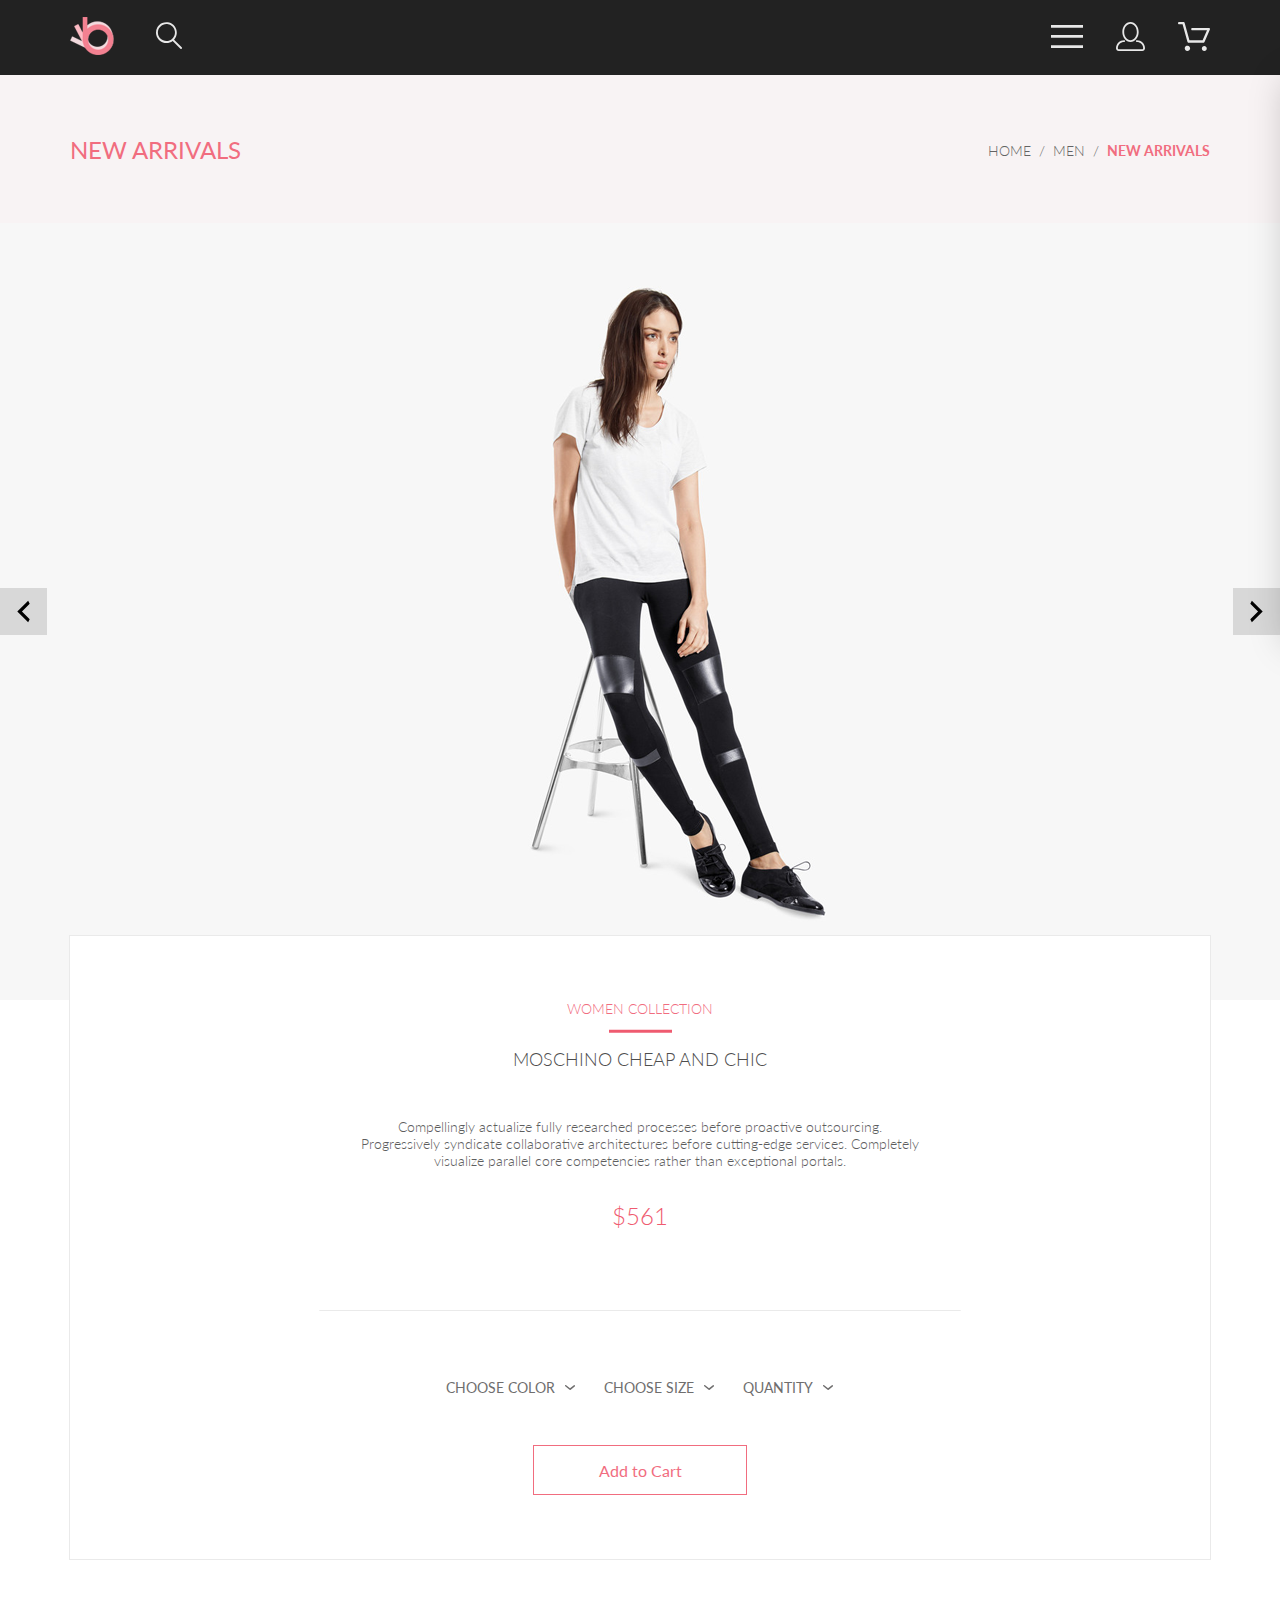
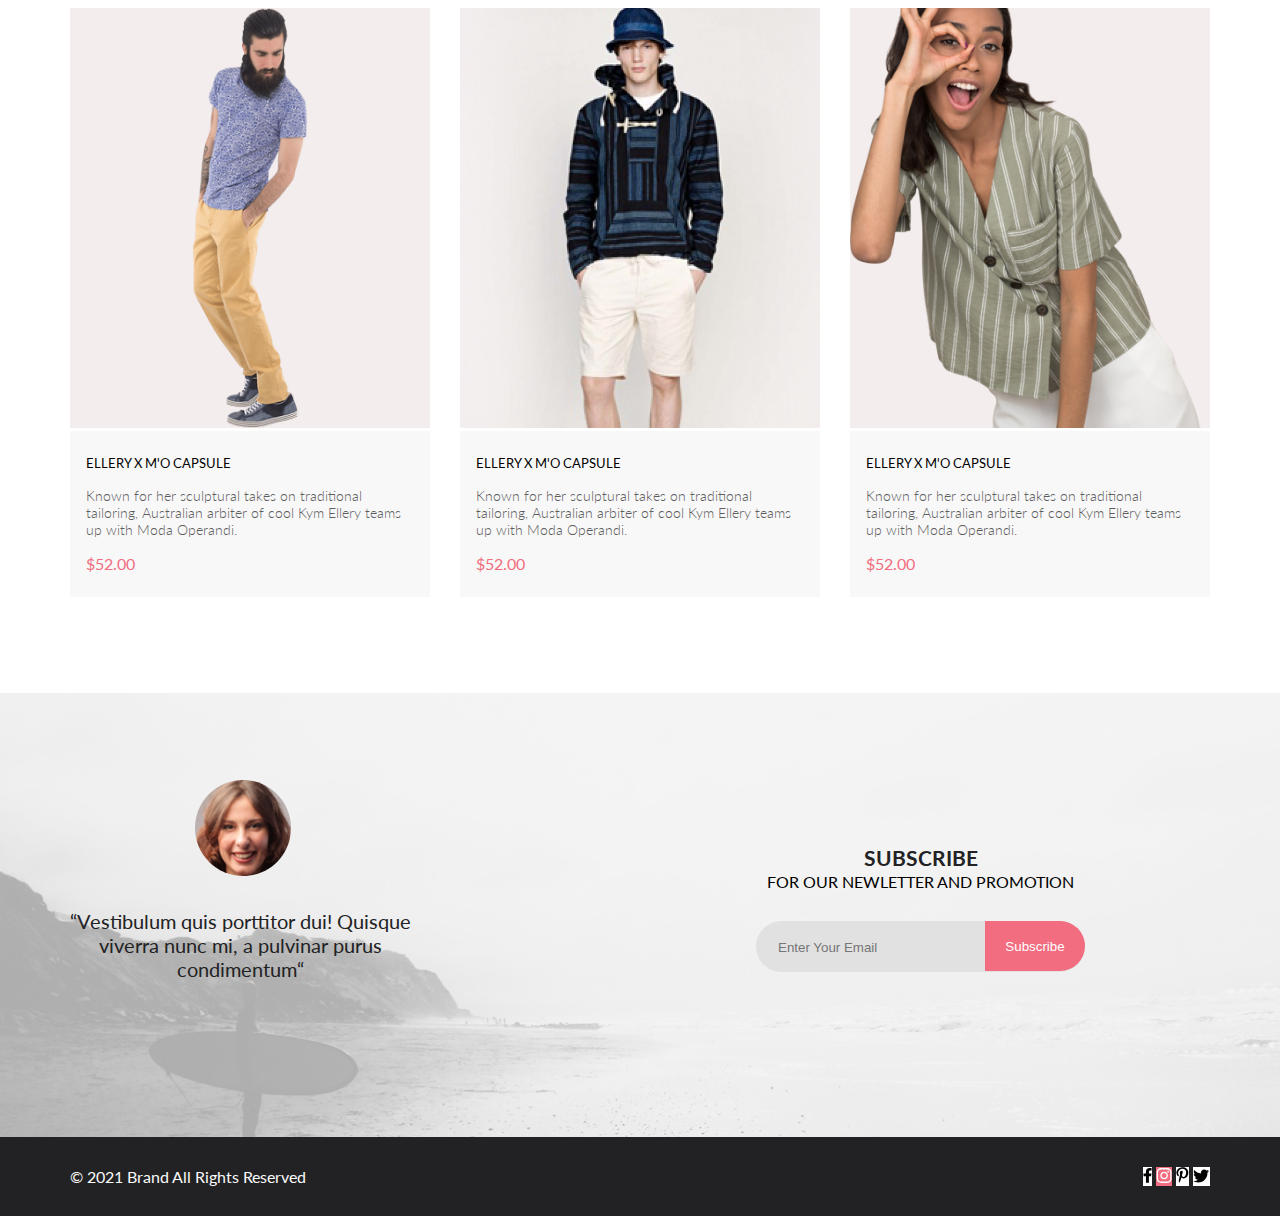
<file: product.html>
<!DOCTYPE html>
<html lang="en">

<head>
    <link rel="preconnect" href="https://fonts.googleapis.com">
    <link rel="preconnect" href="https://fonts.gstatic.com" crossorigin>
    <link href="https://fonts.googleapis.com/css2?family=Lato:wght@300;400;700;900&display=swap" rel="stylesheet">
    <meta charset="UTF-8">
    <meta http-equiv="X-UA-Compatible" content="IE=edge">
    <meta name="viewport" content="width=device-width, initial-scale=1.0">
    <title>Document</title>
    <link rel="stylesheet" href="style.css">
</head>

<body>
    <header class="header center">
        <div class="header__left">
            <a href="index.html"><img src="img/logo.png" alt="logo"></a>
            <a href="#"><img src="img/search.svg" alt="search"></a>
        </div>
        <nav class="header__right">
            <label for="header__check"><img src="img/menu.svg" alt="menu"></label>
            <a class="header__link-site" href="registration.html"><img src="img/reg.svg" alt="reg"></a>
            <a class="header__link-site" href="cart.html"><img src="img/cart.svg" alt="cart"></a>
        </nav>
        <input class="header__checkbox" id="header__check" type="checkbox">
        <div class="mobile-menu">
            <div class="mobile-menu__link-site">
                <a href="registration.html">
                    <svg width="29" height="29" viewBox="0 0 29 29" fill="none" xmlns="http://www.w3.org/2000/svg">
                        <path
                            d="M14.5 19.937C19 19.937 22.656 15.464 22.656 9.968C22.656 4.472 19 0 14.5 0C13.3631 0.0217413 12.2463 0.303398 11.2351 0.823397C10.2239 1.34339 9.34507 2.08794 8.66602 3C7.12663 4.99573 6.30819 7.45381 6.34399 9.974C6.34399 15.465 10 19.937 14.5 19.937ZM14.5 1.813C18 1.813 20.844 5.472 20.844 9.969C20.844 14.466 17.998 18.125 14.5 18.125C11.002 18.125 8.15603 14.465 8.15503 9.969C8.15403 5.473 11 1.813 14.5 1.813ZM20.844 18.125C20.6036 18.125 20.373 18.2205 20.203 18.3905C20.033 18.5605 19.9375 18.7911 19.9375 19.0315C19.9375 19.2719 20.033 19.5025 20.203 19.6725C20.373 19.8425 20.6036 19.938 20.844 19.938C22.526 19.9399 24.1386 20.6088 25.3279 21.7982C26.5172 22.9875 27.1861 24.6 27.188 26.282C27.1875 26.5221 27.0918 26.7523 26.922 26.9221C26.7522 27.0918 26.5221 27.1875 26.282 27.188H2.71997C2.47985 27.1875 2.24975 27.0918 2.07996 26.9221C1.91016 26.7523 1.81449 26.5221 1.81396 26.282C1.81608 24.6001 2.48517 22.9877 3.67444 21.7985C4.86371 20.6092 6.47608 19.9401 8.15796 19.938C8.39824 19.938 8.62868 19.8425 8.79858 19.6726C8.96849 19.5027 9.06396 19.2723 9.06396 19.032C9.06396 18.7917 8.96849 18.5613 8.79858 18.3914C8.62868 18.2215 8.39824 18.126 8.15796 18.126C5.99541 18.1279 3.92201 18.9875 2.39258 20.5164C0.863144 22.0453 0.00264777 24.1185 0 26.281C0.000794067 27.0019 0.287502 27.693 0.797241 28.2027C1.30698 28.7125 1.99811 28.9992 2.71899 29H26.282C27.0027 28.9989 27.6936 28.7121 28.2031 28.2024C28.7126 27.6927 28.9992 27.0017 29 26.281C28.9974 24.1187 28.1372 22.0457 26.6083 20.5168C25.0793 18.9878 23.0063 18.1276 20.844 18.125Z"
                            fill="black" />
                    </svg>
                </a>
                <a href="cart.html">
                    <svg width="32" height="29" viewBox="0 0 32 29" fill="none" xmlns="http://www.w3.org/2000/svg">
                        <path
                            d="M26.2009 29C25.5532 28.9738 24.9415 28.6948 24.4972 28.2227C24.0529 27.7506 23.8114 27.1232 23.8245 26.475C23.8376 25.8269 24.1043 25.2097 24.5673 24.7559C25.0303 24.3022 25.6527 24.048 26.301 24.048C26.9493 24.048 27.5717 24.3022 28.0347 24.7559C28.4977 25.2097 28.7644 25.8269 28.7775 26.475C28.7906 27.1232 28.549 27.7506 28.1047 28.2227C27.6604 28.6948 27.0488 28.9738 26.401 29H26.2009ZM6.75293 26.32C6.75293 25.79 6.91011 25.2718 7.20459 24.8311C7.49907 24.3904 7.91764 24.0469 8.40735 23.844C8.89705 23.6412 9.43594 23.5881 9.95581 23.6915C10.4757 23.7949 10.9532 24.0502 11.328 24.425C11.7028 24.7998 11.9581 25.2773 12.0615 25.7972C12.1649 26.317 12.1118 26.8559 11.9089 27.3456C11.7061 27.8353 11.3626 28.2539 10.9219 28.5483C10.4812 28.8428 9.96304 29 9.43298 29C9.08087 29.0003 8.73212 28.9311 8.40674 28.7966C8.08136 28.662 7.78569 28.4646 7.53662 28.2158C7.28755 27.9669 7.09001 27.6713 6.9552 27.3461C6.82039 27.0208 6.75098 26.6721 6.75098 26.32H6.75293ZM10.553 20.686C10.2935 20.6868 10.0409 20.6024 9.83411 20.4457C9.62727 20.2891 9.47758 20.0689 9.40796 19.819L4.57495 2.36401H1.18201C0.868521 2.36401 0.567859 2.23947 0.346191 2.01781C0.124523 1.79614 0 1.49549 0 1.18201C0 0.868519 0.124523 0.567873 0.346191 0.346205C0.567859 0.124537 0.868521 5.81268e-06 1.18201 5.81268e-06H5.46301C5.7225 -0.00080736 5.97504 0.0837201 6.18176 0.240568C6.38848 0.397416 6.53784 0.617884 6.60693 0.868006L11.4399 18.323H24.6179L29.001 8.27501H14.401C14.2428 8.27961 14.0854 8.25242 13.9379 8.19507C13.7904 8.13771 13.6559 8.05134 13.5424 7.94108C13.4288 7.83082 13.3386 7.69891 13.277 7.55315C13.2154 7.40739 13.1836 7.25075 13.1836 7.0925C13.1836 6.93426 13.2154 6.77762 13.277 6.63186C13.3386 6.4861 13.4288 6.35419 13.5424 6.24393C13.6559 6.13367 13.7904 6.0473 13.9379 5.98994C14.0854 5.93259 14.2428 5.90541 14.401 5.91001H30.814C31.0097 5.90996 31.2022 5.95866 31.3744 6.05172C31.5465 6.14478 31.6928 6.27926 31.7999 6.44301C31.9078 6.60729 31.9734 6.79569 31.9908 6.99145C32.0083 7.18721 31.9771 7.38424 31.9 7.565L26.495 19.977C26.4026 20.1876 26.251 20.3668 26.0585 20.4927C25.866 20.6186 25.641 20.6858 25.411 20.686H10.553Z"
                            fill="black" />
                    </svg>

                </a>
            </div>
            <h3 class="mobile-menu__heading">MENU</h3>
            <div class="mobile-menu__box">
                <div class="mobile-menu__item">
                    <a href="catalog.html" class="mobile-menu__title">MAN</a>
                    <ul class="mobile-menu__list">
                        <li><a class="mobile-menu__link" href="#">Accessories</a></li>
                        <li><a class="mobile-menu__link" href="#">Bags</a></li>
                        <li><a class="mobile-menu__link" href="#">Denim</a></li>
                        <li><a class="mobile-menu__link" href="#">T-Shirts</a></li>
                    </ul>
                </div>
                <div class="mobile-menu__item">
                    <a href="catalog.html" class="mobile-menu__title">WOMAN</a>
                    <ul class="mobile-menu__list">
                        <li><a class="mobile-menu__link" href="">Accessories</a></li>
                        <li><a class="mobile-menu__link" href="">Bags</a></li>
                        <li><a class="mobile-menu__link" href="">Denim</a></li>
                        <li><a class="mobile-menu__link" href="">T-Shirts</a></li>
                    </ul>
                </div>
                <div class="mobile-menu__item">
                    <a href="catalog.html" class="mobile-menu__title">KIDS</a>
                    <ul class="mobile-menu__list">
                        <li><a class="mobile-menu__link" href="">Accessories</a></li>
                        <li><a class="mobile-menu__link" href="">Bags</a></li>
                        <li><a class="mobile-menu__link" href="">Denim</a></li>
                        <li><a class="mobile-menu__link" href="">T-Shirts</a></li>
                    </ul>
                </div>
            </div>
        </div>
    </header>
    <section class="head center">
        <h2 class="head__heading">NEW ARRIVALS </h2>
        <div class="breadcrumb">
            <div class="breadcrumb__box-link"><a class="breadcrumb__link" href="index.html">HOME</a></div>
            <div class="breadcrumb__box-link"><a class="breadcrumb__link" href="#">MEN</a></div>
            <div class="breadcrumb__box-link"><a class="breadcrumb__link" href="#">NEW ARRIVALS</a></div>
        </div>
    </section>
    <div class="slider">
        <a href="" class="slider__arrow slider__arrow_left">
            <svg width="13" height="23" viewBox="0 0 13 23" fill="none" xmlns="http://www.w3.org/2000/svg">
                <path d="M12.6998 3.7499L4.9498 11.4999L12.6998 19.2499L11.1498 22.3499L0.299805 11.4999L11.1498 0.649902L12.6998 3.7499Z" fill="black"/>
                </svg>

        </a>
        <img src="img/slider.png" alt="slider photo">
        <a href="" class="slider__arrow slider__arrow_right">
            <svg width="13" height="23" viewBox="0 0 13 23" fill="none" xmlns="http://www.w3.org/2000/svg">
                <path d="M0.299805 19.2499L8.0498 11.4999L0.299805 3.7499L1.8498 0.649902L12.6998 11.4999L1.8498 22.3499L0.299805 19.2499Z" fill="black"/>
                </svg>

        </a>
    </div>
    <section class="content">
        <h3 class="content__title">WOMEN COLLECTION</h3>
        <div class="content__line">
            <img src="img/Rectangle 28.svg" alt="line">
        </div>
        <h2 class="content__heading">MOSCHINO CHEAP AND CHIC</h2>
        <p class="content__text">
            Compellingly actualize fully researched processes before proactive outsourcing. <br> Progressively syndicate collaborative architectures before cutting-edge services. Completely <br> visualize parallel core competencies rather than exceptional portals.
        </p>
        <div class="content__price">$561</div>
        <div class="content__line-big">
            <img src="img/Vector.svg" alt="bigline">
        </div>
        <div class="sort">
            <details class="sort__details">
                <summary class="sort__summary">CHOOSE COLOR <svg width="11" height="6" viewBox="0 0 11 6" fill="none" xmlns="http://www.w3.org/2000/svg">
                    <path d="M5.00214 5.00214C4.83521 5.00247 4.67343 4.94433 4.54488 4.83782L0.258102 1.2655C0.112196 1.14422 0.0204417 0.969958 0.00302325 0.781035C-0.0143952 0.592112 0.0439493 0.404007 0.165221 0.258101C0.286493 0.112196 0.460759 0.0204417 0.649682 0.00302327C0.838605 -0.0143952 1.02671 0.043949 1.17262 0.165221L5.00214 3.36602L8.83167 0.279536C8.90475 0.220188 8.98884 0.175869 9.0791 0.149125C9.16937 0.122382 9.26403 0.113741 9.35764 0.1237C9.45126 0.133659 9.54198 0.162021 9.6246 0.207156C9.70722 0.252292 9.7801 0.313311 9.83906 0.386705C9.90449 0.460167 9.95405 0.546351 9.98462 0.639855C10.0152 0.733359 10.0261 0.83217 10.0167 0.930097C10.0073 1.02802 9.97784 1.12296 9.93005 1.20895C9.88227 1.29494 9.81723 1.37013 9.73904 1.42982L5.45225 4.88068C5.32002 4.97036 5.16154 5.01312 5.00214 5.00214Z" fill="#6F6E6E"/>
                    </svg>
                </summary>
                <div class="sort__content">

                </div>
            </details>
            <details class="sort__details">
                <summary class="sort__summary">CHOOSE SIZE <svg width="11" height="6" viewBox="0 0 11 6" fill="none" xmlns="http://www.w3.org/2000/svg">
                    <path d="M5.00214 5.00214C4.83521 5.00247 4.67343 4.94433 4.54488 4.83782L0.258102 1.2655C0.112196 1.14422 0.0204417 0.969958 0.00302325 0.781035C-0.0143952 0.592112 0.0439493 0.404007 0.165221 0.258101C0.286493 0.112196 0.460759 0.0204417 0.649682 0.00302327C0.838605 -0.0143952 1.02671 0.043949 1.17262 0.165221L5.00214 3.36602L8.83167 0.279536C8.90475 0.220188 8.98884 0.175869 9.0791 0.149125C9.16937 0.122382 9.26403 0.113741 9.35764 0.1237C9.45126 0.133659 9.54198 0.162021 9.6246 0.207156C9.70722 0.252292 9.7801 0.313311 9.83906 0.386705C9.90449 0.460167 9.95405 0.546351 9.98462 0.639855C10.0152 0.733359 10.0261 0.83217 10.0167 0.930097C10.0073 1.02802 9.97784 1.12296 9.93005 1.20895C9.88227 1.29494 9.81723 1.37013 9.73904 1.42982L5.45225 4.88068C5.32002 4.97036 5.16154 5.01312 5.00214 5.00214Z" fill="#6F6E6E"/>
                    </svg></summary>
                <div class="sort__content">
                    <label class="sort__label">
                        <input type="checkbox" name="" id=""> <span>XS</span>
                    </label>
                    <label class="sort__label">
                        <input type="checkbox" name="" id=""> <span>S</span>
                    </label>
                    <label class="sort__label">
                        <input type="checkbox" name="" id=""> <span>M</span>
                    </label>
                    <label class="sort__label">
                        <input type="checkbox" name="" id=""> <span>L</span>
                    </label>
                </div>
            </details>
            <details class="sort__details">
                <summary class="sort__summary">QUANTITY <svg width="11" height="6" viewBox="0 0 11 6" fill="none" xmlns="http://www.w3.org/2000/svg">
                    <path d="M5.00214 5.00214C4.83521 5.00247 4.67343 4.94433 4.54488 4.83782L0.258102 1.2655C0.112196 1.14422 0.0204417 0.969958 0.00302325 0.781035C-0.0143952 0.592112 0.0439493 0.404007 0.165221 0.258101C0.286493 0.112196 0.460759 0.0204417 0.649682 0.00302327C0.838605 -0.0143952 1.02671 0.043949 1.17262 0.165221L5.00214 3.36602L8.83167 0.279536C8.90475 0.220188 8.98884 0.175869 9.0791 0.149125C9.16937 0.122382 9.26403 0.113741 9.35764 0.1237C9.45126 0.133659 9.54198 0.162021 9.6246 0.207156C9.70722 0.252292 9.7801 0.313311 9.83906 0.386705C9.90449 0.460167 9.95405 0.546351 9.98462 0.639855C10.0152 0.733359 10.0261 0.83217 10.0167 0.930097C10.0073 1.02802 9.97784 1.12296 9.93005 1.20895C9.88227 1.29494 9.81723 1.37013 9.73904 1.42982L5.45225 4.88068C5.32002 4.97036 5.16154 5.01312 5.00214 5.00214Z" fill="#6F6E6E"/>
                    </svg></summary>
                <div class="sort__content">
                    <label class="sort__label">
                        <input type="checkbox" name="" id=""> <span>XS</span>
                    </label>
                    <label class="sort__label">
                        <input type="checkbox" name="" id=""> <span>S</span>
                    </label>
                    <label class="sort__label">
                        <input type="checkbox" name="" id=""> <span>M</span>
                    </label>
                    <label class="sort__label">
                        <input type="checkbox" name="" id=""> <span>L</span>
                    </label>
                </div>
            </details>
        </div>
        <div class="button mbutton">
            Add to Cart
        </div>
    </section>

    <section class="product-box center">
        <div class="product-box__content">
            <div class="product">
                <img class="product__img" src="img/product4.jpg" alt="">
                <div class="product__content">
                    <a href="product.html" class="product__heading">ELLERY X M'O CAPSULE</a>
                    <p class="product__text">Known for her sculptural takes on traditional tailoring, Australian arbiter of cool Kym Ellery teams up with Moda Operandi.</p>
                    <p class="product__price">$52.00</p>
                </div>
                <a href="#" class="product__add"><svg width="27" height="25" viewBox="0 0 27 25" fill="none" xmlns="http://www.w3.org/2000/svg">
                    <path d="M21.9509 23.2667H21.8386C21.2294 23.2667 20.7177 22.7671 20.6735 22.1294C20.629 21.4607 21.1175 20.8785 21.7626 20.8346C21.788 20.8329 21.8145 20.832 21.8405 20.832C22.4575 20.832 22.9743 21.3219 23.0201 21.9487C23.0319 22.1971 22.9914 22.5514 22.736 22.8439L22.73 22.8507L22.7242 22.8575C22.5275 23.0912 22.2607 23.2321 21.9509 23.2667ZM8.21887 23.2604C7.5683 23.2604 7.03906 22.7174 7.03906 22.05C7.03906 21.3832 7.5683 20.8406 8.21887 20.8406C8.86945 20.8406 9.39868 21.3832 9.39868 22.05C9.39868 22.7174 8.86945 23.2604 8.21887 23.2604Z" fill="white"/>
                    <path d="M21.876 22.2662C21.921 22.2549 21.9423 22.2339 21.96 22.2129C21.9678 22.2037 21.9756 22.1946 21.9835 22.1855C22.02 22.1438 22.0233 22.0553 22.0224 22.0105C22.0092 21.9044 21.9185 21.8315 21.8412 21.8315C21.8375 21.8315 21.8336 21.8317 21.8312 21.8318C21.7531 21.8372 21.6653 21.9409 21.6719 22.0625C21.6813 22.1793 21.7675 22.2662 21.8392 22.2662H21.876ZM8.21954 22.2599C8.31873 22.2599 8.39935 22.1655 8.39935 22.0496C8.39935 21.9341 8.31873 21.8401 8.21954 21.8401C8.12042 21.8401 8.03973 21.9341 8.03973 22.0496C8.03973 22.1655 8.12042 22.2599 8.21954 22.2599ZM21.9995 24.2662C21.9517 24.2662 21.8878 24.2662 21.8392 24.2662C20.7017 24.2662 19.7567 23.3545 19.6765 22.198C19.5964 20.9929 20.4937 19.9183 21.6953 19.8364C21.7441 19.8331 21.7928 19.8315 21.8412 19.8315C22.9799 19.8315 23.9413 20.7324 24.019 21.8884C24.0505 22.4915 23.8741 23.0612 23.4898 23.5012C23.1055 23.9575 22.5764 24.2177 21.9995 24.2662ZM8.21954 24.2599C7.01532 24.2599 6.03973 23.2709 6.03973 22.0496C6.03973 20.8291 7.01532 19.8401 8.21954 19.8401C9.42371 19.8401 10.3994 20.8291 10.3994 22.0496C10.3994 23.2709 9.42371 24.2599 8.21954 24.2599ZM21.1984 17.3938H9.13306C8.70013 17.3938 8.31586 17.1005 8.20331 16.6775L4.27753 2.24768H1.52173C0.993408 2.24768 0.560547 1.80859 0.560547 1.27039C0.560547 0.733032 0.993408 0.292969 1.52173 0.292969H4.99933C5.43134 0.292969 5.81561 0.586304 5.9281 1.01025L9.85394 15.4391H20.5576L24.1144 7.13379H12.2578C11.7286 7.13379 11.2957 6.69373 11.2957 6.15649C11.2957 5.61914 11.7286 5.17908 12.2578 5.17908H25.5886C25.9091 5.17908 26.2141 5.34192 26.3896 5.61914C26.566 5.89539 26.5984 6.23743 26.4697 6.547L22.0795 16.807C21.9193 17.1653 21.5827 17.3938 21.1984 17.3938Z" fill="white"/>
                    <path d="M21.876 22.2662C21.921 22.2549 21.9423 22.2339 21.96 22.2129C21.9678 22.2037 21.9756 22.1946 21.9835 22.1855C22.02 22.1438 22.0233 22.0553 22.0224 22.0105C22.0092 21.9044 21.9185 21.8315 21.8412 21.8315C21.8375 21.8315 21.8336 21.8317 21.8312 21.8318C21.7531 21.8372 21.6653 21.9409 21.6719 22.0625C21.6813 22.1793 21.7675 22.2662 21.8392 22.2662H21.876ZM8.21954 22.2599C8.31873 22.2599 8.39935 22.1655 8.39935 22.0496C8.39935 21.9341 8.31873 21.8401 8.21954 21.8401C8.12042 21.8401 8.03973 21.9341 8.03973 22.0496C8.03973 22.1655 8.12042 22.2599 8.21954 22.2599ZM21.9995 24.2662C21.9517 24.2662 21.8878 24.2662 21.8392 24.2662C20.7017 24.2662 19.7567 23.3545 19.6765 22.198C19.5964 20.9929 20.4937 19.9183 21.6953 19.8364C21.7441 19.8331 21.7928 19.8315 21.8412 19.8315C22.9799 19.8315 23.9413 20.7324 24.019 21.8884C24.0505 22.4915 23.8741 23.0612 23.4898 23.5012C23.1055 23.9575 22.5764 24.2177 21.9995 24.2662ZM8.21954 24.2599C7.01532 24.2599 6.03973 23.2709 6.03973 22.0496C6.03973 20.8291 7.01532 19.8401 8.21954 19.8401C9.42371 19.8401 10.3994 20.8291 10.3994 22.0496C10.3994 23.2709 9.42371 24.2599 8.21954 24.2599ZM21.1984 17.3938H9.13306C8.70013 17.3938 8.31586 17.1005 8.20331 16.6775L4.27753 2.24768H1.52173C0.993408 2.24768 0.560547 1.80859 0.560547 1.27039C0.560547 0.733032 0.993408 0.292969 1.52173 0.292969H4.99933C5.43134 0.292969 5.81561 0.586304 5.9281 1.01025L9.85394 15.4391H20.5576L24.1144 7.13379H12.2578C11.7286 7.13379 11.2957 6.69373 11.2957 6.15649C11.2957 5.61914 11.7286 5.17908 12.2578 5.17908H25.5886C25.9091 5.17908 26.2141 5.34192 26.3896 5.61914C26.566 5.89539 26.5984 6.23743 26.4697 6.547L22.0795 16.807C21.9193 17.1653 21.5827 17.3938 21.1984 17.3938Z" fill="white"/>
                    </svg>
                    Add to Cart</a>
            </div>
            <div class="product">
                <img class="product__img" src="img/product3.jpg" alt="">
                <div class="product__content">
                    <a href="product.html" class="product__heading">ELLERY X M'O CAPSULE</a>
                    <p class="product__text">Known for her sculptural takes on traditional tailoring, Australian arbiter of cool Kym Ellery teams up with Moda Operandi.</p>
                    <p class="product__price">$52.00</p>
                </div>
                <a href="#" class="product__add"><svg width="27" height="25" viewBox="0 0 27 25" fill="none" xmlns="http://www.w3.org/2000/svg">
                    <path d="M21.9509 23.2667H21.8386C21.2294 23.2667 20.7177 22.7671 20.6735 22.1294C20.629 21.4607 21.1175 20.8785 21.7626 20.8346C21.788 20.8329 21.8145 20.832 21.8405 20.832C22.4575 20.832 22.9743 21.3219 23.0201 21.9487C23.0319 22.1971 22.9914 22.5514 22.736 22.8439L22.73 22.8507L22.7242 22.8575C22.5275 23.0912 22.2607 23.2321 21.9509 23.2667ZM8.21887 23.2604C7.5683 23.2604 7.03906 22.7174 7.03906 22.05C7.03906 21.3832 7.5683 20.8406 8.21887 20.8406C8.86945 20.8406 9.39868 21.3832 9.39868 22.05C9.39868 22.7174 8.86945 23.2604 8.21887 23.2604Z" fill="white"/>
                    <path d="M21.876 22.2662C21.921 22.2549 21.9423 22.2339 21.96 22.2129C21.9678 22.2037 21.9756 22.1946 21.9835 22.1855C22.02 22.1438 22.0233 22.0553 22.0224 22.0105C22.0092 21.9044 21.9185 21.8315 21.8412 21.8315C21.8375 21.8315 21.8336 21.8317 21.8312 21.8318C21.7531 21.8372 21.6653 21.9409 21.6719 22.0625C21.6813 22.1793 21.7675 22.2662 21.8392 22.2662H21.876ZM8.21954 22.2599C8.31873 22.2599 8.39935 22.1655 8.39935 22.0496C8.39935 21.9341 8.31873 21.8401 8.21954 21.8401C8.12042 21.8401 8.03973 21.9341 8.03973 22.0496C8.03973 22.1655 8.12042 22.2599 8.21954 22.2599ZM21.9995 24.2662C21.9517 24.2662 21.8878 24.2662 21.8392 24.2662C20.7017 24.2662 19.7567 23.3545 19.6765 22.198C19.5964 20.9929 20.4937 19.9183 21.6953 19.8364C21.7441 19.8331 21.7928 19.8315 21.8412 19.8315C22.9799 19.8315 23.9413 20.7324 24.019 21.8884C24.0505 22.4915 23.8741 23.0612 23.4898 23.5012C23.1055 23.9575 22.5764 24.2177 21.9995 24.2662ZM8.21954 24.2599C7.01532 24.2599 6.03973 23.2709 6.03973 22.0496C6.03973 20.8291 7.01532 19.8401 8.21954 19.8401C9.42371 19.8401 10.3994 20.8291 10.3994 22.0496C10.3994 23.2709 9.42371 24.2599 8.21954 24.2599ZM21.1984 17.3938H9.13306C8.70013 17.3938 8.31586 17.1005 8.20331 16.6775L4.27753 2.24768H1.52173C0.993408 2.24768 0.560547 1.80859 0.560547 1.27039C0.560547 0.733032 0.993408 0.292969 1.52173 0.292969H4.99933C5.43134 0.292969 5.81561 0.586304 5.9281 1.01025L9.85394 15.4391H20.5576L24.1144 7.13379H12.2578C11.7286 7.13379 11.2957 6.69373 11.2957 6.15649C11.2957 5.61914 11.7286 5.17908 12.2578 5.17908H25.5886C25.9091 5.17908 26.2141 5.34192 26.3896 5.61914C26.566 5.89539 26.5984 6.23743 26.4697 6.547L22.0795 16.807C21.9193 17.1653 21.5827 17.3938 21.1984 17.3938Z" fill="white"/>
                    <path d="M21.876 22.2662C21.921 22.2549 21.9423 22.2339 21.96 22.2129C21.9678 22.2037 21.9756 22.1946 21.9835 22.1855C22.02 22.1438 22.0233 22.0553 22.0224 22.0105C22.0092 21.9044 21.9185 21.8315 21.8412 21.8315C21.8375 21.8315 21.8336 21.8317 21.8312 21.8318C21.7531 21.8372 21.6653 21.9409 21.6719 22.0625C21.6813 22.1793 21.7675 22.2662 21.8392 22.2662H21.876ZM8.21954 22.2599C8.31873 22.2599 8.39935 22.1655 8.39935 22.0496C8.39935 21.9341 8.31873 21.8401 8.21954 21.8401C8.12042 21.8401 8.03973 21.9341 8.03973 22.0496C8.03973 22.1655 8.12042 22.2599 8.21954 22.2599ZM21.9995 24.2662C21.9517 24.2662 21.8878 24.2662 21.8392 24.2662C20.7017 24.2662 19.7567 23.3545 19.6765 22.198C19.5964 20.9929 20.4937 19.9183 21.6953 19.8364C21.7441 19.8331 21.7928 19.8315 21.8412 19.8315C22.9799 19.8315 23.9413 20.7324 24.019 21.8884C24.0505 22.4915 23.8741 23.0612 23.4898 23.5012C23.1055 23.9575 22.5764 24.2177 21.9995 24.2662ZM8.21954 24.2599C7.01532 24.2599 6.03973 23.2709 6.03973 22.0496C6.03973 20.8291 7.01532 19.8401 8.21954 19.8401C9.42371 19.8401 10.3994 20.8291 10.3994 22.0496C10.3994 23.2709 9.42371 24.2599 8.21954 24.2599ZM21.1984 17.3938H9.13306C8.70013 17.3938 8.31586 17.1005 8.20331 16.6775L4.27753 2.24768H1.52173C0.993408 2.24768 0.560547 1.80859 0.560547 1.27039C0.560547 0.733032 0.993408 0.292969 1.52173 0.292969H4.99933C5.43134 0.292969 5.81561 0.586304 5.9281 1.01025L9.85394 15.4391H20.5576L24.1144 7.13379H12.2578C11.7286 7.13379 11.2957 6.69373 11.2957 6.15649C11.2957 5.61914 11.7286 5.17908 12.2578 5.17908H25.5886C25.9091 5.17908 26.2141 5.34192 26.3896 5.61914C26.566 5.89539 26.5984 6.23743 26.4697 6.547L22.0795 16.807C21.9193 17.1653 21.5827 17.3938 21.1984 17.3938Z" fill="white"/>
                    </svg>
                    Add to Cart</a>
            </div>
            <div class="product">
                <img class="product__img" src="img/product6.jpg" alt="">
                <div class="product__content">
                    <a href="product.html" class="product__heading">ELLERY X M'O CAPSULE</a>
                    <p class="product__text">Known for her sculptural takes on traditional tailoring, Australian arbiter of cool Kym Ellery teams up with Moda Operandi.</p>
                    <p class="product__price">$52.00</p>
                </div>
                <a href="#" class="product__add"><svg width="27" height="25" viewBox="0 0 27 25" fill="none" xmlns="http://www.w3.org/2000/svg">
                    <path d="M21.9509 23.2667H21.8386C21.2294 23.2667 20.7177 22.7671 20.6735 22.1294C20.629 21.4607 21.1175 20.8785 21.7626 20.8346C21.788 20.8329 21.8145 20.832 21.8405 20.832C22.4575 20.832 22.9743 21.3219 23.0201 21.9487C23.0319 22.1971 22.9914 22.5514 22.736 22.8439L22.73 22.8507L22.7242 22.8575C22.5275 23.0912 22.2607 23.2321 21.9509 23.2667ZM8.21887 23.2604C7.5683 23.2604 7.03906 22.7174 7.03906 22.05C7.03906 21.3832 7.5683 20.8406 8.21887 20.8406C8.86945 20.8406 9.39868 21.3832 9.39868 22.05C9.39868 22.7174 8.86945 23.2604 8.21887 23.2604Z" fill="white"/>
                    <path d="M21.876 22.2662C21.921 22.2549 21.9423 22.2339 21.96 22.2129C21.9678 22.2037 21.9756 22.1946 21.9835 22.1855C22.02 22.1438 22.0233 22.0553 22.0224 22.0105C22.0092 21.9044 21.9185 21.8315 21.8412 21.8315C21.8375 21.8315 21.8336 21.8317 21.8312 21.8318C21.7531 21.8372 21.6653 21.9409 21.6719 22.0625C21.6813 22.1793 21.7675 22.2662 21.8392 22.2662H21.876ZM8.21954 22.2599C8.31873 22.2599 8.39935 22.1655 8.39935 22.0496C8.39935 21.9341 8.31873 21.8401 8.21954 21.8401C8.12042 21.8401 8.03973 21.9341 8.03973 22.0496C8.03973 22.1655 8.12042 22.2599 8.21954 22.2599ZM21.9995 24.2662C21.9517 24.2662 21.8878 24.2662 21.8392 24.2662C20.7017 24.2662 19.7567 23.3545 19.6765 22.198C19.5964 20.9929 20.4937 19.9183 21.6953 19.8364C21.7441 19.8331 21.7928 19.8315 21.8412 19.8315C22.9799 19.8315 23.9413 20.7324 24.019 21.8884C24.0505 22.4915 23.8741 23.0612 23.4898 23.5012C23.1055 23.9575 22.5764 24.2177 21.9995 24.2662ZM8.21954 24.2599C7.01532 24.2599 6.03973 23.2709 6.03973 22.0496C6.03973 20.8291 7.01532 19.8401 8.21954 19.8401C9.42371 19.8401 10.3994 20.8291 10.3994 22.0496C10.3994 23.2709 9.42371 24.2599 8.21954 24.2599ZM21.1984 17.3938H9.13306C8.70013 17.3938 8.31586 17.1005 8.20331 16.6775L4.27753 2.24768H1.52173C0.993408 2.24768 0.560547 1.80859 0.560547 1.27039C0.560547 0.733032 0.993408 0.292969 1.52173 0.292969H4.99933C5.43134 0.292969 5.81561 0.586304 5.9281 1.01025L9.85394 15.4391H20.5576L24.1144 7.13379H12.2578C11.7286 7.13379 11.2957 6.69373 11.2957 6.15649C11.2957 5.61914 11.7286 5.17908 12.2578 5.17908H25.5886C25.9091 5.17908 26.2141 5.34192 26.3896 5.61914C26.566 5.89539 26.5984 6.23743 26.4697 6.547L22.0795 16.807C21.9193 17.1653 21.5827 17.3938 21.1984 17.3938Z" fill="white"/>
                    <path d="M21.876 22.2662C21.921 22.2549 21.9423 22.2339 21.96 22.2129C21.9678 22.2037 21.9756 22.1946 21.9835 22.1855C22.02 22.1438 22.0233 22.0553 22.0224 22.0105C22.0092 21.9044 21.9185 21.8315 21.8412 21.8315C21.8375 21.8315 21.8336 21.8317 21.8312 21.8318C21.7531 21.8372 21.6653 21.9409 21.6719 22.0625C21.6813 22.1793 21.7675 22.2662 21.8392 22.2662H21.876ZM8.21954 22.2599C8.31873 22.2599 8.39935 22.1655 8.39935 22.0496C8.39935 21.9341 8.31873 21.8401 8.21954 21.8401C8.12042 21.8401 8.03973 21.9341 8.03973 22.0496C8.03973 22.1655 8.12042 22.2599 8.21954 22.2599ZM21.9995 24.2662C21.9517 24.2662 21.8878 24.2662 21.8392 24.2662C20.7017 24.2662 19.7567 23.3545 19.6765 22.198C19.5964 20.9929 20.4937 19.9183 21.6953 19.8364C21.7441 19.8331 21.7928 19.8315 21.8412 19.8315C22.9799 19.8315 23.9413 20.7324 24.019 21.8884C24.0505 22.4915 23.8741 23.0612 23.4898 23.5012C23.1055 23.9575 22.5764 24.2177 21.9995 24.2662ZM8.21954 24.2599C7.01532 24.2599 6.03973 23.2709 6.03973 22.0496C6.03973 20.8291 7.01532 19.8401 8.21954 19.8401C9.42371 19.8401 10.3994 20.8291 10.3994 22.0496C10.3994 23.2709 9.42371 24.2599 8.21954 24.2599ZM21.1984 17.3938H9.13306C8.70013 17.3938 8.31586 17.1005 8.20331 16.6775L4.27753 2.24768H1.52173C0.993408 2.24768 0.560547 1.80859 0.560547 1.27039C0.560547 0.733032 0.993408 0.292969 1.52173 0.292969H4.99933C5.43134 0.292969 5.81561 0.586304 5.9281 1.01025L9.85394 15.4391H20.5576L24.1144 7.13379H12.2578C11.7286 7.13379 11.2957 6.69373 11.2957 6.15649C11.2957 5.61914 11.7286 5.17908 12.2578 5.17908H25.5886C25.9091 5.17908 26.2141 5.34192 26.3896 5.61914C26.566 5.89539 26.5984 6.23743 26.4697 6.547L22.0795 16.807C21.9193 17.1653 21.5827 17.3938 21.1984 17.3938Z" fill="white"/>
                    </svg>
                    Add to Cart</a>
            </div>
        </div>
    </section>
    <footer>
    <div class="basement center">
        <div class="basement__left">
            <img class="basephoto" src="img/Intersect.svg" alt="photo"></img>
            <p class="quote">“Vestibulum quis porttitor dui! Quisque <br> viverra nunc mi, a pulvinar purus <br> condimentum“</p>
        </div>
        <div class="basement__right">
            <div>
                <p class="basetext text">SUBSCRIBE</p>
                <p class="basetext">FOR OUR NEWLETTER AND PROMOTION</p>
            </div>
            <div class="sub__area">
                <form action="#" method="post">
                    <input type="email" placeholder="Enter Your Email">
                    <button type="submit" class="subscribe__button">Subscribe</button>
                </form>
            </div>
        </div>   
    </div>

    <div class="basement2 center">
        <p class="rigts">© 2021  Brand  All Rights Reserved<p>
        <div class="social__links">
            <a class="social__icons" href="#"><img src="img/facebook.svg" alt=""><a>
            <a class="social__icons inst" href="#"><img src="img/inst.svg" alt=""></a>
            <a class="social__icons" href="#"><img src="img/p.svg" alt=""></a>
            <a class="social__icons" href="#"><img src="img/twitter.svg" alt=""></a>
        </div>
    </div>
    </footer>
</body>

</html>
</file>
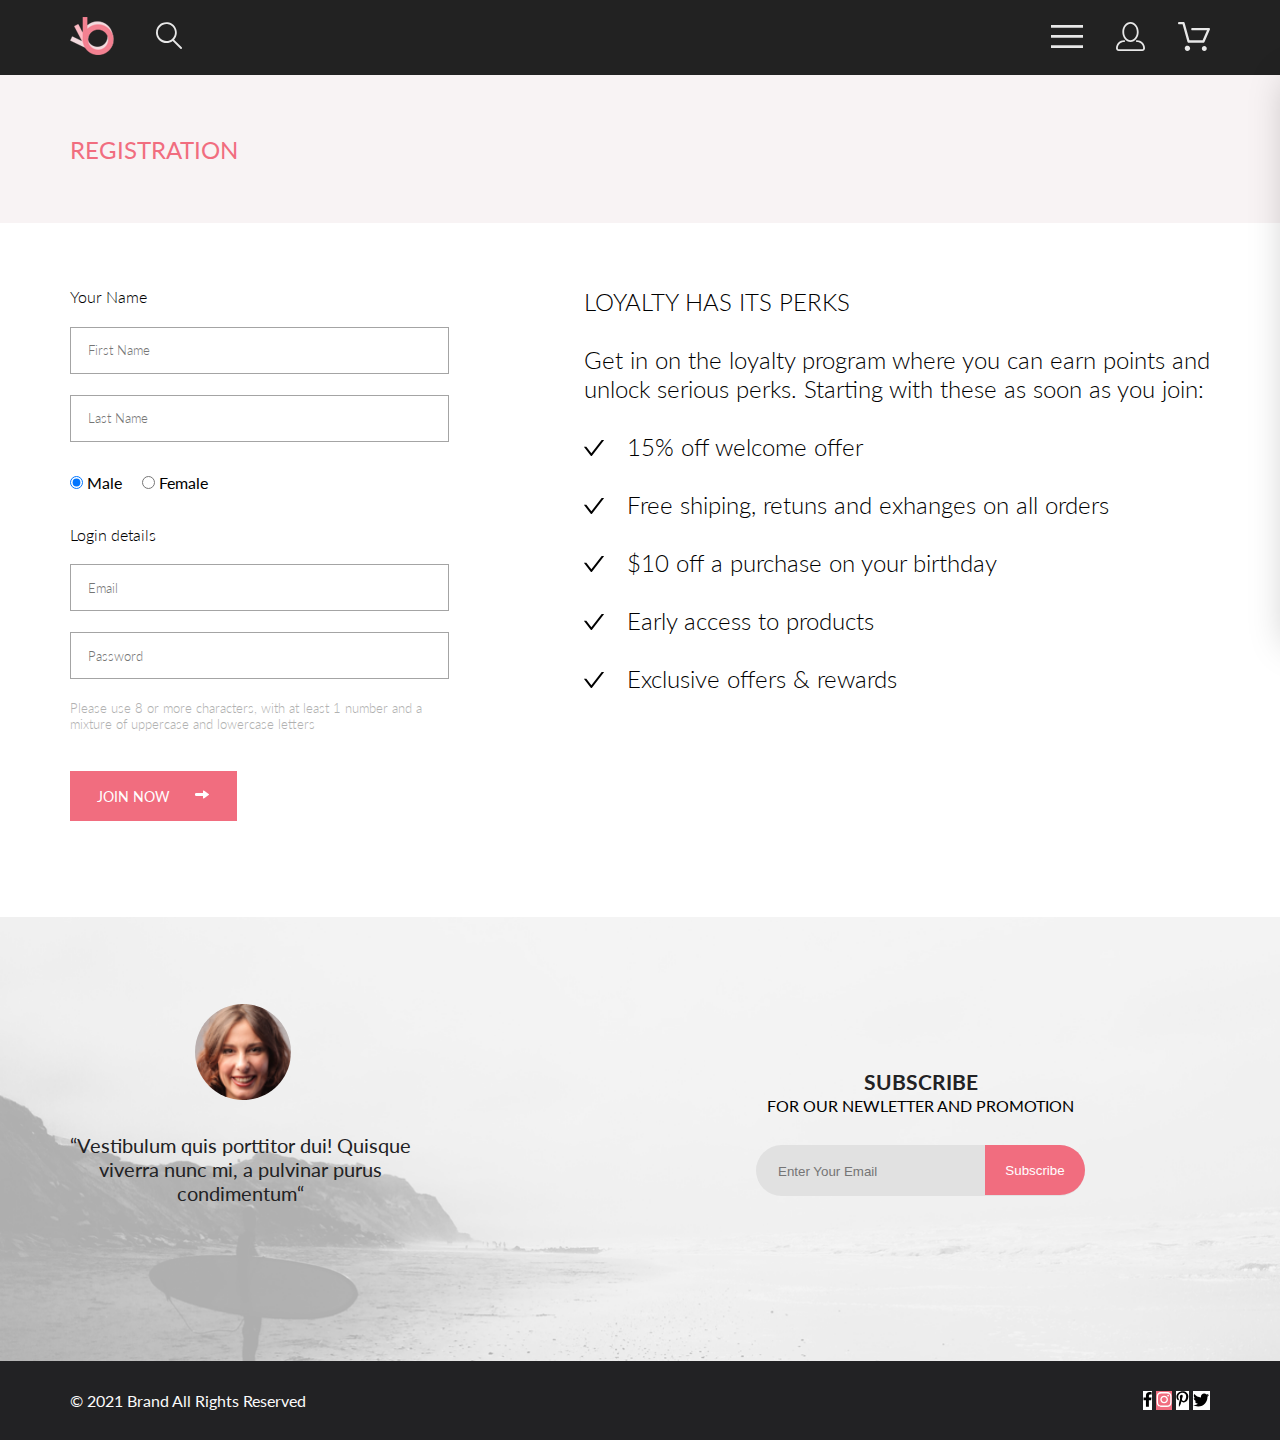
<file: registration.html>
<!DOCTYPE html>
<html lang="en">

<head>
    <link rel="preconnect" href="https://fonts.googleapis.com">
    <link rel="preconnect" href="https://fonts.gstatic.com" crossorigin>
    <link href="https://fonts.googleapis.com/css2?family=Lato:wght@300;400;700;900&display=swap" rel="stylesheet">
    <meta charset="UTF-8">
    <meta http-equiv="X-UA-Compatible" content="IE=edge">
    <meta name="viewport" content="width=device-width, initial-scale=1.0">
    <title>Document</title>
    <link rel="stylesheet" href="style.css">
</head>

<body>
    <header class="header center">
        <div class="header__left">
            <a href="index.html"><img src="img/logo.png" alt="logo"></a>
            <a href="#"><img src="img/search.svg" alt="search"></a>
        </div>
        <nav class="header__right">
            <label for="header__check"><img src="img/menu.svg" alt="menu"></label>
            <a class="header__link-site" href="registration.html"><img src="img/reg.svg" alt="reg"></a>
            <a class="header__link-site" href="cart.html"><img src="img/cart.svg" alt="cart"></a>
        </nav>
        <input class="header__checkbox" id="header__check" type="checkbox">
        <div class="mobile-menu">
            <div class="mobile-menu__link-site">
                <a href="registration.html">
                    <svg width="29" height="29" viewBox="0 0 29 29" fill="none" xmlns="http://www.w3.org/2000/svg">
                        <path
                            d="M14.5 19.937C19 19.937 22.656 15.464 22.656 9.968C22.656 4.472 19 0 14.5 0C13.3631 0.0217413 12.2463 0.303398 11.2351 0.823397C10.2239 1.34339 9.34507 2.08794 8.66602 3C7.12663 4.99573 6.30819 7.45381 6.34399 9.974C6.34399 15.465 10 19.937 14.5 19.937ZM14.5 1.813C18 1.813 20.844 5.472 20.844 9.969C20.844 14.466 17.998 18.125 14.5 18.125C11.002 18.125 8.15603 14.465 8.15503 9.969C8.15403 5.473 11 1.813 14.5 1.813ZM20.844 18.125C20.6036 18.125 20.373 18.2205 20.203 18.3905C20.033 18.5605 19.9375 18.7911 19.9375 19.0315C19.9375 19.2719 20.033 19.5025 20.203 19.6725C20.373 19.8425 20.6036 19.938 20.844 19.938C22.526 19.9399 24.1386 20.6088 25.3279 21.7982C26.5172 22.9875 27.1861 24.6 27.188 26.282C27.1875 26.5221 27.0918 26.7523 26.922 26.9221C26.7522 27.0918 26.5221 27.1875 26.282 27.188H2.71997C2.47985 27.1875 2.24975 27.0918 2.07996 26.9221C1.91016 26.7523 1.81449 26.5221 1.81396 26.282C1.81608 24.6001 2.48517 22.9877 3.67444 21.7985C4.86371 20.6092 6.47608 19.9401 8.15796 19.938C8.39824 19.938 8.62868 19.8425 8.79858 19.6726C8.96849 19.5027 9.06396 19.2723 9.06396 19.032C9.06396 18.7917 8.96849 18.5613 8.79858 18.3914C8.62868 18.2215 8.39824 18.126 8.15796 18.126C5.99541 18.1279 3.92201 18.9875 2.39258 20.5164C0.863144 22.0453 0.00264777 24.1185 0 26.281C0.000794067 27.0019 0.287502 27.693 0.797241 28.2027C1.30698 28.7125 1.99811 28.9992 2.71899 29H26.282C27.0027 28.9989 27.6936 28.7121 28.2031 28.2024C28.7126 27.6927 28.9992 27.0017 29 26.281C28.9974 24.1187 28.1372 22.0457 26.6083 20.5168C25.0793 18.9878 23.0063 18.1276 20.844 18.125Z"
                            fill="black" />
                    </svg>
                </a>
                <a href="cart.html">
                    <svg width="32" height="29" viewBox="0 0 32 29" fill="none" xmlns="http://www.w3.org/2000/svg">
                        <path
                            d="M26.2009 29C25.5532 28.9738 24.9415 28.6948 24.4972 28.2227C24.0529 27.7506 23.8114 27.1232 23.8245 26.475C23.8376 25.8269 24.1043 25.2097 24.5673 24.7559C25.0303 24.3022 25.6527 24.048 26.301 24.048C26.9493 24.048 27.5717 24.3022 28.0347 24.7559C28.4977 25.2097 28.7644 25.8269 28.7775 26.475C28.7906 27.1232 28.549 27.7506 28.1047 28.2227C27.6604 28.6948 27.0488 28.9738 26.401 29H26.2009ZM6.75293 26.32C6.75293 25.79 6.91011 25.2718 7.20459 24.8311C7.49907 24.3904 7.91764 24.0469 8.40735 23.844C8.89705 23.6412 9.43594 23.5881 9.95581 23.6915C10.4757 23.7949 10.9532 24.0502 11.328 24.425C11.7028 24.7998 11.9581 25.2773 12.0615 25.7972C12.1649 26.317 12.1118 26.8559 11.9089 27.3456C11.7061 27.8353 11.3626 28.2539 10.9219 28.5483C10.4812 28.8428 9.96304 29 9.43298 29C9.08087 29.0003 8.73212 28.9311 8.40674 28.7966C8.08136 28.662 7.78569 28.4646 7.53662 28.2158C7.28755 27.9669 7.09001 27.6713 6.9552 27.3461C6.82039 27.0208 6.75098 26.6721 6.75098 26.32H6.75293ZM10.553 20.686C10.2935 20.6868 10.0409 20.6024 9.83411 20.4457C9.62727 20.2891 9.47758 20.0689 9.40796 19.819L4.57495 2.36401H1.18201C0.868521 2.36401 0.567859 2.23947 0.346191 2.01781C0.124523 1.79614 0 1.49549 0 1.18201C0 0.868519 0.124523 0.567873 0.346191 0.346205C0.567859 0.124537 0.868521 5.81268e-06 1.18201 5.81268e-06H5.46301C5.7225 -0.00080736 5.97504 0.0837201 6.18176 0.240568C6.38848 0.397416 6.53784 0.617884 6.60693 0.868006L11.4399 18.323H24.6179L29.001 8.27501H14.401C14.2428 8.27961 14.0854 8.25242 13.9379 8.19507C13.7904 8.13771 13.6559 8.05134 13.5424 7.94108C13.4288 7.83082 13.3386 7.69891 13.277 7.55315C13.2154 7.40739 13.1836 7.25075 13.1836 7.0925C13.1836 6.93426 13.2154 6.77762 13.277 6.63186C13.3386 6.4861 13.4288 6.35419 13.5424 6.24393C13.6559 6.13367 13.7904 6.0473 13.9379 5.98994C14.0854 5.93259 14.2428 5.90541 14.401 5.91001H30.814C31.0097 5.90996 31.2022 5.95866 31.3744 6.05172C31.5465 6.14478 31.6928 6.27926 31.7999 6.44301C31.9078 6.60729 31.9734 6.79569 31.9908 6.99145C32.0083 7.18721 31.9771 7.38424 31.9 7.565L26.495 19.977C26.4026 20.1876 26.251 20.3668 26.0585 20.4927C25.866 20.6186 25.641 20.6858 25.411 20.686H10.553Z"
                            fill="black" />
                    </svg>

                </a>
            </div>
            <h3 class="mobile-menu__heading">MENU</h3>
            <div class="mobile-menu__box">
                <div class="mobile-menu__item">
                    <a href="catalog.html" class="mobile-menu__title">MAN</a>
                    <ul class="mobile-menu__list">
                        <li><a class="mobile-menu__link" href="#">Accessories</a></li>
                        <li><a class="mobile-menu__link" href="#">Bags</a></li>
                        <li><a class="mobile-menu__link" href="#">Denim</a></li>
                        <li><a class="mobile-menu__link" href="#">T-Shirts</a></li>
                    </ul>
                </div>
                <div class="mobile-menu__item">
                    <a href="catalog.html" class="mobile-menu__title">WOMAN</a>
                    <ul class="mobile-menu__list">
                        <li><a class="mobile-menu__link" href="">Accessories</a></li>
                        <li><a class="mobile-menu__link" href="">Bags</a></li>
                        <li><a class="mobile-menu__link" href="">Denim</a></li>
                        <li><a class="mobile-menu__link" href="">T-Shirts</a></li>
                    </ul>
                </div>
                <div class="mobile-menu__item">
                    <a href="catalog.html" class="mobile-menu__title">KIDS</a>
                    <ul class="mobile-menu__list">
                        <li><a class="mobile-menu__link" href="">Accessories</a></li>
                        <li><a class="mobile-menu__link" href="">Bags</a></li>
                        <li><a class="mobile-menu__link" href="">Denim</a></li>
                        <li><a class="mobile-menu__link" href="">T-Shirts</a></li>
                    </ul>
                </div>
            </div>
        </div>
    </header>
    <section class="head center">
        <h2 class="head__heading">REGISTRATION </h2>
    </section>

    <div class="reg center">
        <div class="reg__left">
            <form class="reg__form" action="#" method="post">

                <p class="reg__name">Your Name</p>

                <input class="reg__forms" type="text" placeholder="First Name"><br>
                <input class="reg__forms" type="text" placeholder="Last Name"><br>

                <div class="checkboxes">
                    <div class="check">
                        <label>
                            <input type="radio" checked name="dva"/> Male
                        </label>
                    </div>

                    <div>
                        <label>
                            <input type="radio" name="dva"/> Female
                        </label>
                    </div>
                </div>

                <p class="reg__name">Login details</p>

                <input class="reg__forms" type="text" placeholder="Email"><br>
                <input class="reg__forms" type="text" placeholder="Password"><br>

                <p class="note">Please use 8 or more characters, with at least 1 number and a<br>mixture of uppercase and lowercase letters</p>
                
                <button class="join">JOIN NOW <img class="imgreg" src="img/icons8-стрелка-30.png" alt=""></button>
                
            </form>
            
        </div> 

        <div class="reg__right">
            <p>LOYALTY HAS ITS PERKS <br>
            <br>
            Get in on the loyalty program where you can earn points and<br>unlock serious perks. Starting with these as soon as you join:</p>
            <br>
            <img class="ad" src="img/Vector (4).svg" alt="">15% off welcome offer <br>
            <br>
            <img class="ad" src="img/Vector (4).svg" alt="">Free shiping, retuns and exhanges on all orders <br>
            <br>
            <img class="ad" src="img/Vector (4).svg" alt="">$10 off a purchase on your birthday <br>
            <br>
            <img class="ad" src="img/Vector (4).svg" alt="">Early access to products <br>
            <br>
            <img class="ad" src="img/Vector (4).svg" alt="">Exclusive offers & rewards
        </div>
    </div>













    <footer>
    <div class="basement center">
        <div class="basement__left">
            <img class="basephoto" src="img/Intersect.svg" alt="photo"></img>
            <p class="quote">“Vestibulum quis porttitor dui! Quisque <br> viverra nunc mi, a pulvinar purus <br> condimentum“</p>
        </div>
        <div class="basement__right">
            <div class="sub__text">
                <p class="basetext text">SUBSCRIBE</p>
                <p class="basetext">FOR OUR NEWLETTER AND PROMOTION</p>
            </div>
            <div class="sub__area">
                <form action="#" method="post">
                    <input type="email" placeholder="Enter Your Email">
                    <button type="submit" class="subscribe__button">Subscribe</button>
                </form>
            </div>
        </div>   
    </div>

    <div class="basement2 center">
        <p class="rigts">© 2021  Brand  All Rights Reserved<p>
        <div class="social__links">
            <a class="social__icons" href="#"><img src="img/facebook.svg" alt=""><a>
            <a class="social__icons inst" href="#"><img src="img/inst.svg" alt=""></a>
            <a class="social__icons" href="#"><img src="img/p.svg" alt=""></a>
            <a class="social__icons" href="#"><img src="img/twitter.svg" alt=""></a>
        </div>
    </div>
    </footer>
</body>

</html>
</file>
<file: style.css>
* {
  margin: 0;
  padding: 0;
}
.hide-on-mobile { display: inline; }







body {
  font-family: 'Lato', sans-serif;
}

img {
  max-width: 100%;
}

a {
  text-decoration: none;
}

summary {
  display: block;
}

summary::-webkit-details-marker {
  display: none;
}

.center {
  padding-left: calc(50% - 570px);
  padding-right: calc(50% - 570px);
}

.top {
  position: relative;
  overflow: hidden;
}

.header {
  min-height: 75px;
  background: #222222;
  display: flex;
  flex-direction: row;
  flex-wrap: wrap;
  justify-content: space-between;
  align-items: center;
}

.header__left {
  display: flex;
  align-items: center;
  gap: 41px;
}

.header__right {
  display: flex;
  align-items: center;
  gap: 33px;
}

.header__checkbox {
  position: absolute;
  visibility: hidden;
  left: -9999999px;
}

.header__checkbox:checked~.mobile-menu {
  right: 0;
}
img {
  max-width: 100%;
}
.product__img {

}

.mobile-menu {
  position: absolute;
  top: 75px;
  right: -232px;
  z-index: 1;
  transition: right 0.6s;
  width: 232px;
  background: #FFFFFF;
  box-shadow: 6px 4px 35px rgba(0, 0, 0, 0.21);
  padding: 32px;
  box-sizing: border-box;
}

.mobile-menu__link-site {
  align-items: center;
  justify-content: space-around;
  background-color: #e8e8e8;
  padding: 8px;
  border-radius: 10px;
  margin-bottom: 24px;
  display: none;
}

.mobile-menu__heading {
  font-style: normal;
  font-weight: 700;
  font-size: 14px;
  line-height: 17px;
  color: #000000;
}

.mobile-menu__link {
  font-style: normal;
  font-weight: 400;
  font-size: 14px;
  line-height: 17px;
  color: #6F6E6E;
}

.mobile-menu__link:hover {
  color: #F16D7F;
}

.mobile-menu__title {
  font-style: normal;
  font-weight: 400;
  font-size: 14px;
  line-height: 17px;
  color: #F16D7F;
}

.mobile-menu__list {
  list-style-type: none;
  padding-left: 21px;
  display: flex;
  flex-direction: column;
  gap: 11px;
  margin-top: 12px;
}

.mobile-menu__box {
  display: flex;
  flex-direction: column;
  gap: 20px;
  margin-top: 24px;
}

.promo {
  display: flex;
  background: #F1E4E6;
  padding-left: calc(50% - 800px);
  padding-right: calc(50% - 800px);
}

.promo__img {
  width: 50%;
}

.promo__info {
  border-left: 12px solid #F16D7F;
  padding-left: 16px;
  margin-top: 48%;
}

.promo__title {
  font-style: normal;
  font-weight: 900;
  font-size: 48px;
  line-height: 58px;
  color: #222222;
}

.promo__heading {
  font-style: normal;
  font-weight: 700;
  font-size: 32px;
  line-height: 38px;
  color: #222222;
}

.promo__content {
  padding-left: 64px;
}

.sale {
  display: grid;
  gap: 30px;
  grid-template-columns: repeat(3, 1fr);
  padding-top: 64px;
  padding-bottom: 96px;
}

.sale__item {
  position: relative;
}

.sale__content {
  position: absolute;
  width: 100%;
  height: 100%;
  top: 0;
  left: 0;
  display: flex;
  flex-direction: column;
  justify-content: center;
  align-items: center;
}

.sale__item_big {
  min-height: 180px;
  grid-column: 1 / -1;
}

.sale__text {
  font-style: normal;
  font-weight: 400;
  font-size: 16px;
  line-height: 19px;
  text-align: center;
  color: #FFFFFF;
}

.sale__heading {
  font-style: normal;
  font-weight: 700;
  font-size: 24px;
  line-height: 29px;
  text-align: center;
  color: #F16D7F;
}

.product-box {
  padding-bottom: 96px;
}

.product-box__heading {
  font-style: normal;
  font-weight: 400;
  font-size: 30px;
  line-height: 36px;
  text-align: center;
  color: #222222;
}

.product-box__text {
  font-style: normal;
  font-weight: 400;
  font-size: 14px;
  line-height: 17px;
  text-align: center;
  margin-top: 6px;
  color: #9F9F9F;
}

.product-box__content {
  margin-top: 48px;
  display: grid;
  grid-template-columns: repeat(auto-fit, 360px);
  justify-content: center;
  gap: 30px;
}

.product {
  position: relative;
}

.product:hover .product__img {
  filter: brightness(0.5);
}

.product:hover .product__add {
  display: flex;
}

.product__img {
  width: 100%;
}

.product__add {
  position: absolute;
  top: 188px;
  left: 111px;
  border: 1px solid #fff;
  width: 139px;
  height: 44px;
  font-style: normal;
  font-weight: 400;
  font-size: 14px;
  line-height: 17px;
  display: none;
  align-items: center;
  justify-content: center;
  gap: 11px;
  color: #FFFFFF;
}

.product__add:hover {
  box-shadow: 0 0 5px #fff;
}

.product__add:hover svg path {
  fill: #F16D7F;
}

.product__content {
  background: #F8F8F8;
  display: flex;
  flex-direction: column;
  justify-content: center;
  align-items: flex-start;
  padding: 24px 16px;
  gap: 16px;
}

.product__heading {
  font-style: normal;
  font-weight: 400;
  font-size: 13px;
  line-height: 16px;
  color: #000000;
}

.product__text {
  font-style: normal;
  font-weight: 300;
  font-size: 14px;
  line-height: 17px;
  color: #5D5D5D;
}

.product__price {
  font-style: normal;
  font-weight: 400;
  font-size: 16px;
  line-height: 19px;
  color: #F16D7F;
}

.advantages {
  background-color: #222222;
  padding-top: 104px;
  padding-bottom: 104px;
  display: flex;
  flex-direction: row;
  flex-wrap: wrap;
  justify-content: center;
  gap: 30px;
}

.advantages__item {
  width: 360px;
  display: flex;
  flex-direction: column;
  align-items: center;
  gap: 24px;
}

.advantages__heading {
  font-style: normal;
  font-weight: 400;
  font-size: 20px;
  line-height: 24px;
  color: #FBFBFB;
}

.advantages__text {
  font-style: normal;
  font-weight: 300;
  font-size: 14px;
  line-height: 17px;
  text-align: center;
  color: #FBFBFB;
}

.head {
  min-height: 148px;
  background: #F8F3F4;
  display: flex;
  align-items: center;
  justify-content: space-between;
}

.head__heading {
  font-style: normal;
  font-weight: 400;
  font-size: 24px;
  line-height: 29px;
  color: #F16D7F;
}

.breadcrumb {
  display: flex;
}

.breadcrumb__box-link:last-child .breadcrumb__link {
  font-weight: 700;
  color: #F16D7F;
}

.breadcrumb__box-link:not(:last-child)::after {
  content: '/';
  padding-left: 8px;
  padding-right: 8px;
  font-style: normal;
  font-weight: 300;
  font-size: 14px;
  line-height: 17px;
  color: #636363;
}

.breadcrumb__link {
  font-style: normal;
  font-weight: 300;
  font-size: 14px;
  line-height: 17px;
  color: #636363;
}

.breadcrumb__link:hover {
  color: #F16D7F;
}

.filter {
  width: 100%;
  padding: 13px 16px 16px;
  box-sizing: border-box;
  position: absolute;
  z-index: 1;
}

.filter-box {
  position: relative;
  height: 40px;
  width: 360px;
}

.filter__link {
  font-style: normal;
  font-weight: 400;
  font-size: 14px;
  line-height: 17px;
  color: #6F6E6E;
}

.filter__link:hover {
  color: #F16D7F;
}

.filter__box {
  display: flex;
  flex-direction: column;
  padding: 24px 16px;
  gap: 11px;
}

.filter-sort {
  padding-top: 39px;
  display: flex;
  gap: 30px;
}

.filter__summary {
  display: flex;
  gap: 11px;
  align-items: center;
}

.filter[open] {
  background: #FFFFFF;
  box-shadow: 6px 4px 35px rgba(0, 0, 0, 0.21);
}

.filter[open] .filter__summary {
  color: #F16D7F;
}

.filter[open] .filter__img path {
  fill: #F16D7F;
}

.filter__category {
  margin-top: 16px;
}

.filter__category-summary {
  font-style: normal;
  font-weight: 400;
  font-size: 14px;
  line-height: 17px;
  color: #6F6E6E;
  padding: 8px 11px 11px;
  border-left: 5px solid #F16D7F;
  border-bottom: 1px solid #EBEBEB;
}

.filter__category[open] .filter__category-summary {
  color: #F16D7F;
}

.sort {
  display: flex;
  gap: 28px;
  align-items: center;
}

.sort__details {
  position: relative;
}

.sort__summary {
  display: flex;
  align-items: center;
  gap: 10px;
}

.sort__content {
  position: absolute;
  display: flex; 
  flex-direction: column;
  gap: 6px;
  width: 79px;
  padding: 7px 9px 11px;
  background: #FFFFFF;
  box-shadow: 6px 4px 35px rgba(0, 0, 0, 0.21);
  z-index: 1;
  top: 22px;
  left: -9px;
}

.button {
  width: 212px;
  height: 48px;
  display: flex;
  border: 1px solid #F16D7F;
  font-style: normal;
  font-weight: 400;
  font-size: 16px;
  line-height: 19px;
  color: #F16D7F;
  font-style: normal;
  font-weight: 400;
  font-size: 16px;
  line-height: 19px;
  color: #F16D7F;
  justify-content: center;
  align-items: center;
  gap: 22px;
  transition: all 1s;
}

.button:hover {
  transform: rotate(1720deg);
  color: #fff;
  background-color: #F16D7F;
}

.button:hover path {
  fill: white;
}

.slider {
  height: 777px;
  position: relative;
  background: #F7F7F7;
  display: flex;
  justify-content: center;
  align-items: center;
}

.slider__arrow {
  background: rgba(42, 42, 42, 0.15);
  display: flex;
  justify-content: center;
  align-items: center;
  width: 47px;
  height: 47px;
  position: absolute;
  top: 365px;
}

.slider__arrow:hover path {
  fill: #F16D7F;
}

.slider__arrow_left {
  left: 0;
}

.slider__arrow_right {
  right: 0;
}

.content {
  background-color: #fff;
  border: 1px solid #EAEAEA;
  padding-top: 64px;
  padding-bottom: 64px;
  max-width: 1140px;
  margin: -65px auto 0;
  position: relative;
  z-index: 10;
  display: flex;
  flex-direction: column;
  align-items: center;
}

.girl {
  max-width: fit-content;
  margin-top: 9px;
  margin-left: 108px;
  margin-bottom: 11px;
  margin-right: 110px;
}

.girl1 {
  background: #F7E4E2;

}

.browse__all_link {
  height: 47px;
  width: 211px;
  left: 695.5px;
  top: 2817.5px;
  border-radius: 0px;
  display: flex;
  align-items: center;
  justify-content: center;

  margin-left:calc(50% - 100px);
  
  margin-top: 48px;
  margin-bottom: 60px;
  border: 1px solid #FF6A6A;
}

.browse__all {
  font-family: 'Lato';
  font-style: normal;
  font-weight: 400;
  font-size: 16px;
  line-height: 19px;

  color: #F26376;
}

.basement {
  background-image: url(img/basement.png);
  background-repeat: round;
  padding-top: 87px;
  padding-bottom: 156px;
  display: flex;
  justify-content: space-between;

}

.basement__right {
  margin-top: 63px;
}
.basephoto {
  margin-left: 125px;
}

.quote {
  margin-top: 30px;
  font-family: 'Lato';
  font-style: normal;
  font-weight: 400;
  font-size: 20px;
  line-height: 24px;
  text-align: center;

color: #222224;
}

.basement__right {
  margin-right: 125px;
}

.sub__area {
  display: flex;
  margin-top: 30px;
  justify-content: center;
}

.text {
font-weight: 700;
font-size: 21px;
line-height: 29px;
text-align: center;
color: #222224;
}

.basetext {
  font-family: 'Lato';
  text-align: center;
  font-style: normal;
}


.basement2 {
  background-color: #222224;
  padding-top: 30px;
  padding-bottom: 30px;
  display: flex;
  justify-content: space-between;
}

.input {
  margin-top: 27px;
  width: 323px;
  outline: none;
}

.subscribe__button {
width: 100px;
color: white;
background: #F16D7F;
border-radius: 0 50px 50px 0;
height: 50px;
position: absolute;
outline: none;
display: inline-block;
cursor: pointer;
margin-left: -100px;
border: none;
}
.subscribe__button:hover {
background: rgba(0,0,0,0);
	color: #EF5B70;
	box-shadow: inset 0 0 0 3px #EF5B70;
}
.social__links {
}

.social__icons {
  
  border-radius: 0px;
  background: #FFFFFF;

  gap: 28px;
}
.inst {
  background: #F16D7F;

}

.rigts {
  font-family: 'Lato';
  font-style: normal;
  font-weight: 400;
  font-size: 16px;
  line-height: 19px;
  color: #FBFBFB;
  
}

input[type=email] {
  padding-top: 7px;
  padding-bottom: 6px;
  padding-left: 22px;
  padding-right: 130px;
  border:#EBEBEB;
  background: #E1E1E1;
  border-radius: 50px;
  height: 38px;
}


.basephoto {
  
}

.content__title {
  font-family: 'Lato';
  font-style: normal;
  font-weight: 300;
  font-size: 14px;
  line-height: 17px;
  color: #F16D7F;
}

.content__heading {
  font-family: 'Lato';
font-style: normal;
font-weight: 300;
font-size: 18px;
line-height: 22px;

color: #4D4D4D;
margin-top: 12px;
}

.content__text {
  font-family: 'Lato';
font-style: normal;
font-weight: 300;
font-size: 14px;
line-height: 17px;
text-align: center;

color: #5E5E5E;
margin-top: 48px;
}

.content__price {
  font-family: 'Lato';
font-style: normal;
font-weight: 300;
font-size: 24px;
line-height: 29px;

color: #EF5B70;
margin-top: 32px;
margin-bottom: 65px;
}

.sort__details {
  font-family: 'Lato';
font-style: normal;
font-weight: 400;
font-size: 14px;
line-height: 17px;

color: #6F6E6E;
margin-top: 65px;
margin-bottom: 49px;
}


.search {
  width: 330px;
}


.cart {
  display: flex;
  justify-content: space-between;
  padding-top: 96px;
  padding-bottom: 128px;
 }

.buttons {
  margin-top: 72px;
  display: flex;
  justify-content: space-between;
}

.clear__cart:hover {
	background: rgba(0,0,0,0);
	color: #EF5B70;
	box-shadow: inset 0 0 0 3px #EF5B70;
}

.continue:hover {
  background: rgba(0,0,0,0);
	color: #EF5B70;
	box-shadow: inset 0 0 0 3px #EF5B70;
}

.clear__cart {
  height: 50px;
  width: 235px;
  left: 230px;
  top: 1043px;
  background: #FFFFFF;
  border: 1px solid #A4A4A4;

  font-family: 'Lato';
  font-style: normal;
  font-weight: 300;
  font-size: 14px;
  line-height: 17px;
  color: #000000;
}

.continue {
  height: 50px;
  width: 225px;
  left: 657px;
  top: 1043px;
  border-radius: 0px;
  background: #FFFFFF;
  border: 1px solid #A4A4A4;

  font-family: 'Lato';
  font-style: normal;
  font-weight: 300;
  font-size: 14px;
  line-height: 17px;
  color: #000000;
  text-align: center;
}



.cart__right {
  margin-top: 17px;
}

.item__price {
  display: flex;
  margin-top: 42px;
}

.item__price_text {
  font-family: 'Lato';
  font-style: normal;
  font-weight: 400;
  font-size: 22px;
  line-height: 26px;
  color: #575757;
  margin-right: 5px;
}

.price {
  font-family: 'Lato';
  font-style: normal;
  font-weight: 400;
  font-size: 22px;
  line-height: 26px;
  color: #EF5B70
}

.item__text {
  font-family: 'Lato';
  font-style: normal;
  font-weight: 400;
  font-size: 22px;
  line-height: 26px;
  color: #575757;
}

.del__item {
  margin-top: 28px;
  margin-right: 22px;
  margin-left: 57px;
}

 .cart__item {
  display: flex;
  margin-bottom: 40px;
 }
  .cart__item:hover {
    box-shadow: 8px 10px 5px 5px rgba(0, 0, 11, 0.2);
  }

.item__content {
  margin-top: 22px;
  margin-left: 31px;
  margin-right: 57px;
  margin-bottom: 62px;
}

.item__header {
  font-family: 'Lato';
  font-style: normal;
  font-weight: 400;
  font-size: 24px;
  line-height: 29px;
  color: #222222;
}

 .grand__total {
  display: flex;
  justify-content: space-between;
 }


 .shipping__head {
  font-family: 'Lato';
  font-style: normal;
  font-weight: 300;
  font-size: 16px;
  line-height: 19px;
  color: #222222;
 }

 .shipping__forms {
  height: 45px;
  width: 360px;
  left: 1010px;
  top: 375px;
  border-radius: 0px;
  padding-left: 17px;
  margin-top: 20px;
  border: 1px solid #A4A4A4;
 }

 .shipping__button {
  font-family: 'Lato';
  font-style: normal;
  font-weight: 300;
  font-size: 11px;
  line-height: 13px;
  color: #4A4A4A;

  height: 35px;
  width: 101.408447265625px;
  left: 1010px;
  top: 573px;
  border-radius: 0px;
  border: 1px solid #A4A4A4;
  background: #FFFFFF;
  margin-top: 23.5px;
  margin-bottom: 57.5px;
 }

 .shipping__button:hover {
  background: rgba(0,0,0,0);
	color: #EF5B70;
	box-shadow: inset 0 0 0 3px #EF5B70;
}

.finalcost {
  background-color:#F5F3F3;
  padding-top: 39px;
  padding-bottom: 42px;
  padding-left: 44px;
  padding-right: 34px;
}

.sub__total {
  font-family: 'Lato';
  font-style: normal;
  font-weight: 400;
  font-size: 11px;
  line-height: 13px;
  color: #4A4A4A;
  margin-left: 218px;
}

.grand__total_text {
  font-family: 'Lato';
  font-style: normal;
  font-weight: 300;
  font-size: 16px;
  line-height: 19px;
  color: #222222;
  margin-left: 153px;
  margin-top: 12px;
}

.grand__price {
  font-family: 'Lato';
  font-style: normal;
  font-weight: 300;
  font-size: 16px;
  line-height: 19px;
  color: #F16D7F;
  margin-top: 12px;
}

.checkout {
  background: #F16D7F;
  height: 50px;
  width: 273px;
  left: 1054px;
  top: 787px;
  border-radius: 0px;
  margin-top: 17px;
  border: none;

  font-family: 'Lato';
  font-style: normal;
  font-weight: 300;
  font-size: 16px;
  line-height: 19px;
  color: #FFFFFF;

}

.checkout:hover {
  background: rgba(0,0,0,0);
	color: #EF5B70;
	box-shadow: inset 0 0 0 3px #EF5B70;
}




.reg {
  
  display: flex;
  justify-content: space-between;
  
  padding-top: 64px;
}

.reg__name {
  margin-bottom: 20.5px;

  font-family: Lato;
  font-size: 16px;
  font-weight: 300;
  line-height: 19px;
  letter-spacing: 0em;
  text-align: left;

}

.reg__forms {
  height: 45px;
  width: 360px;
  left: 230px;
  top: 326px;
  border-radius: 0px;
  margin-bottom: 21px;
  padding-left: 16.73px;
  border: 1px solid #A4A4A4;
  font-family: Lato;
  font-size: 13px;
  font-weight: 300;
  line-height: 16px;
  letter-spacing: 0em;
  text-align: left;
  color:  #B1B1B1;


  
}

.checkboxes {
  margin-top: 10px;
  margin-bottom: 33px;
  display: flex;
}

.check {
  padding-right: 20px;
}

.note {
  font-family: Lato;
  font-size: 13px;
  font-weight: 300;
  line-height: 16px;
  letter-spacing: 0em;
  text-align: left;

  color:  #B1B1B1;
  margin-bottom: 39px;
}

.join {
  margin-bottom: 96px;
  font-family: Lato;
font-size: 14px;
font-weight: 400;
line-height: 17px;


color:  #FFFFFF;

height: 50px;
width: 167px;
left: 230px;
top: 752px;
text-align: top;
background: #F16D7F;
border: none;


}

.imgreg {
  margin-left: 20px;
  padding-top: px;
  height: 15px;
width: 16px;

border-radius: 0px;

}

.join:hover {
  background: rgba(0,0,0,0);
	color: #EF5B70;
	box-shadow: inset 0 0 0 3px #EF5B70;
}

.reg__right {
  font-family: Lato;
font-size: 24px;
font-weight: 300;
line-height: 29px;
letter-spacing: 0em;
text-align: left;
color:  #000000;

}

.ad {
  margin-right: 23px;
}

@media only screen
and (min-device-width : 375px)
and (max-device-width : 425px){ .hide-on-mobile { display: none; }
* {
  margin: 0;
  padding: 0;
}

.header__left {
  margin-left: 16px;
}
.header__right {
  margin-right: 26px;
}

.header__link-site {
  visibility: hidden;
  display: none;
}

.head__heading {
  margin-left: 103px;
}

.reg__form {
  padding-left: 0px;
  padding-right: 0px;
}

.reg {
  display: flex;
  flex-direction: column;
  padding-left: 0px;
  padding-right: 0px;
}

.reg__left {
  margin-bottom: 40px;
  padding-left: 8px;
  padding-right: 8px;
}

.join {
  margin-bottom: 0;
}

.reg__right {
  padding-left: 8px;
  padding-right: 8px;
  margin-bottom: 96px;
  font-family: Lato;
font-size: 16px;
font-weight: 300;
line-height: 19px;
letter-spacing: 0em;
text-align: left;

}

.reg__forms {
  height: 44.875px;
  width: 340px;
  left: 8px;
  top: 301.3055419921875px;
  border-radius: 0px;
}

.basement {
  display: flex;
  flex-direction: column;
  padding-left: 16px;
  padding-right: 16px;
}

.quote {
  font-family: Lato;
font-size: 19px;
font-weight: 400;
line-height: 23px;
letter-spacing: 0em;
text-align: center;

font-family: Lato;
font-size: 18px;
font-weight: 400;
line-height: 22px;
letter-spacing: 0em;
text-align: center;

font-family: Lato;
font-size: 18px;
font-style: italic;
font-weight: 400;
line-height: 22px;
letter-spacing: 0em;
text-align: center;

}

.basement__right {
  margin: 0;
  padding: 0;
  margin-top: 59px;
}

.basetext {
  font-family: Lato;
font-size: 14px;
font-weight: 400;
line-height: 21px;
letter-spacing: 0em;
text-align: center;
}

.text {
  font-family: Lato;
font-size: 24px;
font-weight: 700;
line-height: 37px;
letter-spacing: 0em;
text-align: center;
}

.sub__text {
  margin-bottom: 22.15px;
  margin-top: 59px;
}

.basement2 {
  display: flex;
  flex-direction: column-reverse;
  justify-content: center;
  align-items: center;

}

.social__links {
  margin-bottom: 25px;
}

.rigts {
  font-family: Lato;
font-size: 16px;
font-weight: 400;
line-height: 19px;
letter-spacing: 0em;
text-align: left;
}

.cart {
  display: flex;
  flex-direction: column;
  padding-left: 8px;
  padding-right: 8px;
  margin-top: 0;
  
}

.item__img {
  height: 188px;
width: 143.85888671875px;
left: 9px;
top: 261px;
border-radius: 0px;

}

.item__header {
  font-family: Lato;
font-size: 16px;
font-weight: 400;
line-height: 19px;
letter-spacing: 0em;
text-align: left;

}

.item__text {
  font-family: Lato;
  font-size: 14px;
  font-weight: 400;
  line-height: 17px;
  letter-spacing: 0em;
  text-align: left;
  
}

.price {
  font-family: Lato;
font-size: 14px;
font-weight: 400;
line-height: 17px;
letter-spacing: 0em;
text-align: left;

}

.item__price_text {
  font-family: Lato;
  font-size: 14px;
  font-weight: 400;
  line-height: 17px;
  letter-spacing: 0em;
  text-align: left;
  
}

.cart__left {
  margin: 0;
  padding: 0;
}

.cart__item {
  margin: 0;
  padding: 0;
}

.item__content {
  margin: 0;
  padding: 0;
  padding-left: 17px;
}

.center {
  
}

.clear__cart {
  width: 175px;
}

.continue {
  width: 175px;
}

.shipping__forms {
  width: 350px;
}

.promo__title {
  font-family: Lato;
  font-size: 38px;
  font-weight: 900;
  line-height: 46px;
  letter-spacing: 0em;
  text-align: left;
}

.promo__img {
  visibility: hidden;
  display: none;
}

.promo__heading {
  font-family: Lato;
  font-size: 20px;
  font-weight: 700;
  line-height: 24px;
  letter-spacing: 0em;
  text-align: left;
  margin-bottom: 149px;
}

.sale {
  display: flex;
  flex-direction: column;
  margin-left: 16px;
}

.sale__item {
  height: 247px;
width: 343px;
left: 0px;
top: 0px;
border-radius: 0px;
}
.head__heading {
  margin-left: 0;
  margin-top: 24px;
  

}
.head {
  display: flex;
  flex-direction: column;
}

.breadcrumb {
  margin-bottom: 46px;
}

.filter__summary {
  font-style: normal;
  font-weight: 400;
  font-size: 0px;
  line-height: 17px;
  color: #6F6E6E;
}

.filter__img {
  width: 50%;
  height: 50%;
}

.filter {
  margin: 0;
  padding: 0;
}

.filter-sort {
  margin: 0;
  padding: 0;
  display: flex;
  justify-content: center;
  align-items: center;
  margin-right: 8px;
  margin-top: 24px;
  margin-bottom: 32px;
}


.sort__details {
  margin: 0;
  

}
.product-box__content {
  margin-top: 0;
}

.sort {
  
}

.content__text {
  font-family: Lato;
font-size: 14px;
font-weight: 300;
line-height: 20px;
letter-spacing: 0em;
text-align: center;

}

.content__line-big {
  width: 70%;
  height: 100%;
  margin-bottom: 49px;
}

.sort {
  
}

.mbutton {
  margin-top: 65px;
}

.sort__summary {
  font-family: Lato;
font-size: 10px;
font-weight: 400;
line-height: 12px;
letter-spacing: 0em;
text-align: left;

}

}

@media only screen
and (min-device-width: 768px)
and (max-device-width: 1024px) {
  /*
  
  .header__left {
    margin-left: 32px;
  }
  .header__right {
    margin-right: 41px;
  }
  .promo__title  {
    font-family: 'Lato';
    font-style: normal;
    font-weight: 900;
    font-size: 44px;
    line-height: 53px;

    color: #222222;
  }

  .promo__heading {
    font-family: 'Lato';
    font-style: normal;
    font-weight: 700;
    font-size: 24px;
    line-height: 29px;    
  }

  .promo__info {

  }

  .salecenter {
    margin-left: 16.36px;
    margin-right: 16.5px;
  }

  .product-box {
    padding-left: 8px;
    padding-right: 8px;
  }

*/
  
}
</file>
